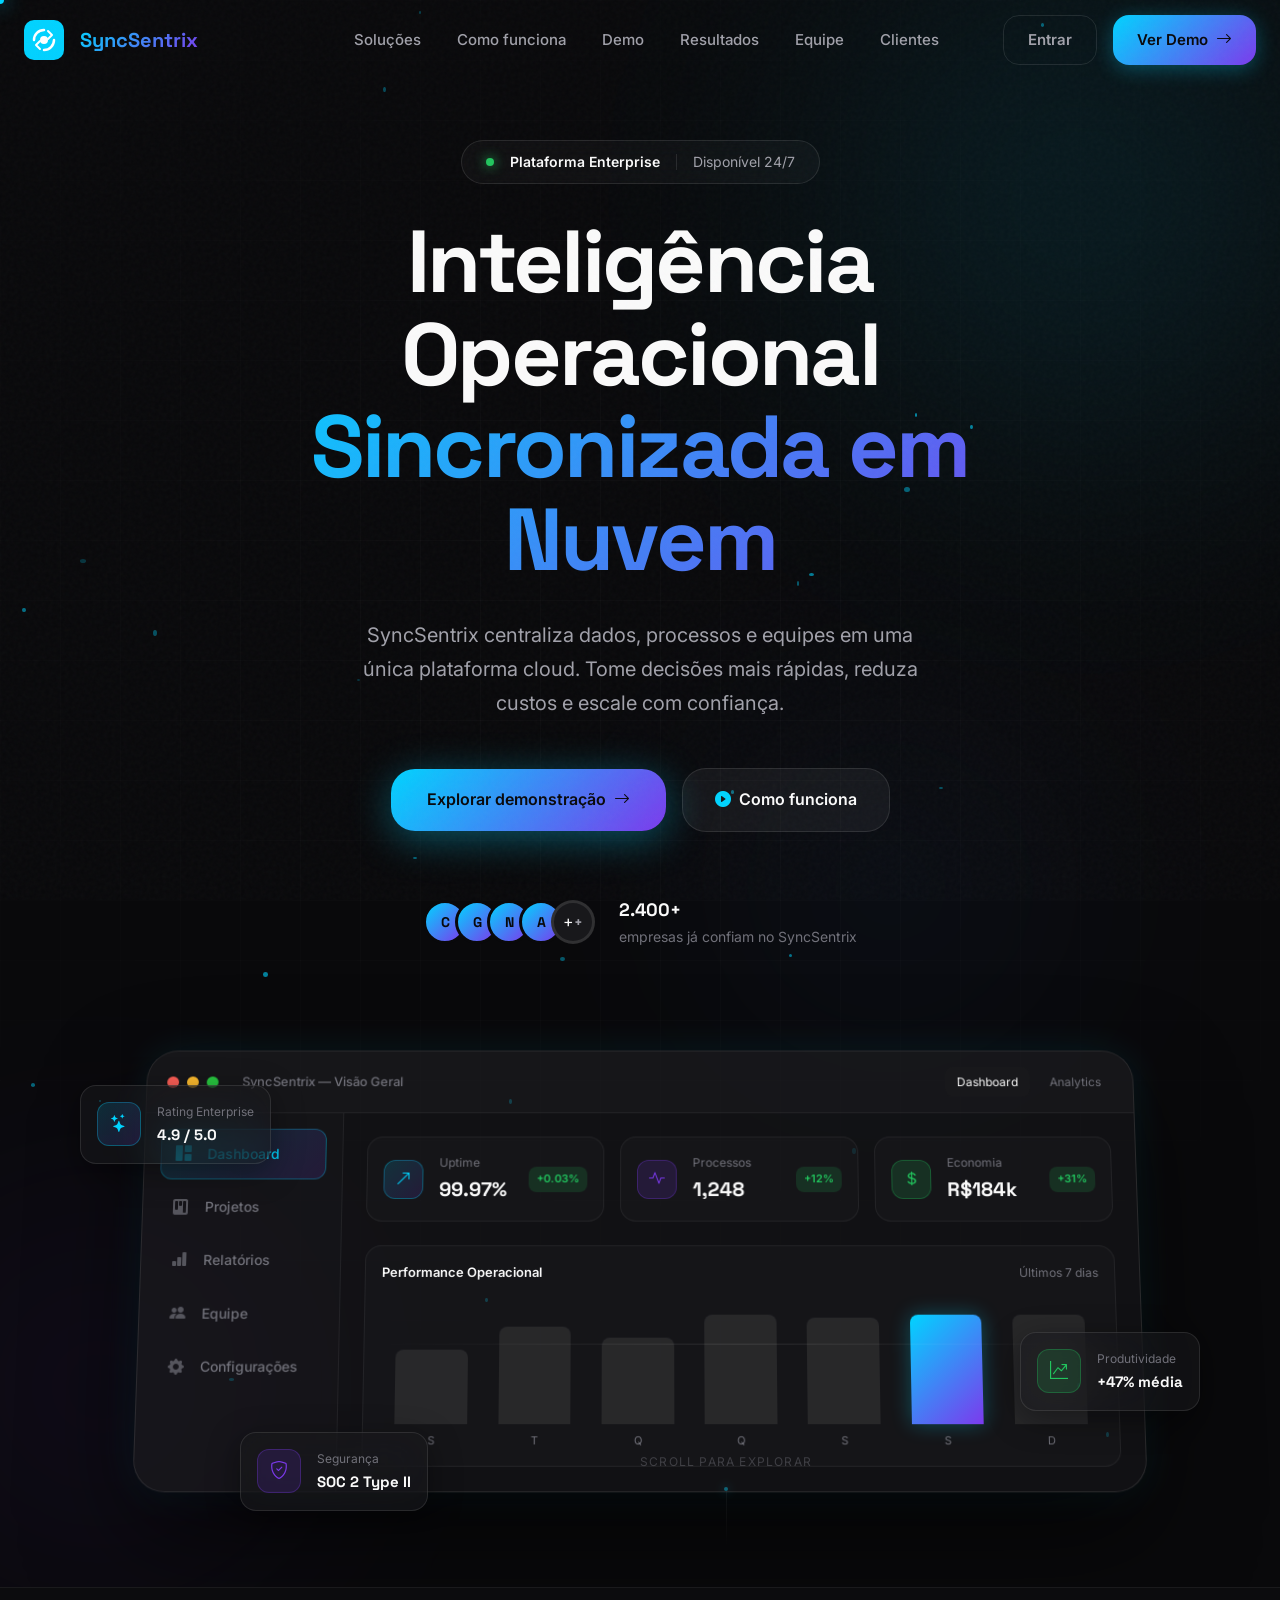
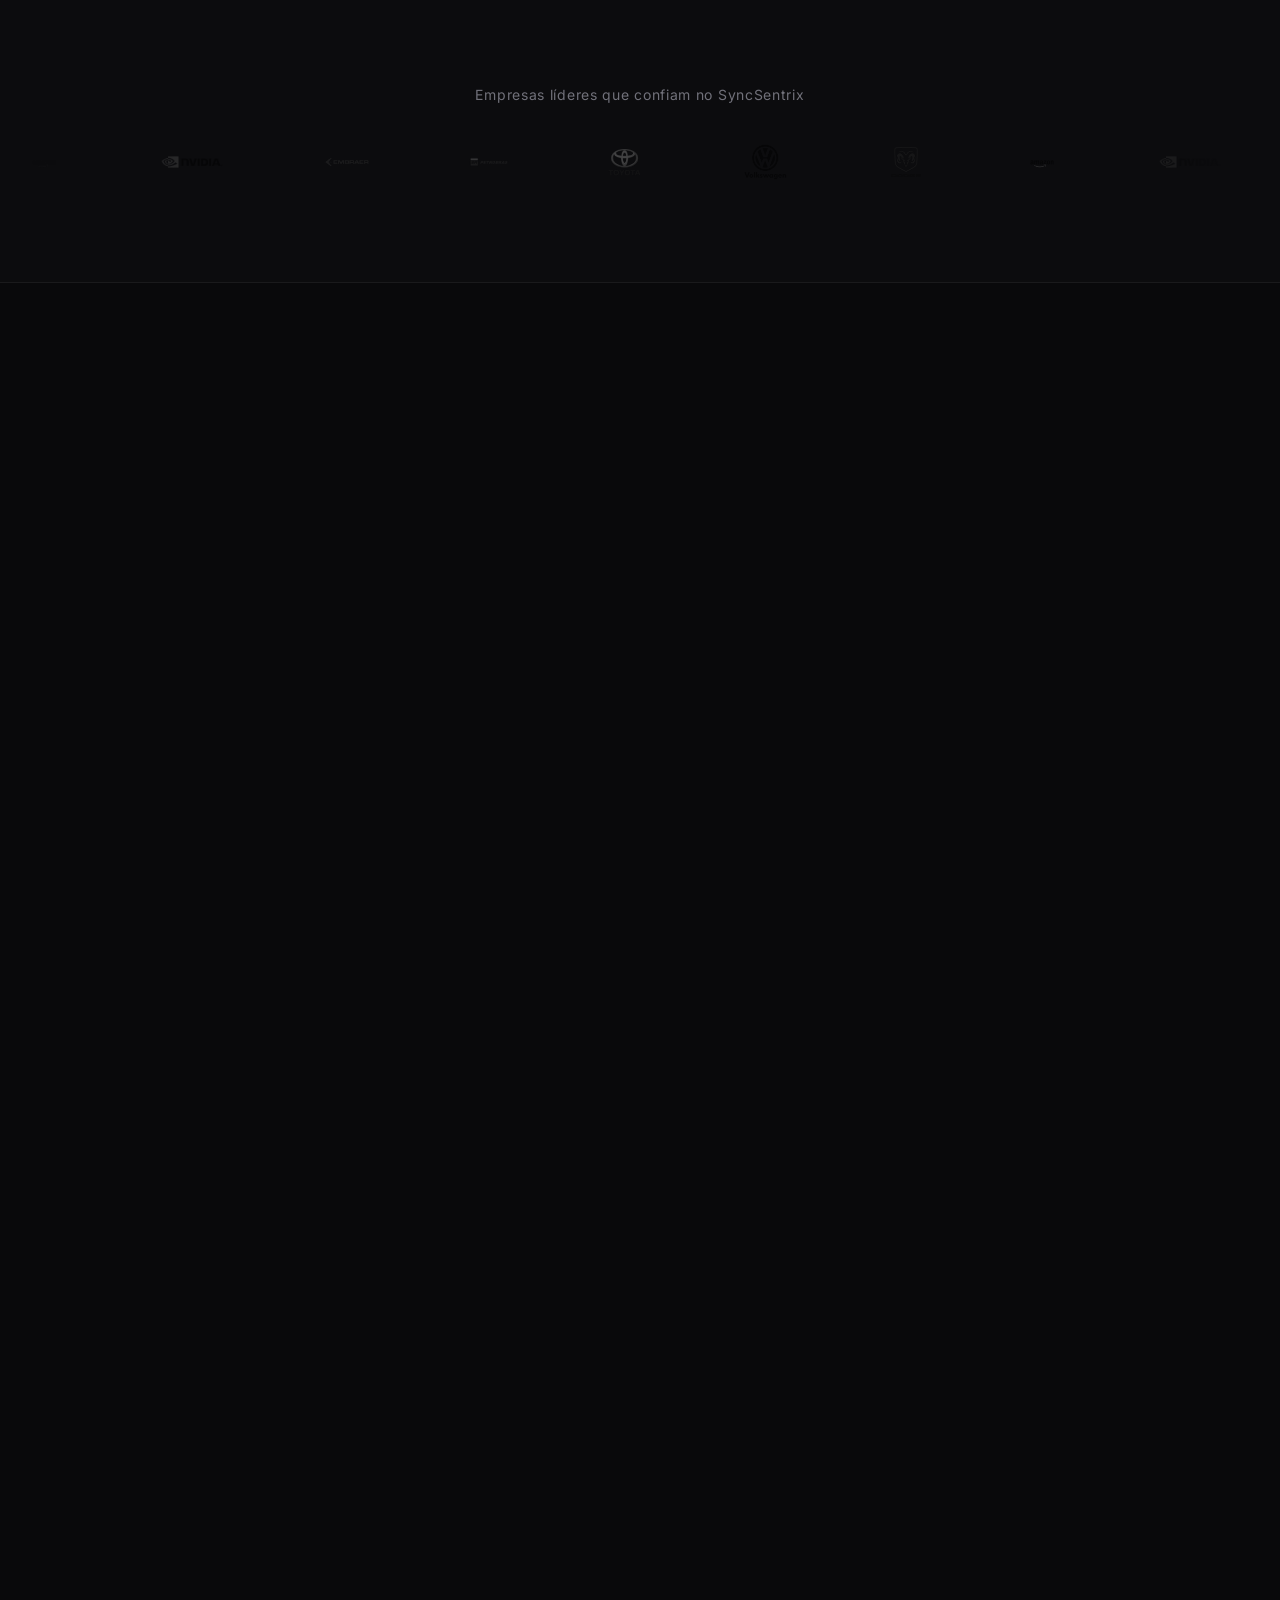
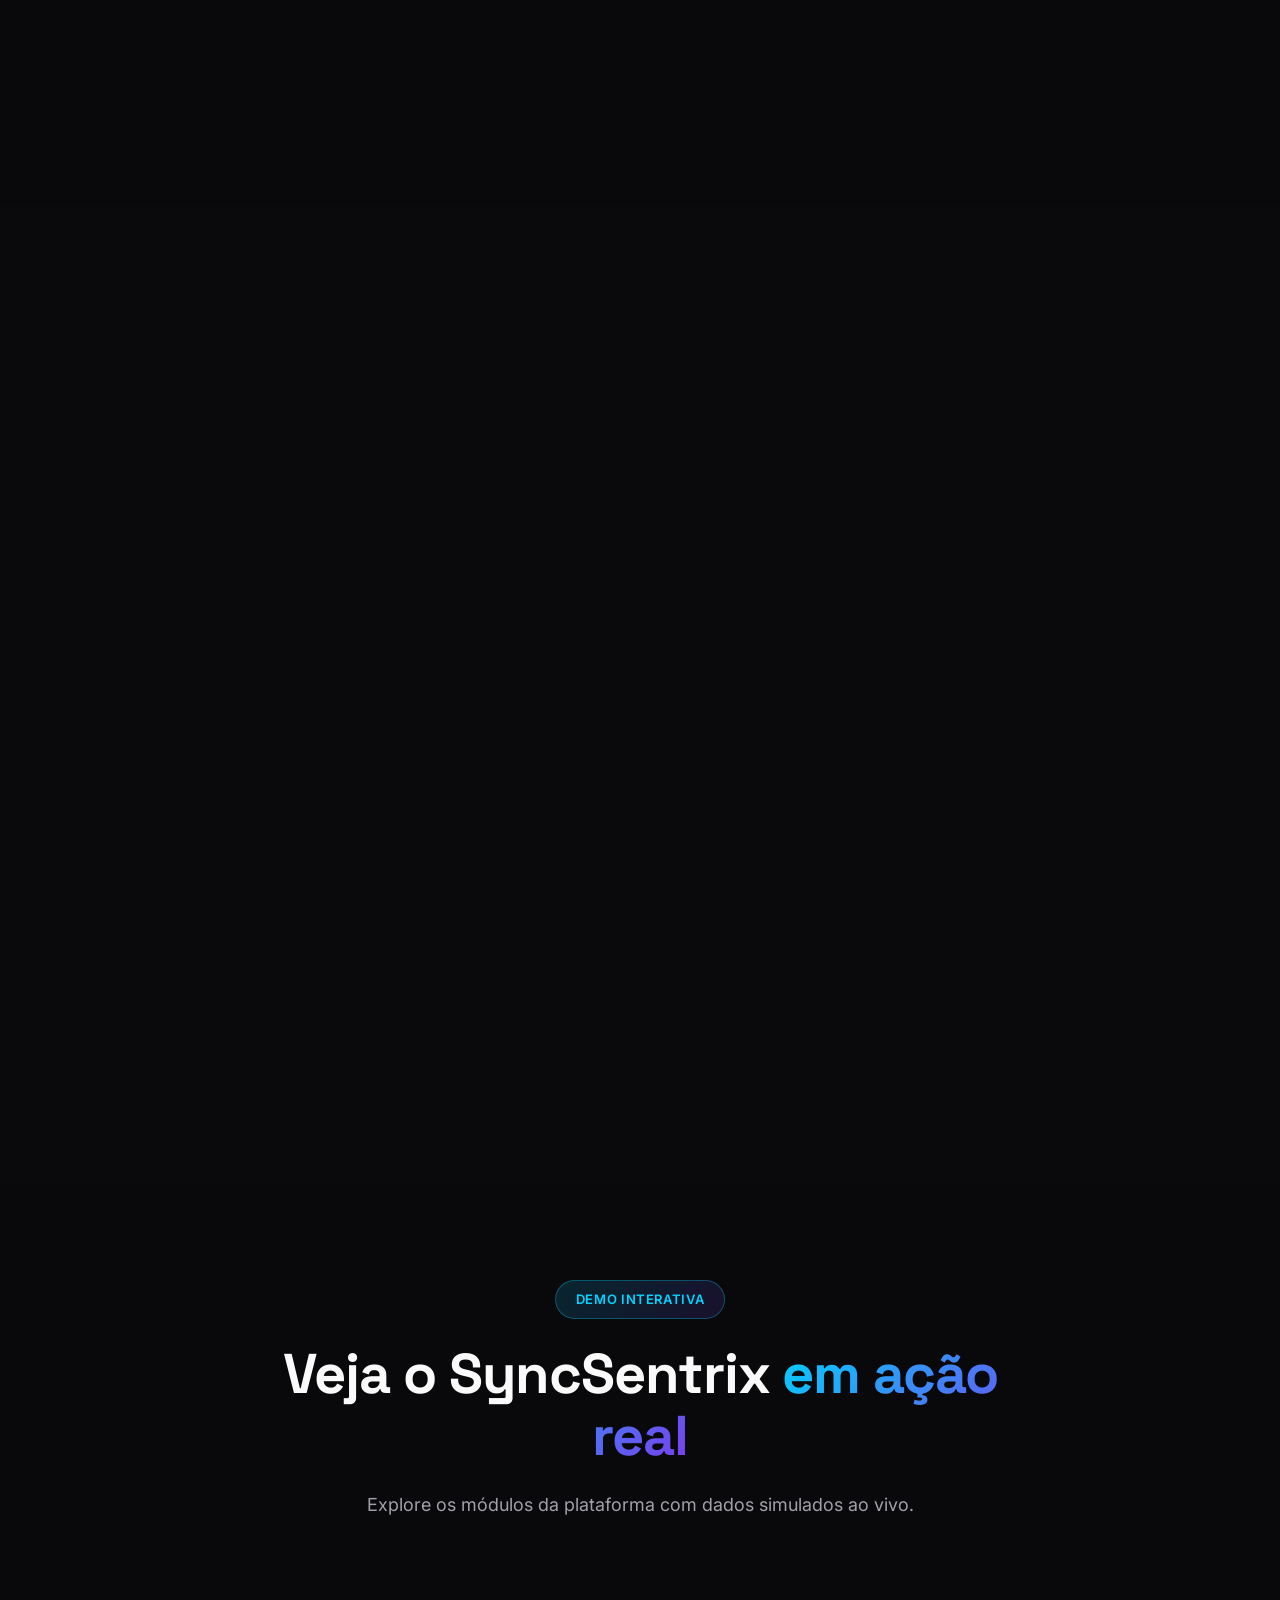
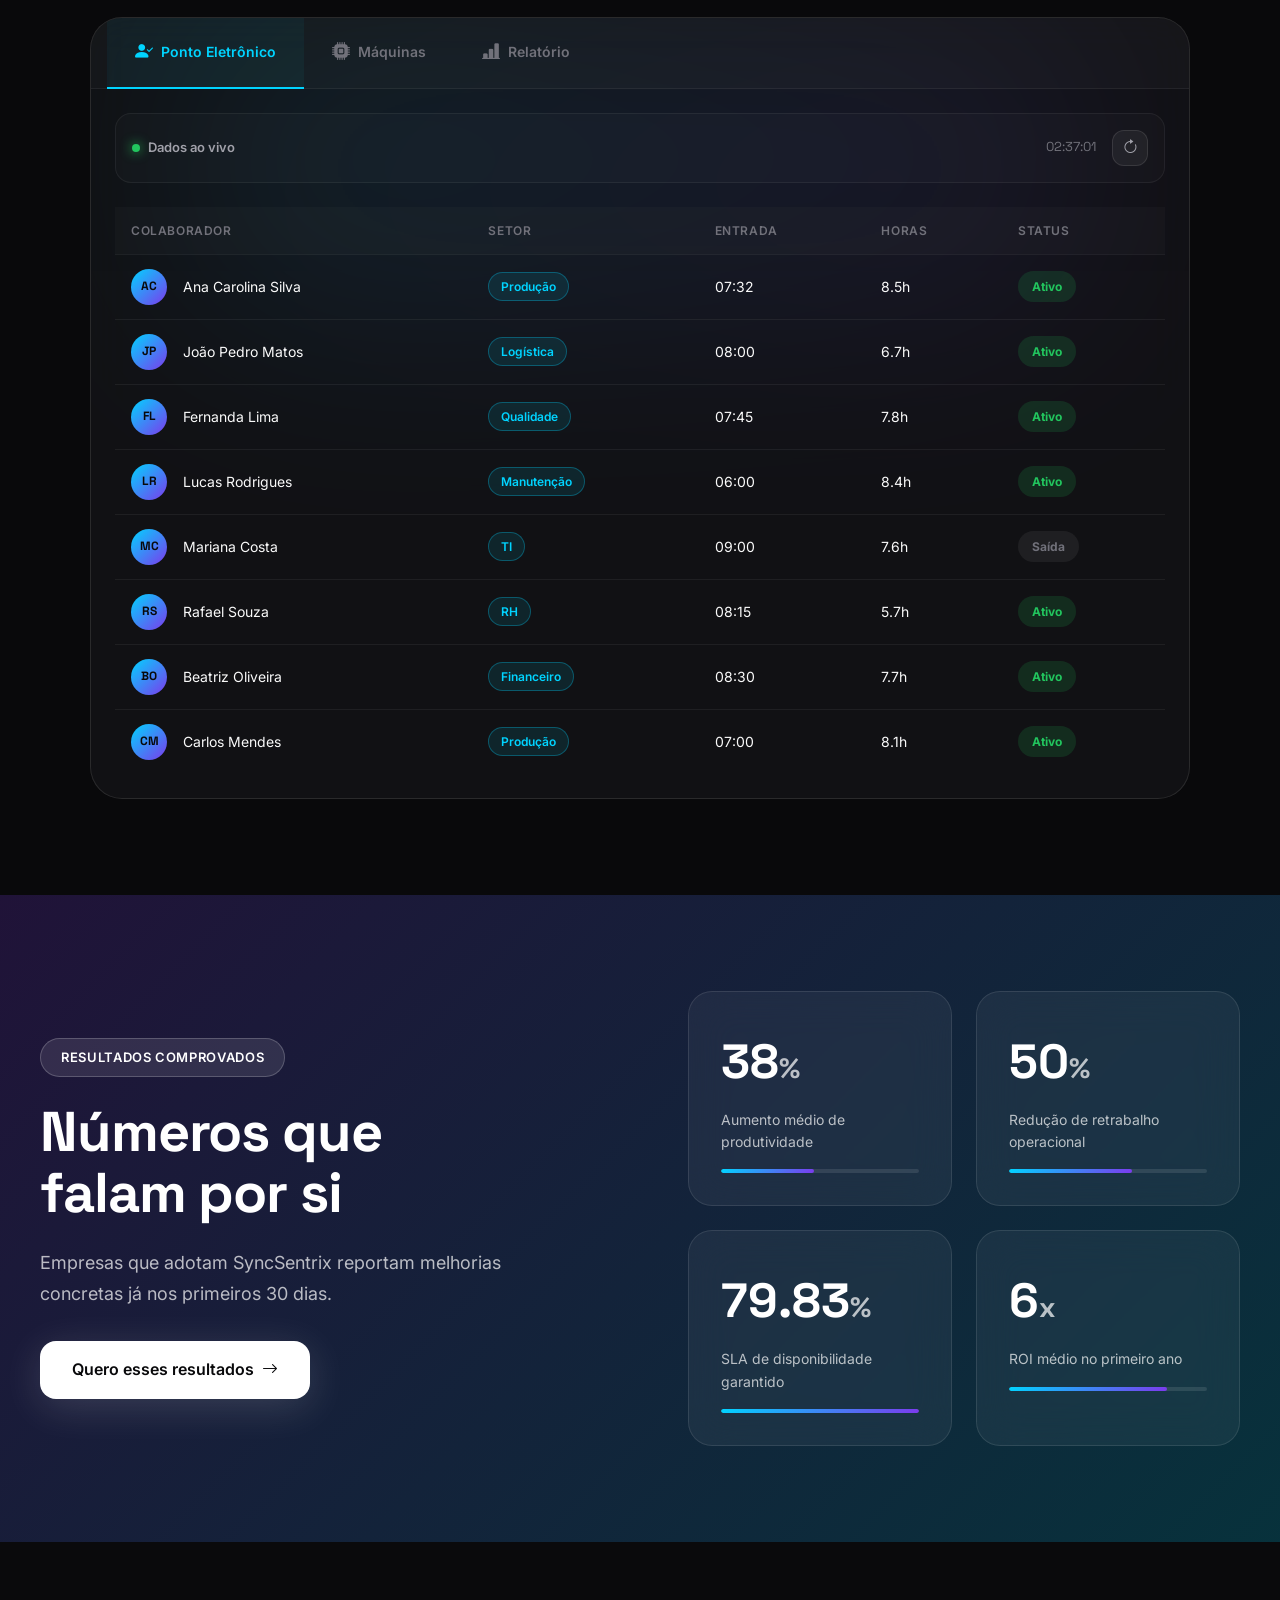
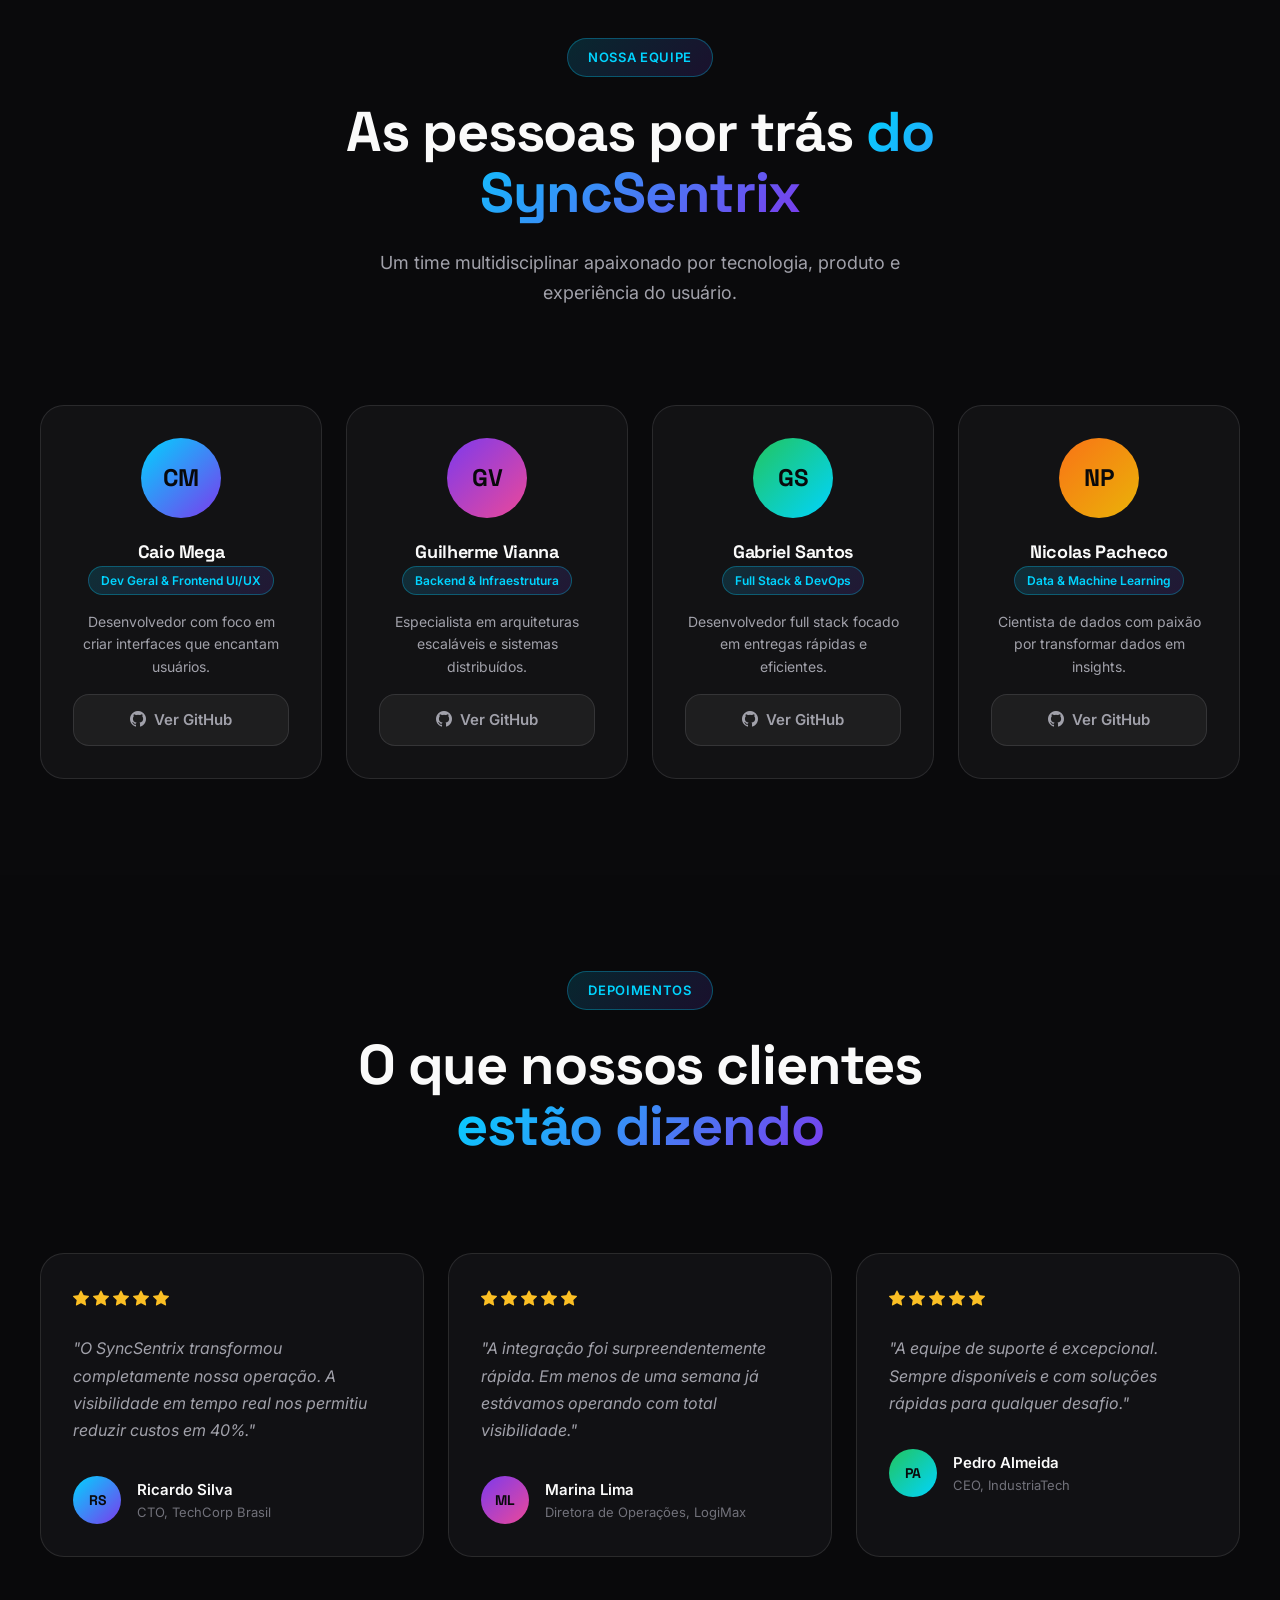
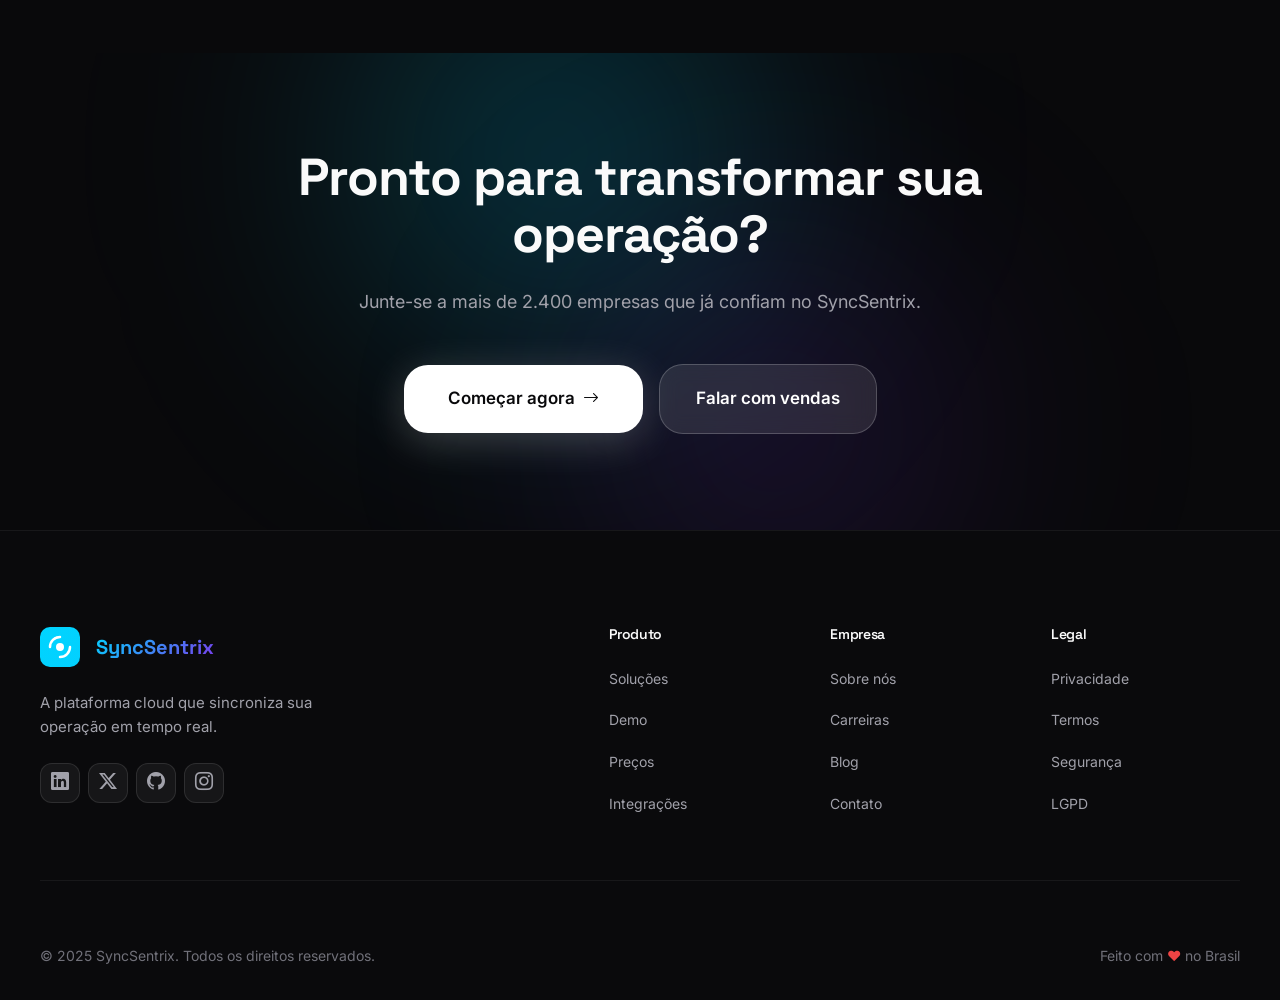
<file: index.html>
<!DOCTYPE html>
<html lang="pt-BR">
<head>
  <meta charset="UTF-8" />
  <meta name="viewport" content="width=device-width, initial-scale=1.0" />
  <meta name="description" content="SyncSentrix — O software cloud empresarial que centraliza, sincroniza e potencializa a inteligência operacional da sua empresa em tempo real." />
  <title>SyncSentrix — Cloud Enterprise Platform</title>
  <link rel="preconnect" href="https://fonts.googleapis.com" />
  <link rel="preconnect" href="https://fonts.gstatic.com" crossorigin />
  <link href="https://fonts.googleapis.com/css2?family=Space+Grotesk:wght@300;400;500;600;700&family=Inter:wght@300;400;500;600;700&display=swap" rel="stylesheet" />
  <link rel="stylesheet" href="https://cdn.jsdelivr.net/npm/bootstrap-icons@1.11.3/font/bootstrap-icons.min.css" />
  <link rel="stylesheet" href="style.css" />
</head>
<body>
  <!-- CURSOR GLOW -->
  <div class="cursor-glow" id="cursor-glow"></div>
  <div class="cursor-dot" id="cursor-dot"></div>

  <!-- NOISE OVERLAY -->
  <div class="noise-overlay"></div>

  <!-- NAV -->
  <nav class="nav" id="nav">
    <div class="nav__container">
      <a href="#" class="nav__logo" id="nav-logo">
        <div class="nav__logo-icon">
          <svg viewBox="0 0 40 40" fill="none">
            <rect width="40" height="40" rx="10" fill="url(#logoGrad)"/>
            <defs>
              <linearGradient id="logoGrad" x1="0" y1="0" x2="40" y2="40">
                <stop offset="0%" stop-color="#00D4FF"/>
                <stop offset="100%" stop-color="#7C3AED"/>
              </linearGradient>
            </defs>
            <path d="M10 20C10 14.477 14.477 10 20 10" stroke="#fff" stroke-width="2.5" stroke-linecap="round"/>
            <path d="M30 20C30 25.523 25.523 30 20 30" stroke="#fff" stroke-width="2.5" stroke-linecap="round"/>
            <circle cx="20" cy="20" r="4" fill="#fff"/>
            <path d="M24 11L28 15L24 19" stroke="#fff" stroke-width="2" stroke-linecap="round" stroke-linejoin="round"/>
            <path d="M16 21L12 25L16 29" stroke="#fff" stroke-width="2" stroke-linecap="round" stroke-linejoin="round"/>
          </svg>
        </div>
        <span class="nav__logo-text">SyncSentrix</span>
      </a>
      <ul class="nav__links" id="nav-links">
        <li><a href="#features" class="nav__link">Soluções</a></li>
        <li><a href="#how" class="nav__link">Como funciona</a></li>
        <li><a href="#demo" class="nav__link">Demo</a></li>
        <li><a href="#metrics" class="nav__link">Resultados</a></li>
        <li><a href="#team" class="nav__link">Equipe</a></li>
        <li><a href="#testimonials" class="nav__link">Clientes</a></li>
      </ul>
      <div class="nav__actions">
        <a href="login.html" class="btn btn--ghost">Entrar</a>
        <a href="demo-ponto.html" class="btn btn--primary">
          <span>Ver Demo</span>
          <i class="bi bi-arrow-right"></i>
        </a>
      </div>
      <button class="nav__hamburger" id="nav-hamburger" aria-label="Menu">
        <span></span><span></span><span></span>
      </button>
    </div>
  </nav>

  <!-- HERO -->
  <section class="hero" id="hero">
    <div class="hero__bg">
      <div class="hero__gradient hero__gradient--1"></div>
      <div class="hero__gradient hero__gradient--2"></div>
      <div class="hero__gradient hero__gradient--3"></div>
      <div class="hero__grid"></div>
      <div class="hero__particles" id="hero-particles"></div>
    </div>
    
    <div class="hero__content">
      <div class="hero__badge animate-in" style="--delay: 0">
        <span class="badge__pulse"></span>
        <span class="badge__text">Plataforma Enterprise</span>
        <span class="badge__divider"></span>
        <span class="badge__status">Disponível 24/7</span>
      </div>
      
      <h1 class="hero__title animate-in" style="--delay: 1">
        <span class="hero__title-line">Inteligência Operacional</span>
        <span class="hero__title-line hero__title--gradient">Sincronizada em Nuvem</span>
      </h1>
      
      <p class="hero__subtitle animate-in" style="--delay: 2">
        SyncSentrix centraliza dados, processos e equipes em uma única plataforma cloud.
        Tome decisões mais rápidas, reduza custos e escale com confiança.
      </p>
      
      <div class="hero__actions animate-in" style="--delay: 3">
        <a href="demo-ponto.html" class="btn btn--hero-primary magnetic-btn">
          <span class="btn__text">Explorar demonstração</span>
          <span class="btn__icon"><i class="bi bi-arrow-right"></i></span>
          <span class="btn__glow"></span>
        </a>
        <a href="#how" class="btn btn--hero-secondary magnetic-btn">
          <span class="btn__icon-left"><i class="bi bi-play-circle-fill"></i></span>
          <span class="btn__text">Como funciona</span>
        </a>
      </div>
      
      <div class="hero__social-proof animate-in" style="--delay: 4">
        <div class="hero__avatars">
          <div class="avatar" data-letter="C"></div>
          <div class="avatar" data-letter="G"></div>
          <div class="avatar" data-letter="N"></div>
          <div class="avatar" data-letter="A"></div>
          <div class="avatar avatar--more">+</div>
        </div>
        <div class="hero__proof-content">
          <span class="hero__proof-number">2.400+</span>
          <span class="hero__proof-text">empresas já confiam no SyncSentrix</span>
        </div>
      </div>
    </div>

    <div class="hero__visual animate-in" style="--delay: 2">
      <div class="hero__dashboard">
        <div class="dashboard__glow"></div>
        <div class="dashboard__header">
          <div class="dashboard__dots">
            <span class="dot dot--red"></span>
            <span class="dot dot--yellow"></span>
            <span class="dot dot--green"></span>
          </div>
          <span class="dashboard__title">SyncSentrix — Visão Geral</span>
          <div class="dashboard__tabs">
            <span class="dashboard__tab dashboard__tab--active">Dashboard</span>
            <span class="dashboard__tab">Analytics</span>
          </div>
        </div>
        <div class="dashboard__body">
          <div class="dashboard__sidebar">
            <div class="dash-nav-item dash-nav-item--active">
              <i class="bi bi-grid-1x2-fill"></i>
              <span>Dashboard</span>
            </div>
            <div class="dash-nav-item">
              <i class="bi bi-kanban-fill"></i>
              <span>Projetos</span>
            </div>
            <div class="dash-nav-item">
              <i class="bi bi-bar-chart-fill"></i>
              <span>Relatórios</span>
            </div>
            <div class="dash-nav-item">
              <i class="bi bi-people-fill"></i>
              <span>Equipe</span>
            </div>
            <div class="dash-nav-item">
              <i class="bi bi-gear-fill"></i>
              <span>Configurações</span>
            </div>
          </div>
          <div class="dashboard__main">
            <div class="dash-kpi-row">
              <div class="dash-kpi">
                <div class="dash-kpi__icon"><i class="bi bi-arrow-up-right"></i></div>
                <div class="dash-kpi__content">
                  <span class="dash-kpi__label">Uptime</span>
                  <span class="dash-kpi__value">99.97%</span>
                </div>
                <span class="dash-kpi__badge dash-kpi__badge--up">+0.03%</span>
              </div>
              <div class="dash-kpi">
                <div class="dash-kpi__icon dash-kpi__icon--purple"><i class="bi bi-activity"></i></div>
                <div class="dash-kpi__content">
                  <span class="dash-kpi__label">Processos</span>
                  <span class="dash-kpi__value">1,248</span>
                </div>
                <span class="dash-kpi__badge dash-kpi__badge--up">+12%</span>
              </div>
              <div class="dash-kpi">
                <div class="dash-kpi__icon dash-kpi__icon--green"><i class="bi bi-currency-dollar"></i></div>
                <div class="dash-kpi__content">
                  <span class="dash-kpi__label">Economia</span>
                  <span class="dash-kpi__value">R$184k</span>
                </div>
                <span class="dash-kpi__badge dash-kpi__badge--up">+31%</span>
              </div>
            </div>
            <div class="dash-chart">
              <div class="dash-chart__header">
                <span class="dash-chart__title">Performance Operacional</span>
                <span class="dash-chart__period">Últimos 7 dias</span>
              </div>
              <div class="dash-chart__visual">
                <div class="dash-chart__bars">
                  <div class="dash-bar" style="--h: 55%; --delay: 0"><span>S</span></div>
                  <div class="dash-bar" style="--h: 72%; --delay: 1"><span>T</span></div>
                  <div class="dash-bar" style="--h: 64%; --delay: 2"><span>Q</span></div>
                  <div class="dash-bar" style="--h: 88%; --delay: 3"><span>Q</span></div>
                  <div class="dash-bar" style="--h: 79%; --delay: 4"><span>S</span></div>
                  <div class="dash-bar dash-bar--active" style="--h: 95%; --delay: 5"><span>S</span></div>
                  <div class="dash-bar" style="--h: 82%; --delay: 6"><span>D</span></div>
                </div>
                <div class="dash-chart__line"></div>
              </div>
            </div>
          </div>
        </div>
      </div>
      
      <!-- Floating Cards -->
      <div class="hero__float hero__float--1">
        <div class="float__icon"><i class="bi bi-stars"></i></div>
        <div class="float__content">
          <span class="float__label">Rating Enterprise</span>
          <span class="float__value">4.9 / 5.0</span>
        </div>
        <div class="float__glow"></div>
      </div>
      
      <div class="hero__float hero__float--2">
        <div class="float__icon float__icon--green"><i class="bi bi-graph-up-arrow"></i></div>
        <div class="float__content">
          <span class="float__label">Produtividade</span>
          <span class="float__value">+47% média</span>
        </div>
        <div class="float__glow"></div>
      </div>
      
      <div class="hero__float hero__float--3">
        <div class="float__icon float__icon--purple"><i class="bi bi-shield-check"></i></div>
        <div class="float__content">
          <span class="float__label">Segurança</span>
          <span class="float__value">SOC 2 Type II</span>
        </div>
        <div class="float__glow"></div>
      </div>
    </div>

    <div class="hero__scroll">
      <span class="hero__scroll-text">Scroll para explorar</span>
      <div class="hero__scroll-line">
        <div class="hero__scroll-dot"></div>
      </div>
    </div>
  </section>

  <!-- LOGOS -->
  <section class="logos" id="logos">
    <div class="logos__container">
      <p class="logos__label">Empresas líderes que confiam no SyncSentrix</p>
      <div class="logos__track">
        <div class="logos__inner" id="logos-inner">
          <div class="logo-item"><img src="imgs/amazon-logo.png" alt="Amazon" /></div>
          <div class="logo-item"><img src="imgs/nvidia-logo.png" alt="Nvidia" /></div>
          <div class="logo-item"><img src="imgs/embraer-logo.png" alt="Embraer" /></div>
          <div class="logo-item"><img src="imgs/petrobras-logo.png" alt="Petrobras" /></div>
          <div class="logo-item"><img src="imgs/toyota-logo.png" alt="Toyota" /></div>
          <div class="logo-item"><img src="imgs/vw-logo.png" alt="Volkswagen" /></div>
          <div class="logo-item"><img src="imgs/dogde-logo.png" alt="Dodge" /></div>
          <!-- Duplicados para loop infinito -->
          <div class="logo-item"><img src="imgs/amazon-logo.png" alt="Amazon" /></div>
          <div class="logo-item"><img src="imgs/nvidia-logo.png" alt="Nvidia" /></div>
          <div class="logo-item"><img src="imgs/embraer-logo.png" alt="Embraer" /></div>
          <div class="logo-item"><img src="imgs/petrobras-logo.png" alt="Petrobras" /></div>
          <div class="logo-item"><img src="imgs/toyota-logo.png" alt="Toyota" /></div>
          <div class="logo-item"><img src="imgs/vw-logo.png" alt="Volkswagen" /></div>
          <div class="logo-item"><img src="imgs/dogde-logo.png" alt="Dodge" /></div>
        </div>
      </div>
    </div>
  </section>

  <!-- FEATURES BENTO -->
  <section class="features" id="features">
    <div class="features__container">
      <div class="section__header">
        <span class="section__badge">Soluções Enterprise</span>
        <h2 class="section__title">
          Tudo que sua empresa precisa,
          <span class="section__title--gradient">em um único lugar</span>
        </h2>
        <p class="section__subtitle">Do operacional ao estratégico, SyncSentrix conecta cada camada do seu negócio com precisão e segurança.</p>
      </div>
      
      <div class="features__bento">
        <!-- Card Grande Principal -->
        <div class="bento-card bento-card--large tilt-card">
          <div class="bento-card__glow"></div>
          <div class="bento-card__content">
            <div class="bento-card__icon">
              <i class="bi bi-speedometer2"></i>
            </div>
            <h3 class="bento-card__title">Inteligência de Dados em Tempo Real</h3>
            <p class="bento-card__desc">Painéis dinâmicos e relatórios automatizados que transformam dados brutos em decisões estratégicas. Alertas inteligentes, análise preditiva e visualizações avançadas.</p>
            <div class="bento-card__visual">
              <div class="mini-chart">
                <div class="mini-bar" style="--h:40%; --delay:0"></div>
                <div class="mini-bar" style="--h:65%; --delay:1"></div>
                <div class="mini-bar" style="--h:50%; --delay:2"></div>
                <div class="mini-bar mini-bar--accent" style="--h:85%; --delay:3"></div>
                <div class="mini-bar" style="--h:70%; --delay:4"></div>
                <div class="mini-bar mini-bar--accent" style="--h:95%; --delay:5"></div>
              </div>
            </div>
          </div>
        </div>

        <!-- Card Médio -->
        <div class="bento-card bento-card--medium tilt-card">
          <div class="bento-card__glow"></div>
          <div class="bento-card__content">
            <div class="bento-card__icon bento-card__icon--purple">
              <i class="bi bi-plugin"></i>
            </div>
            <h3 class="bento-card__title">Integração Universal</h3>
            <p class="bento-card__desc">Conecta com mais de 200 ferramentas — ERP, CRM, BI, APIs REST e webhooks.</p>
            <div class="bento-card__integrations">
              <span class="integration-pill">Salesforce</span>
              <span class="integration-pill">SAP</span>
              <span class="integration-pill">HubSpot</span>
              <span class="integration-pill">+197</span>
            </div>
          </div>
        </div>

        <!-- Card Médio -->
        <div class="bento-card bento-card--medium tilt-card">
          <div class="bento-card__glow"></div>
          <div class="bento-card__content">
            <div class="bento-card__icon bento-card__icon--green">
              <i class="bi bi-shield-lock-fill"></i>
            </div>
            <h3 class="bento-card__title">Segurança de Nível Bancário</h3>
            <p class="bento-card__desc">Criptografia AES-256, conformidade com LGPD e SOC 2.</p>
            <div class="bento-card__security">
              <div class="security-badge"><i class="bi bi-check-circle-fill"></i> LGPD</div>
              <div class="security-badge"><i class="bi bi-check-circle-fill"></i> SOC 2</div>
              <div class="security-badge"><i class="bi bi-check-circle-fill"></i> ISO 27001</div>
            </div>
          </div>
        </div>

        <!-- Card Pequeno -->
        <div class="bento-card bento-card--small tilt-card">
          <div class="bento-card__glow"></div>
          <div class="bento-card__content">
            <div class="bento-card__icon bento-card__icon--orange">
              <i class="bi bi-cpu-fill"></i>
            </div>
            <h3 class="bento-card__title">Automação IA</h3>
            <p class="bento-card__desc">Workflows automatizados com inteligência artificial.</p>
          </div>
        </div>

        <!-- Card Pequeno -->
        <div class="bento-card bento-card--small tilt-card">
          <div class="bento-card__glow"></div>
          <div class="bento-card__content">
            <div class="bento-card__icon bento-card__icon--blue">
              <i class="bi bi-people-fill"></i>
            </div>
            <h3 class="bento-card__title">Colaboração</h3>
            <p class="bento-card__desc">Espaços de trabalho compartilhados em tempo real.</p>
          </div>
        </div>

        <!-- Card Destaque -->
        <div class="bento-card bento-card--highlight tilt-card">
          <div class="bento-card__glow"></div>
          <div class="bento-card__content">
            <div class="bento-card__icon">
              <i class="bi bi-activity"></i>
            </div>
            <h3 class="bento-card__title">Monitoramento 24/7</h3>
            <p class="bento-card__desc">Visibilidade total com uptime garantido em SLA.</p>
            <div class="bento-card__uptime">
              <span class="uptime-value">99.97%</span>
              <span class="uptime-label">Uptime SLA</span>
            </div>
          </div>
        </div>
      </div>
    </div>
  </section>

  <!-- HOW IT WORKS -->
  <section class="how" id="how">
    <div class="how__container">
      <div class="section__header">
        <span class="section__badge">Processo Simples</span>
        <h2 class="section__title">
          Implantação em 3 passos,
          <span class="section__title--gradient">resultados desde o dia 1</span>
        </h2>
      </div>
      
      <div class="steps">
        <div class="step tilt-card">
          <div class="step__number">
            <span>01</span>
            <div class="step__number-glow"></div>
          </div>
          <div class="step__content">
            <h3 class="step__title">Conecte seus sistemas</h3>
            <p class="step__desc">Em minutos, integre suas ferramentas atuais. Nossa equipe de onboarding guia cada detalhe da migração com zero downtime.</p>
          </div>
          <div class="step__line"></div>
        </div>
        
        <div class="step tilt-card">
          <div class="step__number">
            <span>02</span>
            <div class="step__number-glow"></div>
          </div>
          <div class="step__content">
            <h3 class="step__title">Configure seu fluxo</h3>
            <p class="step__desc">Personalize dashboards, automatize processos e defina alertas inteligentes sem precisar de conhecimento técnico.</p>
          </div>
          <div class="step__line"></div>
        </div>
        
        <div class="step tilt-card">
          <div class="step__number">
            <span>03</span>
            <div class="step__number-glow"></div>
          </div>
          <div class="step__content">
            <h3 class="step__title">Monitore e escale</h3>
            <p class="step__desc">Acompanhe resultados em tempo real. SyncSentrix cresce junto com sua empresa — sem limites.</p>
          </div>
        </div>
      </div>
    </div>
  </section>

  <!-- DEMO INTERATIVA -->
  <section class="demo" id="demo">
    <div class="demo__container">
      <div class="section__header">
        <span class="section__badge">Demo Interativa</span>
        <h2 class="section__title">
          Veja o SyncSentrix
          <span class="section__title--gradient">em ação real</span>
        </h2>
        <p class="section__subtitle">Explore os módulos da plataforma com dados simulados ao vivo.</p>
      </div>
      
      <div class="demo__panel">
        <div class="demo__glow"></div>
        <div class="demo__tabs">
          <a href="demo-ponto.html" class="demo__tab demo__tab--active">
            <i class="bi bi-person-check-fill"></i>
            <span>Ponto Eletrônico</span>
          </a>
          <a href="demo-maquinas.html" class="demo__tab">
            <i class="bi bi-cpu-fill"></i>
            <span>Máquinas</span>
          </a>
          <a href="demo-relatorios.html" class="demo__tab">
            <i class="bi bi-bar-chart-line-fill"></i>
            <span>Relatório</span>
          </a>
        </div>
        
        <div class="demo__content">
          <!-- Ponto Eletrônico -->
          <div class="demo__tab-content demo__tab-content--active" id="content-ponto">
            <div class="demo__bar">
              <div class="demo__live-badge">
                <span class="demo__live-dot"></span>
                <span>Dados ao vivo</span>
              </div>
              <div class="demo__bar-right">
                <span class="demo__timestamp" id="ponto-timestamp"></span>
                <button class="demo__refresh-btn" id="refresh-ponto" title="Atualizar">
                  <i class="bi bi-arrow-clockwise"></i>
                </button>
              </div>
            </div>
            <div class="demo__table-wrap">
              <table class="demo__table">
                <thead>
                  <tr>
                    <th>Colaborador</th>
                    <th>Setor</th>
                    <th>Entrada</th>
                    <th>Horas</th>
                    <th>Status</th>
                  </tr>
                </thead>
                <tbody id="ponto-tbody"></tbody>
              </table>
            </div>
          </div>

          <!-- Máquinas -->
          <div class="demo__tab-content" id="content-maquinas">
            <div class="demo__bar">
              <div class="demo__live-badge">
                <span class="demo__live-dot"></span>
                <span>Sensores ao vivo</span>
              </div>
              <div class="demo__bar-right">
                <span class="demo__timestamp" id="maquinas-timestamp"></span>
                <button class="demo__refresh-btn" id="refresh-maquinas" title="Atualizar">
                  <i class="bi bi-arrow-clockwise"></i>
                </button>
              </div>
            </div>
            <div class="demo__machines-grid" id="machines-grid"></div>
          </div>

          <!-- Relatório -->
          <div class="demo__tab-content" id="content-relatorio">
            <div class="demo__bar">
              <div class="demo__live-badge">
                <span class="demo__live-dot"></span>
                <span>Relatório do dia</span>
              </div>
              <div class="demo__bar-right">
                <span class="demo__timestamp" id="relatorio-timestamp"></span>
                <button class="demo__refresh-btn" id="refresh-relatorio" title="Atualizar">
                  <i class="bi bi-arrow-clockwise"></i>
                </button>
              </div>
            </div>
            <div class="demo__report" id="demo-report"></div>
          </div>
        </div>
      </div>
    </div>
  </section>

  <!-- METRICS -->
  <section class="metrics" id="metrics">
    <div class="metrics__bg">
      <div class="metrics__gradient"></div>
    </div>
    <div class="metrics__container">
      <div class="metrics__content">
        <span class="section__badge section__badge--light">Resultados Comprovados</span>
        <h2 class="metrics__title">Números que falam por si</h2>
        <p class="metrics__subtitle">Empresas que adotam SyncSentrix reportam melhorias concretas já nos primeiros 30 dias.</p>
        <a href="demo-relatorios.html" class="btn btn--primary-white magnetic-btn">
          <span class="btn__text">Quero esses resultados</span>
          <span class="btn__icon"><i class="bi bi-arrow-right"></i></span>
        </a>
      </div>
      <div class="metrics__grid">
        <div class="metric-card tilt-card">
          <div class="metric-card__glow"></div>
          <div class="metric-card__value" data-target="47">0<span>%</span></div>
          <div class="metric-card__label">Aumento médio de produtividade</div>
          <div class="metric-card__bar">
            <div class="metric-card__bar-fill" style="--w: 47%"></div>
          </div>
        </div>
        <div class="metric-card tilt-card">
          <div class="metric-card__glow"></div>
          <div class="metric-card__value" data-target="62">0<span>%</span></div>
          <div class="metric-card__label">Redução de retrabalho operacional</div>
          <div class="metric-card__bar">
            <div class="metric-card__bar-fill" style="--w: 62%"></div>
          </div>
        </div>
        <div class="metric-card tilt-card">
          <div class="metric-card__glow"></div>
          <div class="metric-card__value" data-target="99.97">0<span>%</span></div>
          <div class="metric-card__label">SLA de disponibilidade garantido</div>
          <div class="metric-card__bar">
            <div class="metric-card__bar-fill" style="--w: 100%"></div>
          </div>
        </div>
        <div class="metric-card tilt-card">
          <div class="metric-card__glow"></div>
          <div class="metric-card__value" data-target="8">0<span>x</span></div>
          <div class="metric-card__label">ROI médio no primeiro ano</div>
          <div class="metric-card__bar">
            <div class="metric-card__bar-fill" style="--w: 80%"></div>
          </div>
        </div>
      </div>
    </div>
  </section>

  <!-- TEAM -->
  <section class="team" id="team">
    <div class="team__container">
      <div class="section__header">
        <span class="section__badge">Nossa Equipe</span>
        <h2 class="section__title">
          As pessoas por trás
          <span class="section__title--gradient">do SyncSentrix</span>
        </h2>
        <p class="section__subtitle">Um time multidisciplinar apaixonado por tecnologia, produto e experiência do usuário.</p>
      </div>
      
      <div class="team__grid">
        <div class="team-card tilt-card">
          <div class="team-card__glow"></div>
          <div class="team-card__avatar">
            <span>CM</span>
          </div>
          <h3 class="team-card__name">Caio Mega</h3>
          <span class="team-card__role">Dev Geral & Frontend UI/UX</span>
          <p class="team-card__bio">Desenvolvedor com foco em criar interfaces que encantam usuários.</p>
          <a href="https://github.com" class="btn btn--github magnetic-btn" target="_blank">
            <i class="bi bi-github"></i>
            <span>Ver GitHub</span>
          </a>
        </div>
        
        <div class="team-card tilt-card">
          <div class="team-card__glow"></div>
          <div class="team-card__avatar team-card__avatar--purple">
            <span>GV</span>
          </div>
          <h3 class="team-card__name">Guilherme Vianna</h3>
          <span class="team-card__role">Backend & Infraestrutura</span>
          <p class="team-card__bio">Especialista em arquiteturas escaláveis e sistemas distribuídos.</p>
          <a href="https://github.com" class="btn btn--github magnetic-btn" target="_blank">
            <i class="bi bi-github"></i>
            <span>Ver GitHub</span>
          </a>
        </div>
        
        <div class="team-card tilt-card">
          <div class="team-card__glow"></div>
          <div class="team-card__avatar team-card__avatar--green">
            <span>GS</span>
          </div>
          <h3 class="team-card__name">Gabriel Santos</h3>
          <span class="team-card__role">Full Stack & DevOps</span>
          <p class="team-card__bio">Desenvolvedor full stack focado em entregas rápidas e eficientes.</p>
          <a href="https://github.com" class="btn btn--github magnetic-btn" target="_blank">
            <i class="bi bi-github"></i>
            <span>Ver GitHub</span>
          </a>
        </div>
        
        <div class="team-card tilt-card">
          <div class="team-card__glow"></div>
          <div class="team-card__avatar team-card__avatar--orange">
            <span>NP</span>
          </div>
          <h3 class="team-card__name">Nicolas Pacheco</h3>
          <span class="team-card__role">Data & Machine Learning</span>
          <p class="team-card__bio">Cientista de dados com paixão por transformar dados em insights.</p>
          <a href="https://github.com" class="btn btn--github magnetic-btn" target="_blank">
            <i class="bi bi-github"></i>
            <span>Ver GitHub</span>
          </a>
        </div>
      </div>
    </div>
  </section>

  <!-- TESTIMONIALS -->
  <section class="testimonials" id="testimonials">
    <div class="testimonials__container">
      <div class="section__header">
        <span class="section__badge">Depoimentos</span>
        <h2 class="section__title">
          O que nossos clientes
          <span class="section__title--gradient">estão dizendo</span>
        </h2>
      </div>
      
      <div class="testimonials__grid">
        <div class="testimonial-card tilt-card">
          <div class="testimonial-card__glow"></div>
          <div class="testimonial-card__stars">
            <i class="bi bi-star-fill"></i>
            <i class="bi bi-star-fill"></i>
            <i class="bi bi-star-fill"></i>
            <i class="bi bi-star-fill"></i>
            <i class="bi bi-star-fill"></i>
          </div>
          <p class="testimonial-card__quote">"O SyncSentrix transformou completamente nossa operação. A visibilidade em tempo real nos permitiu reduzir custos em 40%."</p>
          <div class="testimonial-card__author">
            <div class="testimonial-card__avatar">RS</div>
            <div class="testimonial-card__info">
              <span class="testimonial-card__name">Ricardo Silva</span>
              <span class="testimonial-card__company">CTO, TechCorp Brasil</span>
            </div>
          </div>
        </div>
        
        <div class="testimonial-card tilt-card">
          <div class="testimonial-card__glow"></div>
          <div class="testimonial-card__stars">
            <i class="bi bi-star-fill"></i>
            <i class="bi bi-star-fill"></i>
            <i class="bi bi-star-fill"></i>
            <i class="bi bi-star-fill"></i>
            <i class="bi bi-star-fill"></i>
          </div>
          <p class="testimonial-card__quote">"A integração foi surpreendentemente rápida. Em menos de uma semana já estávamos operando com total visibilidade."</p>
          <div class="testimonial-card__author">
            <div class="testimonial-card__avatar testimonial-card__avatar--purple">ML</div>
            <div class="testimonial-card__info">
              <span class="testimonial-card__name">Marina Lima</span>
              <span class="testimonial-card__company">Diretora de Operações, LogiMax</span>
            </div>
          </div>
        </div>
        
        <div class="testimonial-card tilt-card">
          <div class="testimonial-card__glow"></div>
          <div class="testimonial-card__stars">
            <i class="bi bi-star-fill"></i>
            <i class="bi bi-star-fill"></i>
            <i class="bi bi-star-fill"></i>
            <i class="bi bi-star-fill"></i>
            <i class="bi bi-star-fill"></i>
          </div>
          <p class="testimonial-card__quote">"A equipe de suporte é excepcional. Sempre disponíveis e com soluções rápidas para qualquer desafio."</p>
          <div class="testimonial-card__author">
            <div class="testimonial-card__avatar testimonial-card__avatar--green">PA</div>
            <div class="testimonial-card__info">
              <span class="testimonial-card__name">Pedro Almeida</span>
              <span class="testimonial-card__company">CEO, IndustriaTech</span>
            </div>
          </div>
        </div>
      </div>
    </div>
  </section>

  <!-- CTA -->
  <section class="cta" id="cta">
    <div class="cta__bg">
      <div class="cta__gradient cta__gradient--1"></div>
      <div class="cta__gradient cta__gradient--2"></div>
    </div>
    <div class="cta__container">
      <h2 class="cta__title">Pronto para transformar sua operação?</h2>
      <p class="cta__subtitle">Junte-se a mais de 2.400 empresas que já confiam no SyncSentrix.</p>
      <div class="cta__actions">
        <a href="demo-ponto.html" class="btn btn--cta-primary magnetic-btn">
          <span class="btn__text">Começar agora</span>
          <span class="btn__icon"><i class="bi bi-arrow-right"></i></span>
        </a>
        <a href="#" class="btn btn--cta-ghost magnetic-btn">
          <span class="btn__text">Falar com vendas</span>
        </a>
      </div>
    </div>
  </section>

  <!-- FOOTER -->
  <footer class="footer">
    <div class="footer__container">
      <div class="footer__main">
        <div class="footer__brand">
          <a href="#" class="footer__logo">
            <div class="nav__logo-icon">
              <svg viewBox="0 0 40 40" fill="none">
                <rect width="40" height="40" rx="10" fill="url(#logoGrad2)"/>
                <defs>
                  <linearGradient id="logoGrad2" x1="0" y1="0" x2="40" y2="40">
                    <stop offset="0%" stop-color="#00D4FF"/>
                    <stop offset="100%" stop-color="#7C3AED"/>
                  </linearGradient>
                </defs>
                <path d="M10 20C10 14.477 14.477 10 20 10" stroke="#fff" stroke-width="2.5" stroke-linecap="round"/>
                <path d="M30 20C30 25.523 25.523 30 20 30" stroke="#fff" stroke-width="2.5" stroke-linecap="round"/>
                <circle cx="20" cy="20" r="4" fill="#fff"/>
              </svg>
            </div>
            <span>SyncSentrix</span>
          </a>
          <p class="footer__desc">A plataforma cloud que sincroniza sua operação em tempo real.</p>
          <div class="footer__social">
            <a href="#" class="footer__social-link"><i class="bi bi-linkedin"></i></a>
            <a href="#" class="footer__social-link"><i class="bi bi-twitter-x"></i></a>
            <a href="#" class="footer__social-link"><i class="bi bi-github"></i></a>
            <a href="#" class="footer__social-link"><i class="bi bi-instagram"></i></a>
          </div>
        </div>
        
        <div class="footer__links">
          <div class="footer__col">
            <h4 class="footer__col-title">Produto</h4>
            <ul>
              <li><a href="#features">Soluções</a></li>
              <li><a href="#demo">Demo</a></li>
              <li><a href="#">Preços</a></li>
              <li><a href="#">Integrações</a></li>
            </ul>
          </div>
          <div class="footer__col">
            <h4 class="footer__col-title">Empresa</h4>
            <ul>
              <li><a href="#team">Sobre nós</a></li>
              <li><a href="#">Carreiras</a></li>
              <li><a href="#">Blog</a></li>
              <li><a href="#">Contato</a></li>
            </ul>
          </div>
          <div class="footer__col">
            <h4 class="footer__col-title">Legal</h4>
            <ul>
              <li><a href="#">Privacidade</a></li>
              <li><a href="#">Termos</a></li>
              <li><a href="#">Segurança</a></li>
              <li><a href="#">LGPD</a></li>
            </ul>
          </div>
        </div>
      </div>
      
      <div class="footer__bottom">
        <p>&copy; 2025 SyncSentrix. Todos os direitos reservados.</p>
        <p class="footer__made">Feito com <span class="footer__heart">&#9829;</span> no Brasil</p>
      </div>
    </div>
  </footer>

  <script src="script.js"></script>
</body>
</html>
</file>
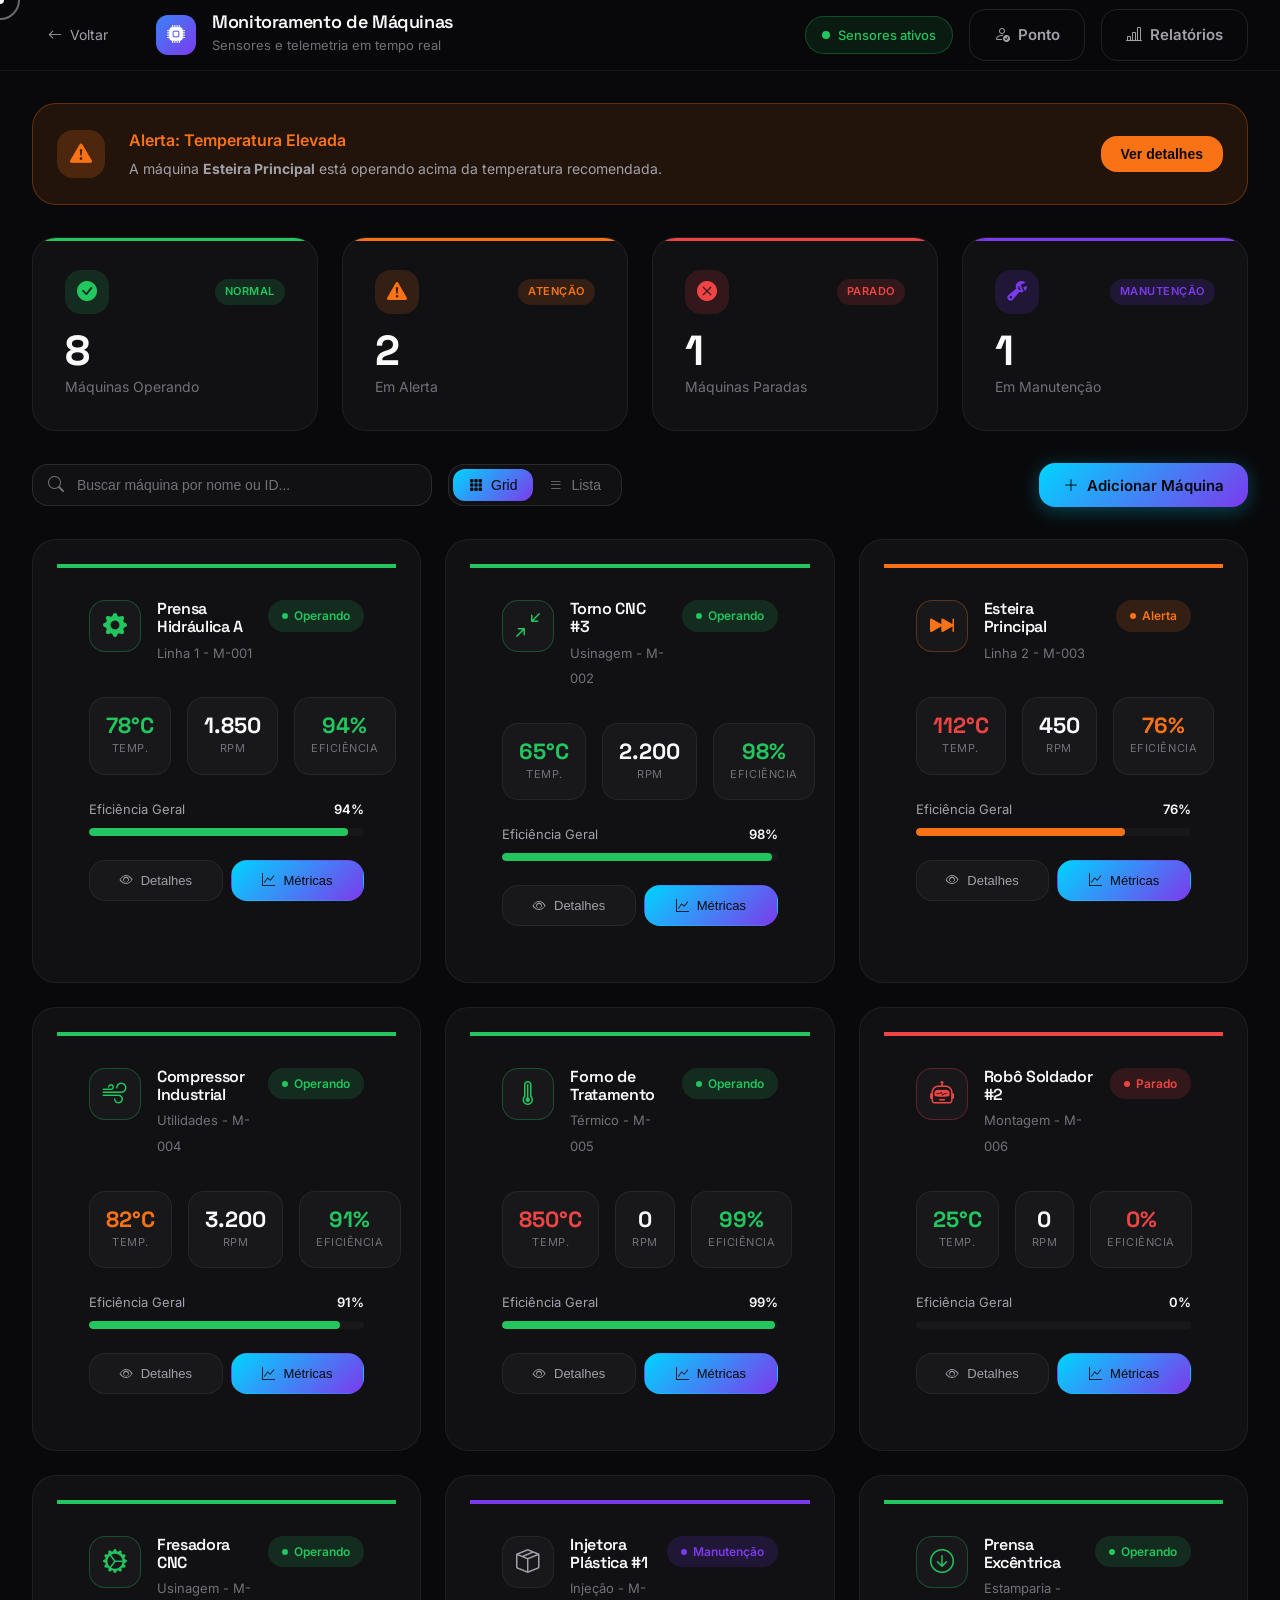
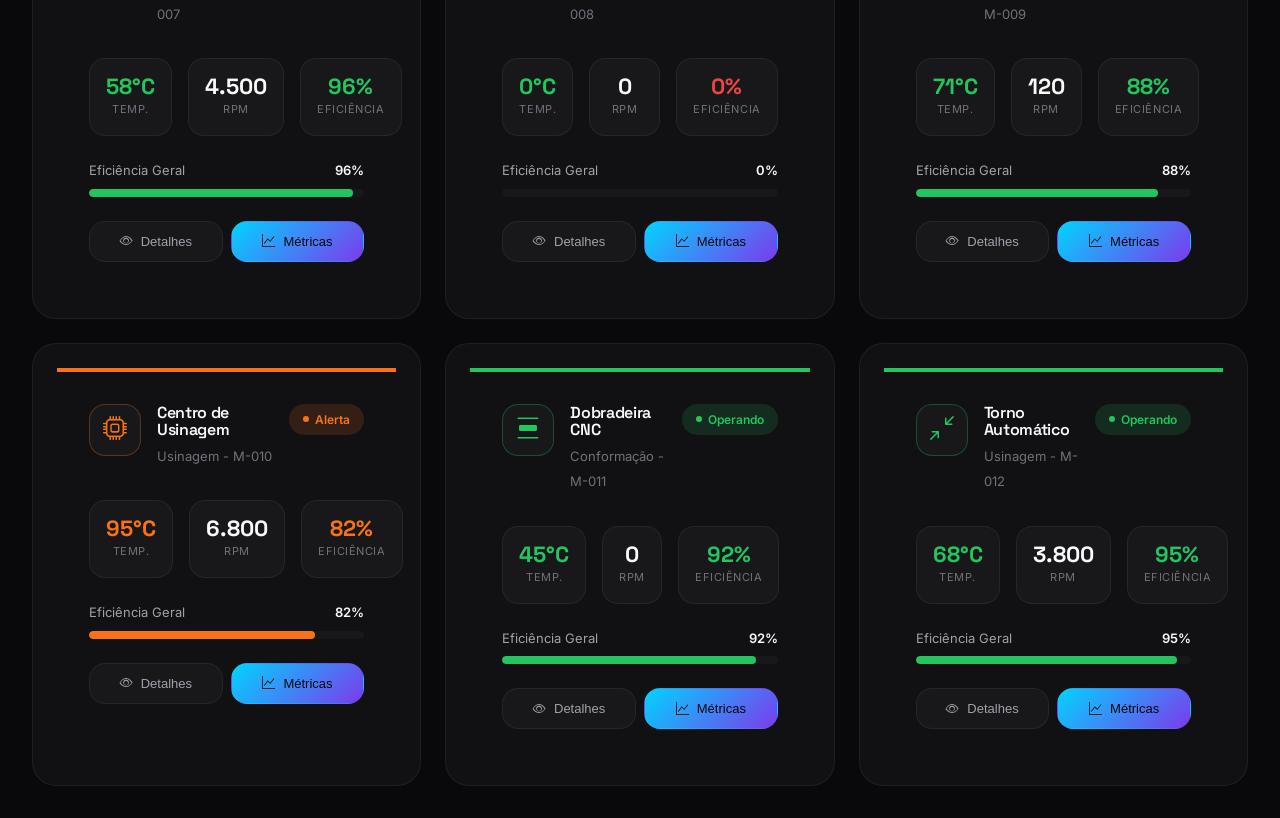
<file: demo-maquinas.html>
<!DOCTYPE html>
<html lang="pt-BR">
<head>
  <meta charset="UTF-8" />
  <meta name="viewport" content="width=device-width, initial-scale=1.0" />
  <title>SyncSentrix — Monitoramento de Máquinas | Demo Completa</title>
  <link rel="preconnect" href="https://fonts.googleapis.com" />
  <link rel="preconnect" href="https://fonts.gstatic.com" crossorigin />
  <link href="https://fonts.googleapis.com/css2?family=Space+Grotesk:wght@300;400;500;600;700&family=Inter:wght@300;400;500;600;700&display=swap" rel="stylesheet" />
  <link rel="stylesheet" href="https://cdn.jsdelivr.net/npm/bootstrap-icons@1.11.3/font/bootstrap-icons.min.css" />
  <link rel="stylesheet" href="style.css" />
  <style>
    /* Demo App Styles */
    .demo-app {
      min-height: 100vh;
      background: var(--bg-primary);
    }

    .demo-header {
      position: sticky;
      top: 0;
      z-index: 100;
      background: rgba(9, 9, 11, 0.9);
      backdrop-filter: blur(20px);
      border-bottom: 1px solid var(--border-subtle);
      padding: 0 var(--space-xl);
    }

    .demo-header__inner {
      max-width: 1600px;
      margin: 0 auto;
      height: 70px;
      display: flex;
      align-items: center;
      gap: var(--space-xl);
    }

    .demo-header__back {
      display: flex;
      align-items: center;
      gap: var(--space-sm);
      color: var(--text-secondary);
      font-size: 14px;
      padding: 8px 16px;
      border-radius: var(--radius-md);
      transition: all 0.2s ease;
    }

    .demo-header__back:hover {
      background: var(--bg-elevated);
      color: var(--text-primary);
    }

    .demo-header__title {
      display: flex;
      align-items: center;
      gap: var(--space-md);
    }

    .demo-header__icon {
      width: 40px;
      height: 40px;
      border-radius: var(--radius-md);
      background: var(--gradient-secondary);
      display: flex;
      align-items: center;
      justify-content: center;
      color: white;
      font-size: 18px;
    }

    .demo-header__text h1 {
      font-size: 18px;
      font-weight: 600;
      color: var(--text-primary);
    }

    .demo-header__text span {
      font-size: 13px;
      color: var(--text-muted);
    }

    .demo-header__actions {
      display: flex;
      align-items: center;
      gap: var(--space-md);
      margin-left: auto;
    }

    .demo-main {
      max-width: 1600px;
      margin: 0 auto;
      padding: var(--space-xl);
    }

    /* Overview Panel */
    .overview-panel {
      display: grid;
      grid-template-columns: repeat(4, 1fr);
      gap: var(--space-lg);
      margin-bottom: var(--space-xl);
    }

    .overview-card {
      background: var(--bg-card);
      border: 1px solid var(--border-subtle);
      border-radius: var(--radius-xl);
      padding: var(--space-xl);
      position: relative;
      overflow: hidden;
    }

    .overview-card::before {
      content: '';
      position: absolute;
      top: 0;
      left: 0;
      right: 0;
      height: 3px;
    }

    .overview-card--operating::before { background: var(--accent-green); }
    .overview-card--warning::before { background: var(--accent-orange); }
    .overview-card--stopped::before { background: #EF4444; }
    .overview-card--maintenance::before { background: var(--accent-purple); }

    .overview-card__header {
      display: flex;
      align-items: center;
      justify-content: space-between;
      margin-bottom: var(--space-md);
    }

    .overview-card__icon {
      width: 44px;
      height: 44px;
      border-radius: var(--radius-lg);
      display: flex;
      align-items: center;
      justify-content: center;
      font-size: 20px;
    }

    .overview-card--operating .overview-card__icon {
      background: rgba(34, 197, 94, 0.15);
      color: var(--accent-green);
    }

    .overview-card--warning .overview-card__icon {
      background: rgba(249, 115, 22, 0.15);
      color: var(--accent-orange);
    }

    .overview-card--stopped .overview-card__icon {
      background: rgba(239, 68, 68, 0.15);
      color: #EF4444;
    }

    .overview-card--maintenance .overview-card__icon {
      background: rgba(124, 58, 237, 0.15);
      color: var(--accent-purple);
    }

    .overview-card__badge {
      font-size: 11px;
      font-weight: 600;
      padding: 4px 10px;
      border-radius: var(--radius-full);
      text-transform: uppercase;
      letter-spacing: 0.05em;
    }

    .overview-card--operating .overview-card__badge {
      background: rgba(34, 197, 94, 0.15);
      color: var(--accent-green);
    }

    .overview-card--warning .overview-card__badge {
      background: rgba(249, 115, 22, 0.15);
      color: var(--accent-orange);
    }

    .overview-card--stopped .overview-card__badge {
      background: rgba(239, 68, 68, 0.15);
      color: #EF4444;
    }

    .overview-card--maintenance .overview-card__badge {
      background: rgba(124, 58, 237, 0.15);
      color: var(--accent-purple);
    }

    .overview-card__value {
      font-family: 'Space Grotesk', sans-serif;
      font-size: 42px;
      font-weight: 700;
      color: var(--text-primary);
      line-height: 1;
      margin-bottom: var(--space-xs);
    }

    .overview-card__label {
      font-size: 14px;
      color: var(--text-muted);
    }

    /* Controls */
    .controls {
      display: flex;
      align-items: center;
      gap: var(--space-md);
      flex-wrap: wrap;
      margin-bottom: var(--space-xl);
    }

    .search-box {
      position: relative;
      flex: 1;
      min-width: 280px;
      max-width: 400px;
    }

    .search-box input {
      width: 100%;
      background: var(--bg-card);
      border: 1px solid var(--border-default);
      border-radius: var(--radius-lg);
      padding: 12px 16px 12px 44px;
      color: var(--text-primary);
      font-size: 14px;
      transition: all 0.2s ease;
    }

    .search-box input::placeholder {
      color: var(--text-muted);
    }

    .search-box input:focus {
      outline: none;
      border-color: var(--accent-cyan);
      box-shadow: 0 0 0 3px rgba(0, 212, 255, 0.1);
    }

    .search-box i {
      position: absolute;
      left: 16px;
      top: 50%;
      transform: translateY(-50%);
      color: var(--text-muted);
    }

    .view-toggle {
      display: flex;
      background: var(--bg-card);
      border: 1px solid var(--border-default);
      border-radius: var(--radius-lg);
      padding: 4px;
    }

    .view-toggle__btn {
      padding: 8px 16px;
      border-radius: var(--radius-md);
      background: transparent;
      border: none;
      color: var(--text-muted);
      font-size: 14px;
      cursor: pointer;
      display: flex;
      align-items: center;
      gap: var(--space-sm);
      transition: all 0.2s ease;
    }

    .view-toggle__btn.active {
      background: var(--gradient-primary);
      color: var(--bg-primary);
    }

    .view-toggle__btn:hover:not(.active) {
      color: var(--text-primary);
    }

    /* Machines Grid */
    .machines-grid {
      display: grid;
      grid-template-columns: repeat(auto-fill, minmax(380px, 1fr));
      gap: var(--space-lg);
    }

    .machine-card {
      background: var(--bg-card);
      border: 1px solid var(--border-subtle);
      border-radius: var(--radius-xl);
      overflow: hidden;
      transition: all 0.3s ease;
    }

    .machine-card:hover {
      border-color: var(--border-default);
      transform: translateY(-4px);
      box-shadow: var(--shadow-lg);
    }

    .machine-card__status-bar {
      height: 4px;
    }

    .machine-card--operating .machine-card__status-bar { background: var(--accent-green); }
    .machine-card--warning .machine-card__status-bar { background: var(--accent-orange); }
    .machine-card--stopped .machine-card__status-bar { background: #EF4444; }
    .machine-card--maintenance .machine-card__status-bar { background: var(--accent-purple); }

    .machine-card__header {
      display: flex;
      align-items: flex-start;
      justify-content: space-between;
      padding: var(--space-xl);
      padding-bottom: var(--space-md);
    }

    .machine-card__info {
      display: flex;
      gap: var(--space-md);
    }

    .machine-card__icon {
      width: 52px;
      height: 52px;
      border-radius: var(--radius-lg);
      background: var(--bg-elevated);
      border: 1px solid var(--border-subtle);
      display: flex;
      align-items: center;
      justify-content: center;
      font-size: 24px;
      color: var(--text-secondary);
    }

    .machine-card--operating .machine-card__icon { color: var(--accent-green); border-color: rgba(34, 197, 94, 0.3); }
    .machine-card--warning .machine-card__icon { color: var(--accent-orange); border-color: rgba(249, 115, 22, 0.3); }
    .machine-card--stopped .machine-card__icon { color: #EF4444; border-color: rgba(239, 68, 68, 0.3); }

    .machine-card__meta h3 {
      font-size: 16px;
      font-weight: 600;
      color: var(--text-primary);
      margin-bottom: 4px;
    }

    .machine-card__meta span {
      font-size: 13px;
      color: var(--text-muted);
    }

    .machine-card__status {
      padding: 6px 14px;
      border-radius: var(--radius-full);
      font-size: 12px;
      font-weight: 600;
      display: flex;
      align-items: center;
      gap: 6px;
    }

    .machine-card--operating .machine-card__status {
      background: rgba(34, 197, 94, 0.15);
      color: var(--accent-green);
    }

    .machine-card--warning .machine-card__status {
      background: rgba(249, 115, 22, 0.15);
      color: var(--accent-orange);
    }

    .machine-card--stopped .machine-card__status {
      background: rgba(239, 68, 68, 0.15);
      color: #EF4444;
    }

    .machine-card--maintenance .machine-card__status {
      background: rgba(124, 58, 237, 0.15);
      color: var(--accent-purple);
    }

    .machine-card__status::before {
      content: '';
      width: 6px;
      height: 6px;
      border-radius: 50%;
      background: currentColor;
      animation: pulse-dot 2s infinite;
    }

    .machine-card--stopped .machine-card__status::before,
    .machine-card--maintenance .machine-card__status::before {
      animation: none;
    }

    .machine-card__body {
      padding: 0 var(--space-xl) var(--space-xl);
    }

    .machine-card__metrics {
      display: grid;
      grid-template-columns: repeat(3, 1fr);
      gap: var(--space-md);
      margin-bottom: var(--space-lg);
    }

    .metric-item {
      background: var(--bg-elevated);
      border: 1px solid var(--border-subtle);
      border-radius: var(--radius-lg);
      padding: var(--space-md);
      text-align: center;
    }

    .metric-item__value {
      font-family: 'Space Grotesk', sans-serif;
      font-size: 22px;
      font-weight: 700;
      color: var(--text-primary);
      line-height: 1;
      margin-bottom: 4px;
    }

    .metric-item__value--warn { color: var(--accent-orange); }
    .metric-item__value--danger { color: #EF4444; }
    .metric-item__value--ok { color: var(--accent-green); }

    .metric-item__label {
      font-size: 11px;
      color: var(--text-muted);
      text-transform: uppercase;
      letter-spacing: 0.05em;
    }

    .machine-card__progress {
      margin-bottom: var(--space-lg);
    }

    .progress-header {
      display: flex;
      align-items: center;
      justify-content: space-between;
      margin-bottom: var(--space-sm);
    }

    .progress-header__label {
      font-size: 13px;
      color: var(--text-secondary);
    }

    .progress-header__value {
      font-size: 13px;
      font-weight: 600;
      color: var(--text-primary);
    }

    .progress-bar {
      height: 8px;
      background: var(--bg-elevated);
      border-radius: var(--radius-full);
      overflow: hidden;
    }

    .progress-bar__fill {
      height: 100%;
      border-radius: var(--radius-full);
      transition: width 0.5s ease;
    }

    .progress-bar__fill--ok { background: var(--accent-green); }
    .progress-bar__fill--warn { background: var(--accent-orange); }
    .progress-bar__fill--danger { background: #EF4444; }
    .progress-bar__fill--info { background: var(--accent-cyan); }

    .machine-card__footer {
      display: flex;
      gap: var(--space-sm);
    }

    .machine-card__btn {
      flex: 1;
      padding: 12px;
      border-radius: var(--radius-lg);
      background: var(--bg-elevated);
      border: 1px solid var(--border-subtle);
      color: var(--text-secondary);
      font-size: 13px;
      font-weight: 500;
      cursor: pointer;
      display: flex;
      align-items: center;
      justify-content: center;
      gap: var(--space-sm);
      transition: all 0.2s ease;
    }

    .machine-card__btn:hover {
      background: var(--bg-card-hover);
      border-color: var(--border-default);
      color: var(--text-primary);
    }

    .machine-card__btn--primary {
      background: var(--gradient-primary);
      border-color: transparent;
      color: var(--bg-primary);
    }

    .machine-card__btn--primary:hover {
      transform: translateY(-2px);
      box-shadow: 0 4px 20px rgba(0, 212, 255, 0.3);
    }

    /* Modal */
    .modal-overlay {
      position: fixed;
      inset: 0;
      background: rgba(0, 0, 0, 0.8);
      backdrop-filter: blur(8px);
      z-index: 1000;
      display: none;
      align-items: center;
      justify-content: center;
      padding: var(--space-xl);
    }

    .modal-overlay.active {
      display: flex;
    }

    .modal {
      background: var(--bg-secondary);
      border: 1px solid var(--border-default);
      border-radius: var(--radius-2xl);
      width: 100%;
      max-width: 700px;
      max-height: 90vh;
      overflow: hidden;
      animation: modalIn 0.3s ease;
    }

    @keyframes modalIn {
      from {
        opacity: 0;
        transform: scale(0.95) translateY(20px);
      }
      to {
        opacity: 1;
        transform: scale(1) translateY(0);
      }
    }

    .modal__header {
      display: flex;
      align-items: center;
      justify-content: space-between;
      padding: var(--space-xl);
      border-bottom: 1px solid var(--border-subtle);
    }

    .modal__title-wrap {
      display: flex;
      align-items: center;
      gap: var(--space-md);
    }

    .modal__icon {
      width: 48px;
      height: 48px;
      border-radius: var(--radius-lg);
      display: flex;
      align-items: center;
      justify-content: center;
      font-size: 22px;
    }

    .modal__icon--operating {
      background: rgba(34, 197, 94, 0.15);
      color: var(--accent-green);
    }

    .modal__icon--warning {
      background: rgba(249, 115, 22, 0.15);
      color: var(--accent-orange);
    }

    .modal__title {
      font-size: 20px;
      font-weight: 600;
    }

    .modal__subtitle {
      font-size: 14px;
      color: var(--text-muted);
    }

    .modal__close {
      width: 40px;
      height: 40px;
      border-radius: var(--radius-md);
      background: transparent;
      border: none;
      color: var(--text-muted);
      cursor: pointer;
      display: flex;
      align-items: center;
      justify-content: center;
      font-size: 20px;
      transition: all 0.2s ease;
    }

    .modal__close:hover {
      background: var(--bg-elevated);
      color: var(--text-primary);
    }

    .modal__body {
      padding: var(--space-xl);
      overflow-y: auto;
    }

    .detail-grid {
      display: grid;
      grid-template-columns: repeat(2, 1fr);
      gap: var(--space-lg);
      margin-bottom: var(--space-xl);
    }

    .detail-card {
      background: var(--bg-card);
      border: 1px solid var(--border-subtle);
      border-radius: var(--radius-xl);
      padding: var(--space-lg);
    }

    .detail-card__header {
      display: flex;
      align-items: center;
      gap: var(--space-sm);
      margin-bottom: var(--space-md);
      font-size: 14px;
      font-weight: 600;
      color: var(--text-primary);
    }

    .detail-card__header i {
      color: var(--accent-cyan);
    }

    .detail-list {
      display: flex;
      flex-direction: column;
      gap: var(--space-sm);
    }

    .detail-list__item {
      display: flex;
      justify-content: space-between;
      font-size: 14px;
    }

    .detail-list__label {
      color: var(--text-muted);
    }

    .detail-list__value {
      color: var(--text-primary);
      font-weight: 500;
    }

    .chart-section {
      margin-top: var(--space-xl);
    }

    .chart-section__title {
      font-size: 16px;
      font-weight: 600;
      margin-bottom: var(--space-lg);
      display: flex;
      align-items: center;
      gap: var(--space-sm);
    }

    .chart-section__title i {
      color: var(--accent-cyan);
    }

    .chart-container {
      background: var(--bg-card);
      border: 1px solid var(--border-subtle);
      border-radius: var(--radius-xl);
      padding: var(--space-xl);
      height: 200px;
      display: flex;
      align-items: flex-end;
      gap: 8px;
    }

    .chart-bar {
      flex: 1;
      background: var(--gradient-primary);
      border-radius: 4px 4px 0 0;
      transition: height 0.5s ease;
      position: relative;
    }

    .chart-bar::after {
      content: attr(data-value);
      position: absolute;
      top: -24px;
      left: 50%;
      transform: translateX(-50%);
      font-size: 11px;
      color: var(--text-muted);
      white-space: nowrap;
    }

    .modal__footer {
      display: flex;
      align-items: center;
      justify-content: flex-end;
      gap: var(--space-md);
      padding: var(--space-lg) var(--space-xl);
      border-top: 1px solid var(--border-subtle);
      background: rgba(255, 255, 255, 0.01);
    }

    /* Alert Panel */
    .alert-panel {
      background: rgba(249, 115, 22, 0.1);
      border: 1px solid rgba(249, 115, 22, 0.3);
      border-radius: var(--radius-xl);
      padding: var(--space-lg);
      margin-bottom: var(--space-xl);
      display: flex;
      align-items: center;
      gap: var(--space-lg);
    }

    .alert-panel__icon {
      width: 48px;
      height: 48px;
      border-radius: var(--radius-lg);
      background: rgba(249, 115, 22, 0.2);
      display: flex;
      align-items: center;
      justify-content: center;
      color: var(--accent-orange);
      font-size: 22px;
      flex-shrink: 0;
    }

    .alert-panel__content {
      flex: 1;
    }

    .alert-panel__title {
      font-size: 16px;
      font-weight: 600;
      color: var(--accent-orange);
      margin-bottom: 4px;
    }

    .alert-panel__desc {
      font-size: 14px;
      color: var(--text-secondary);
    }

    .alert-panel__action {
      background: var(--accent-orange);
      color: var(--bg-primary);
      border: none;
      padding: 10px 20px;
      border-radius: var(--radius-lg);
      font-size: 14px;
      font-weight: 600;
      cursor: pointer;
      transition: all 0.2s ease;
    }

    .alert-panel__action:hover {
      transform: translateY(-2px);
      box-shadow: 0 4px 20px rgba(249, 115, 22, 0.4);
    }

    /* Toast */
    .toast-container {
      position: fixed;
      bottom: var(--space-xl);
      right: var(--space-xl);
      z-index: 2000;
      display: flex;
      flex-direction: column;
      gap: var(--space-md);
    }

    .toast {
      background: var(--bg-elevated);
      border: 1px solid var(--border-default);
      border-radius: var(--radius-lg);
      padding: var(--space-md) var(--space-lg);
      display: flex;
      align-items: center;
      gap: var(--space-md);
      box-shadow: var(--shadow-lg);
      animation: toastIn 0.3s ease;
      min-width: 300px;
    }

    @keyframes toastIn {
      from {
        opacity: 0;
        transform: translateX(100px);
      }
      to {
        opacity: 1;
        transform: translateX(0);
      }
    }

    .toast--success { border-color: rgba(34, 197, 94, 0.3); }
    .toast--warning { border-color: rgba(249, 115, 22, 0.3); }

    .toast--success .toast__icon { color: var(--accent-green); }
    .toast--warning .toast__icon { color: var(--accent-orange); }

    .toast__icon { font-size: 20px; }

    .toast__content { flex: 1; }

    .toast__title {
      font-weight: 600;
      font-size: 14px;
      color: var(--text-primary);
    }

    .toast__message {
      font-size: 13px;
      color: var(--text-muted);
    }

    /* Responsive */
    @media (max-width: 1200px) {
      .overview-panel {
        grid-template-columns: repeat(2, 1fr);
      }
    }

    @media (max-width: 768px) {
      .overview-panel {
        grid-template-columns: 1fr;
      }

      .machines-grid {
        grid-template-columns: 1fr;
      }

      .controls {
        flex-direction: column;
        align-items: stretch;
      }

      .search-box {
        max-width: none;
      }

      .detail-grid {
        grid-template-columns: 1fr;
      }
    }

    .live-indicator {
      display: flex;
      align-items: center;
      gap: var(--space-sm);
      background: rgba(34, 197, 94, 0.1);
      border: 1px solid rgba(34, 197, 94, 0.3);
      padding: 8px 16px;
      border-radius: var(--radius-full);
      font-size: 13px;
      font-weight: 500;
      color: var(--accent-green);
    }

    .live-indicator__dot {
      width: 8px;
      height: 8px;
      background: var(--accent-green);
      border-radius: 50%;
      animation: pulse-dot 2s infinite;
    }

    /* CUSTOM CURSOR */
    body { cursor: none; }
    
    .cursor__dot {
      position: fixed;
      width: 8px;
      height: 8px;
      background: #fff;
      border-radius: 50%;
      transform: translate(-50%, -50%);
      pointer-events: none;
      z-index: 100001;
      mix-blend-mode: difference;
      transition: transform 0.1s ease, width 0.2s ease, height 0.2s ease;
    }

    .cursor__dot.active {
      width: 14px;
      height: 14px;
    }

    .cursor__ring {
      position: fixed;
      width: 40px;
      height: 40px;
      border: 2px solid rgba(255, 255, 255, 0.4);
      border-radius: 50%;
      transform: translate(-50%, -50%);
      pointer-events: none;
      z-index: 100000;
      transition: width 0.3s ease, height 0.3s ease, border-color 0.3s ease;
    }

    .cursor__ring.active {
      width: 60px;
      height: 60px;
      border-color: var(--primary);
    }

    .cursor__trail {
      position: fixed;
      width: 5px;
      height: 5px;
      background: var(--primary);
      border-radius: 50%;
      transform: translate(-50%, -50%);
      pointer-events: none;
      opacity: 0;
      z-index: 99999;
      filter: blur(1px);
    }
  </style>
</head>
<body>
  <!-- CUSTOM CURSOR -->
  <div class="cursor__dot" id="cursor-dot"></div>
  <div class="cursor__ring" id="cursor-ring"></div>
  <div id="cursor-trails"></div>

  <div class="demo-app">
    <!-- Header -->
    <header class="demo-header">
      <div class="demo-header__inner">
        <a href="index.html" class="demo-header__back">
          <i class="bi bi-arrow-left"></i>
          <span>Voltar</span>
        </a>
        <div class="demo-header__title">
          <div class="demo-header__icon">
            <i class="bi bi-cpu-fill"></i>
          </div>
          <div class="demo-header__text">
            <h1>Monitoramento de Máquinas</h1>
            <span>Sensores e telemetria em tempo real</span>
          </div>
        </div>
        <div class="demo-header__actions">
          <div class="live-indicator">
            <span class="live-indicator__dot"></span>
            <span>Sensores ativos</span>
          </div>
          <a href="demo-ponto.html" class="btn btn--ghost">
            <i class="bi bi-person-check"></i>
            <span>Ponto</span>
          </a>
          <a href="demo-relatorios.html" class="btn btn--ghost">
            <i class="bi bi-bar-chart-line"></i>
            <span>Relatórios</span>
          </a>
        </div>
      </div>
    </header>

    <!-- Main Content -->
    <main class="demo-main">
      <!-- Alert Panel -->
      <div class="alert-panel" id="alert-panel" style="display: none;">
        <div class="alert-panel__icon">
          <i class="bi bi-exclamation-triangle-fill"></i>
        </div>
        <div class="alert-panel__content">
          <div class="alert-panel__title">Alerta: Temperatura Elevada</div>
          <div class="alert-panel__desc">A máquina <strong id="alert-machine">Prensa Hidráulica A</strong> está operando acima da temperatura recomendada.</div>
        </div>
        <button class="alert-panel__action" onclick="dismissAlert()">
          Ver detalhes
        </button>
      </div>

      <!-- Overview Panel -->
      <div class="overview-panel">
        <div class="overview-card overview-card--operating">
          <div class="overview-card__header">
            <div class="overview-card__icon">
              <i class="bi bi-check-circle-fill"></i>
            </div>
            <span class="overview-card__badge">Normal</span>
          </div>
          <div class="overview-card__value" id="stat-operating">0</div>
          <div class="overview-card__label">Máquinas Operando</div>
        </div>
        <div class="overview-card overview-card--warning">
          <div class="overview-card__header">
            <div class="overview-card__icon">
              <i class="bi bi-exclamation-triangle-fill"></i>
            </div>
            <span class="overview-card__badge">Atenção</span>
          </div>
          <div class="overview-card__value" id="stat-warning">0</div>
          <div class="overview-card__label">Em Alerta</div>
        </div>
        <div class="overview-card overview-card--stopped">
          <div class="overview-card__header">
            <div class="overview-card__icon">
              <i class="bi bi-x-circle-fill"></i>
            </div>
            <span class="overview-card__badge">Parado</span>
          </div>
          <div class="overview-card__value" id="stat-stopped">0</div>
          <div class="overview-card__label">Máquinas Paradas</div>
        </div>
        <div class="overview-card overview-card--maintenance">
          <div class="overview-card__header">
            <div class="overview-card__icon">
              <i class="bi bi-wrench-adjustable"></i>
            </div>
            <span class="overview-card__badge">Manutenção</span>
          </div>
          <div class="overview-card__value" id="stat-maintenance">0</div>
          <div class="overview-card__label">Em Manutenção</div>
        </div>
      </div>

      <!-- Controls -->
      <div class="controls">
        <div class="search-box">
          <i class="bi bi-search"></i>
          <input type="text" id="search-input" placeholder="Buscar máquina por nome ou ID...">
        </div>
        <div class="view-toggle">
          <button class="view-toggle__btn active" data-view="grid">
            <i class="bi bi-grid-3x3-gap-fill"></i>
            <span>Grid</span>
          </button>
          <button class="view-toggle__btn" data-view="list">
            <i class="bi bi-list"></i>
            <span>Lista</span>
          </button>
        </div>
        <button class="btn btn--primary" id="btn-add-machine" style="margin-left: auto;">
          <i class="bi bi-plus-lg"></i>
          <span>Adicionar Máquina</span>
        </button>
      </div>

      <!-- Machines Grid -->
      <div class="machines-grid" id="machines-grid">
        <!-- Cards will be rendered here -->
      </div>
    </main>
  </div>

  <!-- Detail Modal -->
  <div class="modal-overlay" id="modal-detail">
    <div class="modal">
      <div class="modal__header">
        <div class="modal__title-wrap">
          <div class="modal__icon modal__icon--operating" id="modal-icon">
            <i class="bi bi-gear-fill"></i>
          </div>
          <div>
            <h3 class="modal__title" id="modal-title">Prensa Hidráulica A</h3>
            <p class="modal__subtitle" id="modal-subtitle">Linha 1 - M-001</p>
          </div>
        </div>
        <button class="modal__close" id="modal-close">
          <i class="bi bi-x-lg"></i>
        </button>
      </div>
      <div class="modal__body">
        <div class="detail-grid">
          <div class="detail-card">
            <div class="detail-card__header">
              <i class="bi bi-thermometer-half"></i>
              Sensores
            </div>
            <div class="detail-list">
              <div class="detail-list__item">
                <span class="detail-list__label">Temperatura</span>
                <span class="detail-list__value" id="detail-temp">78°C</span>
              </div>
              <div class="detail-list__item">
                <span class="detail-list__label">Vibração</span>
                <span class="detail-list__value" id="detail-vibration">2.4 mm/s</span>
              </div>
              <div class="detail-list__item">
                <span class="detail-list__label">Pressão</span>
                <span class="detail-list__value" id="detail-pressure">145 bar</span>
              </div>
              <div class="detail-list__item">
                <span class="detail-list__label">RPM</span>
                <span class="detail-list__value" id="detail-rpm">1,850</span>
              </div>
            </div>
          </div>
          <div class="detail-card">
            <div class="detail-card__header">
              <i class="bi bi-info-circle"></i>
              Informações
            </div>
            <div class="detail-list">
              <div class="detail-list__item">
                <span class="detail-list__label">Última manutenção</span>
                <span class="detail-list__value" id="detail-maintenance">15/03/2025</span>
              </div>
              <div class="detail-list__item">
                <span class="detail-list__label">Próx. manutenção</span>
                <span class="detail-list__value" id="detail-next">15/06/2025</span>
              </div>
              <div class="detail-list__item">
                <span class="detail-list__label">Horas de operação</span>
                <span class="detail-list__value" id="detail-hours">2,847h</span>
              </div>
              <div class="detail-list__item">
                <span class="detail-list__label">Ciclos hoje</span>
                <span class="detail-list__value" id="detail-cycles">1,245</span>
              </div>
            </div>
          </div>
        </div>

        <div class="chart-section">
          <h4 class="chart-section__title">
            <i class="bi bi-graph-up"></i>
            Eficiência nas últimas 12 horas
          </h4>
          <div class="chart-container" id="efficiency-chart">
            <!-- Chart bars will be rendered here -->
          </div>
        </div>
      </div>
      <div class="modal__footer">
        <button class="btn btn--ghost" id="btn-maintenance">
          <i class="bi bi-wrench"></i>
          <span>Agendar Manutenção</span>
        </button>
        <button class="btn btn--primary" id="btn-export-report">
          <i class="bi bi-download"></i>
          <span>Exportar Relatório</span>
        </button>
      </div>
    </div>
  </div>

  <!-- Toast Container -->
  <div class="toast-container" id="toast-container"></div>

  <script>
    // =====================================================
    // MONITORAMENTO DE MÁQUINAS - DEMO COMPLETA
    // =====================================================

    // Mock Data
    const machinesData = [
      { id: 'M-001', name: 'Prensa Hidráulica A', sector: 'Linha 1', icon: 'bi-gear-fill', status: 'operating', temp: 78, rpm: 1850, efficiency: 94, pressure: 145, vibration: 2.4 },
      { id: 'M-002', name: 'Torno CNC #3', sector: 'Usinagem', icon: 'bi-arrows-angle-contract', status: 'operating', temp: 65, rpm: 2200, efficiency: 98, pressure: 0, vibration: 1.8 },
      { id: 'M-003', name: 'Esteira Principal', sector: 'Linha 2', icon: 'bi-skip-forward-fill', status: 'warning', temp: 112, rpm: 450, efficiency: 76, pressure: 0, vibration: 4.2 },
      { id: 'M-004', name: 'Compressor Industrial', sector: 'Utilidades', icon: 'bi-wind', status: 'operating', temp: 82, rpm: 3200, efficiency: 91, pressure: 280, vibration: 2.1 },
      { id: 'M-005', name: 'Forno de Tratamento', sector: 'Térmico', icon: 'bi-thermometer-high', status: 'operating', temp: 850, rpm: 0, efficiency: 99, pressure: 0, vibration: 0.5 },
      { id: 'M-006', name: 'Robô Soldador #2', sector: 'Montagem', icon: 'bi-robot', status: 'stopped', temp: 25, rpm: 0, efficiency: 0, pressure: 0, vibration: 0 },
      { id: 'M-007', name: 'Fresadora CNC', sector: 'Usinagem', icon: 'bi-gear-wide-connected', status: 'operating', temp: 58, rpm: 4500, efficiency: 96, pressure: 0, vibration: 1.2 },
      { id: 'M-008', name: 'Injetora Plástica #1', sector: 'Injeção', icon: 'bi-box-seam', status: 'maintenance', temp: 0, rpm: 0, efficiency: 0, pressure: 0, vibration: 0 },
      { id: 'M-009', name: 'Prensa Excêntrica', sector: 'Estamparia', icon: 'bi-arrow-down-circle', status: 'operating', temp: 71, rpm: 120, efficiency: 88, pressure: 320, vibration: 3.1 },
      { id: 'M-010', name: 'Centro de Usinagem', sector: 'Usinagem', icon: 'bi-cpu', status: 'warning', temp: 95, rpm: 6800, efficiency: 82, pressure: 0, vibration: 5.8 },
      { id: 'M-011', name: 'Dobradeira CNC', sector: 'Conformação', icon: 'bi-distribute-vertical', status: 'operating', temp: 45, rpm: 0, efficiency: 92, pressure: 180, vibration: 1.5 },
      { id: 'M-012', name: 'Torno Automático', sector: 'Usinagem', icon: 'bi-arrows-angle-contract', status: 'operating', temp: 68, rpm: 3800, efficiency: 95, pressure: 0, vibration: 2.0 },
    ];

    let machines = [...machinesData];

    // Update Stats
    const updateStats = () => {
      const operating = machines.filter(m => m.status === 'operating').length;
      const warning = machines.filter(m => m.status === 'warning').length;
      const stopped = machines.filter(m => m.status === 'stopped').length;
      const maintenance = machines.filter(m => m.status === 'maintenance').length;

      document.getElementById('stat-operating').textContent = operating;
      document.getElementById('stat-warning').textContent = warning;
      document.getElementById('stat-stopped').textContent = stopped;
      document.getElementById('stat-maintenance').textContent = maintenance;

      // Show alert if any warning
      const alertPanel = document.getElementById('alert-panel');
      const warningMachine = machines.find(m => m.status === 'warning');
      if (warningMachine) {
        document.getElementById('alert-machine').textContent = warningMachine.name;
        alertPanel.style.display = 'flex';
      } else {
        alertPanel.style.display = 'none';
      }
    };

    // Get status label
    const getStatusLabel = (status) => {
      const labels = {
        operating: 'Operando',
        warning: 'Alerta',
        stopped: 'Parado',
        maintenance: 'Manutenção'
      };
      return labels[status] || status;
    };

    // Get temp class
    const getTempClass = (temp) => {
      if (temp > 100) return 'danger';
      if (temp > 80) return 'warn';
      return 'ok';
    };

    // Render Machines Grid
    const renderMachines = () => {
      const grid = document.getElementById('machines-grid');
      const searchTerm = document.getElementById('search-input').value.toLowerCase();

      const filtered = machines.filter(m => 
        m.name.toLowerCase().includes(searchTerm) || 
        m.id.toLowerCase().includes(searchTerm)
      );

      grid.innerHTML = filtered.map(machine => {
        const tempClass = getTempClass(machine.temp);
        const effClass = machine.efficiency > 85 ? 'ok' : machine.efficiency > 70 ? 'warn' : 'danger';

        return `
          <div class="machine-card machine-card--${machine.status}" data-id="${machine.id}">
            <div class="machine-card__status-bar"></div>
            <div class="machine-card__header">
              <div class="machine-card__info">
                <div class="machine-card__icon">
                  <i class="bi ${machine.icon}"></i>
                </div>
                <div class="machine-card__meta">
                  <h3>${machine.name}</h3>
                  <span>${machine.sector} - ${machine.id}</span>
                </div>
              </div>
              <span class="machine-card__status">${getStatusLabel(machine.status)}</span>
            </div>
            <div class="machine-card__body">
              <div class="machine-card__metrics">
                <div class="metric-item">
                  <div class="metric-item__value metric-item__value--${tempClass}">${machine.temp}°C</div>
                  <div class="metric-item__label">Temp.</div>
                </div>
                <div class="metric-item">
                  <div class="metric-item__value">${machine.rpm.toLocaleString('pt-BR')}</div>
                  <div class="metric-item__label">RPM</div>
                </div>
                <div class="metric-item">
                  <div class="metric-item__value metric-item__value--${effClass}">${machine.efficiency}%</div>
                  <div class="metric-item__label">Eficiência</div>
                </div>
              </div>
              <div class="machine-card__progress">
                <div class="progress-header">
                  <span class="progress-header__label">Eficiência Geral</span>
                  <span class="progress-header__value">${machine.efficiency}%</span>
                </div>
                <div class="progress-bar">
                  <div class="progress-bar__fill progress-bar__fill--${effClass}" style="width: ${machine.efficiency}%"></div>
                </div>
              </div>
              <div class="machine-card__footer">
                <button class="machine-card__btn" onclick="openDetail('${machine.id}')">
                  <i class="bi bi-eye"></i>
                  Detalhes
                </button>
                <button class="machine-card__btn machine-card__btn--primary" onclick="openDetail('${machine.id}')">
                  <i class="bi bi-graph-up"></i>
                  Métricas
                </button>
              </div>
            </div>
          </div>
        `;
      }).join('');

      updateStats();
    };

    // Modal Functions
    const modal = document.getElementById('modal-detail');
    
    const openDetail = (id) => {
      const machine = machines.find(m => m.id === id);
      if (!machine) return;

      document.getElementById('modal-title').textContent = machine.name;
      document.getElementById('modal-subtitle').textContent = `${machine.sector} - ${machine.id}`;
      
      const iconEl = document.getElementById('modal-icon');
      iconEl.innerHTML = `<i class="bi ${machine.icon}"></i>`;
      iconEl.className = `modal__icon modal__icon--${machine.status}`;

      document.getElementById('detail-temp').textContent = machine.temp + '°C';
      document.getElementById('detail-vibration').textContent = machine.vibration + ' mm/s';
      document.getElementById('detail-pressure').textContent = machine.pressure + ' bar';
      document.getElementById('detail-rpm').textContent = machine.rpm.toLocaleString('pt-BR');

      // Render chart
      const chart = document.getElementById('efficiency-chart');
      const hours = ['6h', '7h', '8h', '9h', '10h', '11h', '12h', '13h', '14h', '15h', '16h', '17h'];
      chart.innerHTML = hours.map((hour, i) => {
        const value = Math.round(70 + Math.random() * 28);
        return `<div class="chart-bar" style="height: ${value}%" data-value="${value}%"></div>`;
      }).join('');

      modal.classList.add('active');
    };

    const closeModal = () => {
      modal.classList.remove('active');
    };

    document.getElementById('modal-close').addEventListener('click', closeModal);
    modal.addEventListener('click', (e) => {
      if (e.target === modal) closeModal();
    });

    // Show Toast
    const showToast = (title, message, type = 'success') => {
      const container = document.getElementById('toast-container');
      const icon = type === 'success' ? 'bi-check-circle-fill' : 'bi-exclamation-triangle-fill';
      const toast = document.createElement('div');
      toast.className = `toast toast--${type}`;
      toast.innerHTML = `
        <i class="bi ${icon} toast__icon"></i>
        <div class="toast__content">
          <div class="toast__title">${title}</div>
          <div class="toast__message">${message}</div>
        </div>
      `;
      container.appendChild(toast);
      
      setTimeout(() => {
        toast.style.animation = 'toastIn 0.3s ease reverse';
        setTimeout(() => toast.remove(), 300);
      }, 3000);
    };

    // Dismiss Alert
    const dismissAlert = () => {
      const warningMachine = machines.find(m => m.status === 'warning');
      if (warningMachine) {
        openDetail(warningMachine.id);
      }
    };

    // Event Listeners
    document.getElementById('search-input').addEventListener('input', renderMachines);

    document.querySelectorAll('.view-toggle__btn').forEach(btn => {
      btn.addEventListener('click', () => {
        document.querySelectorAll('.view-toggle__btn').forEach(b => b.classList.remove('active'));
        btn.classList.add('active');
      });
    });

    document.getElementById('btn-add-machine').addEventListener('click', () => {
      showToast('Funcionalidade', 'Módulo de cadastro de máquinas disponível na versão completa.');
    });

    document.getElementById('btn-maintenance').addEventListener('click', () => {
      showToast('Manutenção Agendada', 'A ordem de serviço foi criada com sucesso.');
      closeModal();
    });

    document.getElementById('btn-export-report').addEventListener('click', () => {
      showToast('Exportação', 'O relatório está sendo gerado em PDF...');
    });

    // Initialize
    renderMachines();

    // Simulate live sensor updates
    setInterval(() => {
      machines.forEach(machine => {
        if (machine.status === 'operating' || machine.status === 'warning') {
          machine.temp += Math.round((Math.random() - 0.5) * 6);
          machine.temp = Math.max(40, Math.min(150, machine.temp));
          
          machine.rpm += Math.round((Math.random() - 0.5) * 200);
          machine.rpm = Math.max(0, machine.rpm);
          
          machine.efficiency += Math.round((Math.random() - 0.5) * 4);
          machine.efficiency = Math.max(60, Math.min(100, machine.efficiency));

          // Update status based on temp
          if (machine.temp > 110 && machine.status === 'operating') {
            machine.status = 'warning';
          } else if (machine.temp < 90 && machine.status === 'warning') {
            machine.status = 'operating';
          }
        }
      });
      renderMachines();
    }, 3000);
  </script>
</body>
</html>
</file>
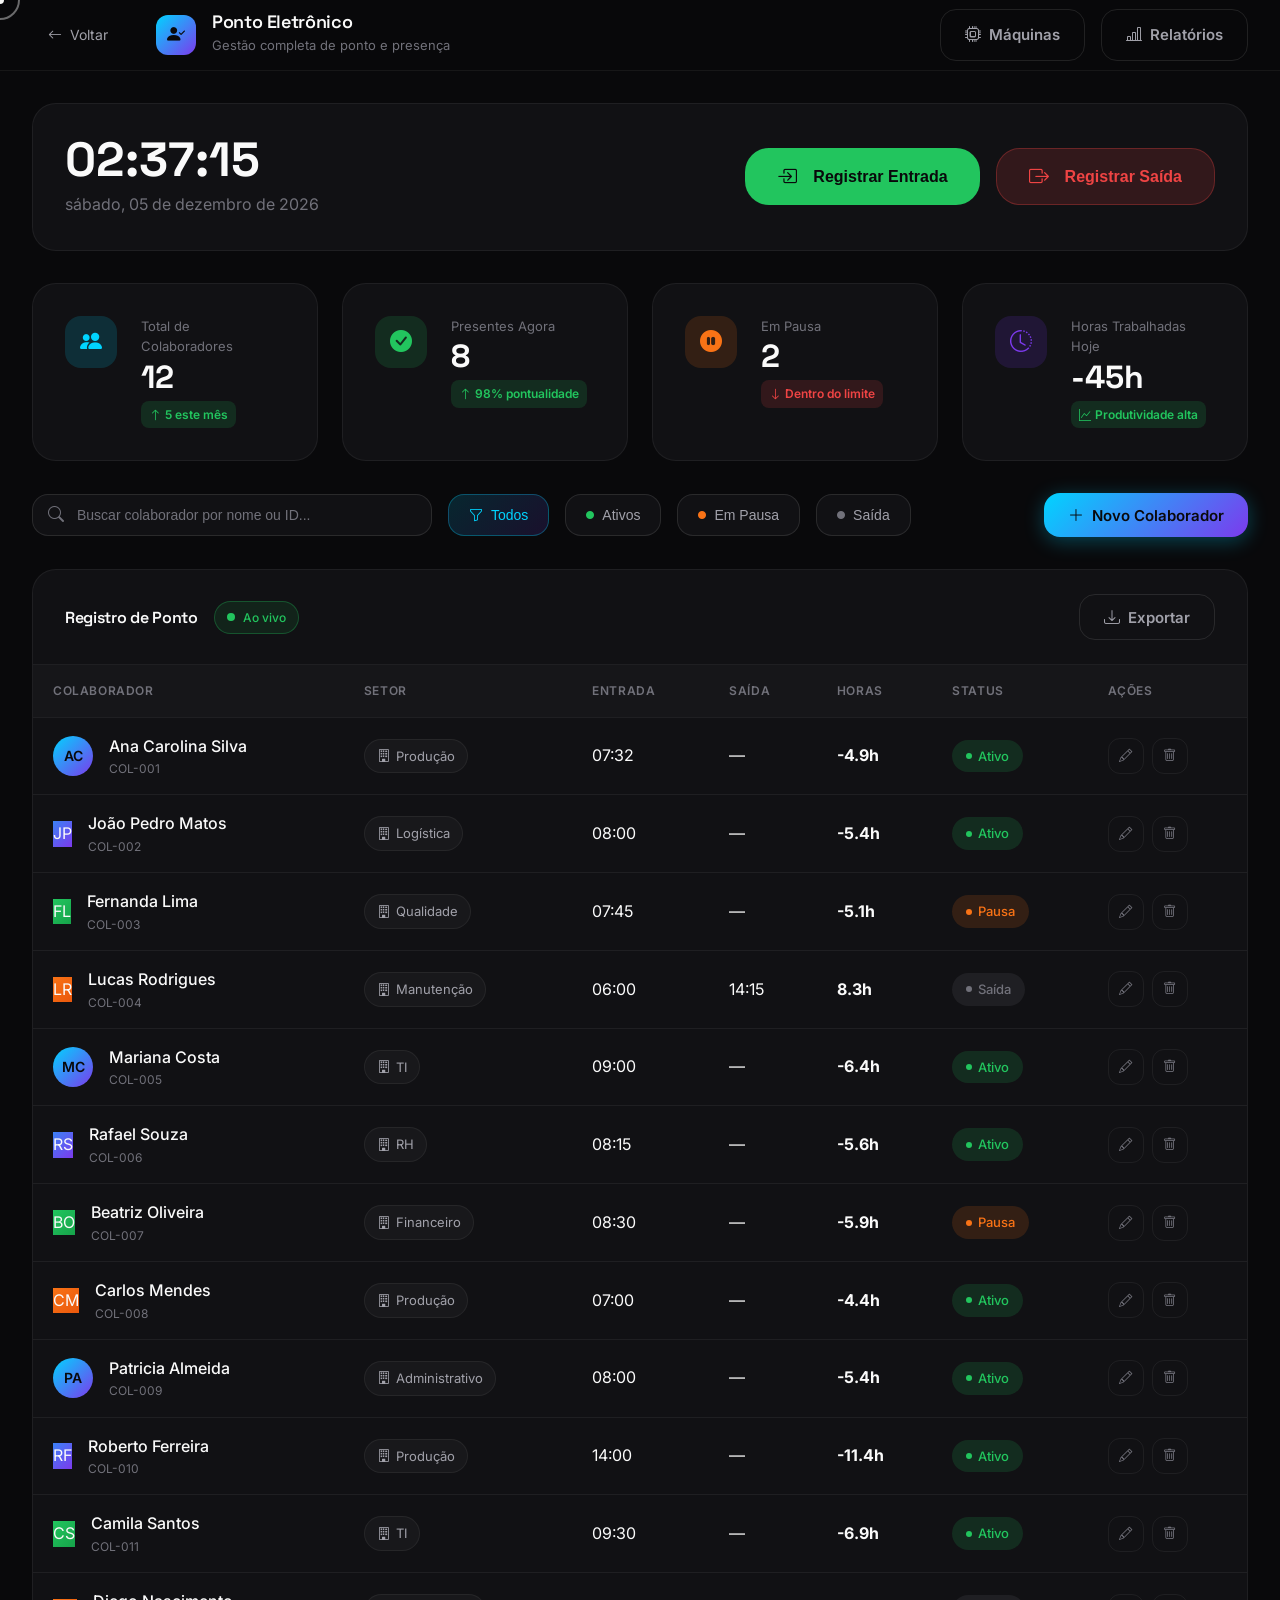
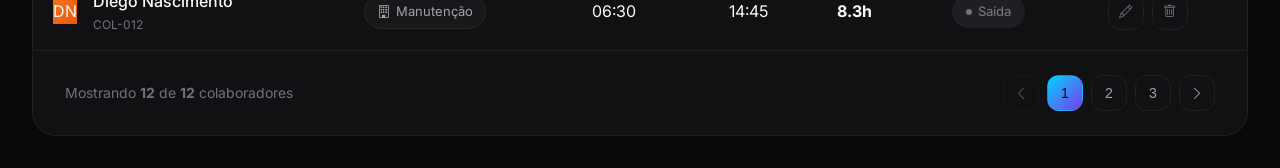
<file: demo-ponto.html>
<!DOCTYPE html>
<html lang="pt-BR">
<head>
  <meta charset="UTF-8" />
  <meta name="viewport" content="width=device-width, initial-scale=1.0" />
  <title>SyncSentrix — Ponto Eletrônico | Demo Completa</title>
  <link rel="preconnect" href="https://fonts.googleapis.com" />
  <link rel="preconnect" href="https://fonts.gstatic.com" crossorigin />
  <link href="https://fonts.googleapis.com/css2?family=Space+Grotesk:wght@300;400;500;600;700&family=Inter:wght@300;400;500;600;700&display=swap" rel="stylesheet" />
  <link rel="stylesheet" href="https://cdn.jsdelivr.net/npm/bootstrap-icons@1.11.3/font/bootstrap-icons.min.css" />
  <link rel="stylesheet" href="style.css" />
  <style>
    /* Demo App Styles */
    .demo-app {
      min-height: 100vh;
      background: var(--bg-primary);
    }

    .demo-header {
      position: sticky;
      top: 0;
      z-index: 100;
      background: rgba(9, 9, 11, 0.9);
      backdrop-filter: blur(20px);
      border-bottom: 1px solid var(--border-subtle);
      padding: 0 var(--space-xl);
    }

    .demo-header__inner {
      max-width: 1600px;
      margin: 0 auto;
      height: 70px;
      display: flex;
      align-items: center;
      gap: var(--space-xl);
    }

    .demo-header__back {
      display: flex;
      align-items: center;
      gap: var(--space-sm);
      color: var(--text-secondary);
      font-size: 14px;
      padding: 8px 16px;
      border-radius: var(--radius-md);
      transition: all 0.2s ease;
    }

    .demo-header__back:hover {
      background: var(--bg-elevated);
      color: var(--text-primary);
    }

    .demo-header__title {
      display: flex;
      align-items: center;
      gap: var(--space-md);
    }

    .demo-header__icon {
      width: 40px;
      height: 40px;
      border-radius: var(--radius-md);
      background: var(--gradient-primary);
      display: flex;
      align-items: center;
      justify-content: center;
      color: var(--bg-primary);
      font-size: 18px;
    }

    .demo-header__text h1 {
      font-size: 18px;
      font-weight: 600;
      color: var(--text-primary);
    }

    .demo-header__text span {
      font-size: 13px;
      color: var(--text-muted);
    }

    .demo-header__actions {
      display: flex;
      align-items: center;
      gap: var(--space-md);
      margin-left: auto;
    }

    .demo-main {
      max-width: 1600px;
      margin: 0 auto;
      padding: var(--space-xl);
    }

    /* Stats Row */
    .stats-row {
      display: grid;
      grid-template-columns: repeat(auto-fit, minmax(220px, 1fr));
      gap: var(--space-lg);
      margin-bottom: var(--space-xl);
    }

    .stat-card {
      background: var(--bg-card);
      border: 1px solid var(--border-subtle);
      border-radius: var(--radius-xl);
      padding: var(--space-xl);
      display: flex;
      align-items: flex-start;
      gap: var(--space-lg);
      transition: all 0.3s ease;
    }

    .stat-card:hover {
      border-color: var(--border-default);
      transform: translateY(-2px);
    }

    .stat-card__icon {
      width: 52px;
      height: 52px;
      border-radius: var(--radius-lg);
      display: flex;
      align-items: center;
      justify-content: center;
      font-size: 22px;
      flex-shrink: 0;
    }

    .stat-card__icon--cyan {
      background: rgba(0, 212, 255, 0.15);
      color: var(--accent-cyan);
    }

    .stat-card__icon--green {
      background: rgba(34, 197, 94, 0.15);
      color: var(--accent-green);
    }

    .stat-card__icon--purple {
      background: rgba(124, 58, 237, 0.15);
      color: var(--accent-purple);
    }

    .stat-card__icon--orange {
      background: rgba(249, 115, 22, 0.15);
      color: var(--accent-orange);
    }

    .stat-card__content {
      flex: 1;
    }

    .stat-card__label {
      font-size: 13px;
      color: var(--text-muted);
      margin-bottom: var(--space-xs);
    }

    .stat-card__value {
      font-family: 'Space Grotesk', sans-serif;
      font-size: 32px;
      font-weight: 700;
      color: var(--text-primary);
      line-height: 1;
    }

    .stat-card__change {
      display: inline-flex;
      align-items: center;
      gap: 4px;
      font-size: 12px;
      font-weight: 600;
      margin-top: var(--space-sm);
      padding: 4px 8px;
      border-radius: var(--radius-sm);
    }

    .stat-card__change--up {
      background: rgba(34, 197, 94, 0.15);
      color: var(--accent-green);
    }

    .stat-card__change--down {
      background: rgba(239, 68, 68, 0.15);
      color: #EF4444;
    }

    /* Controls */
    .controls {
      display: flex;
      align-items: center;
      gap: var(--space-md);
      flex-wrap: wrap;
      margin-bottom: var(--space-xl);
    }

    .search-box {
      position: relative;
      flex: 1;
      min-width: 280px;
      max-width: 400px;
    }

    .search-box input {
      width: 100%;
      background: var(--bg-card);
      border: 1px solid var(--border-default);
      border-radius: var(--radius-lg);
      padding: 12px 16px 12px 44px;
      color: var(--text-primary);
      font-size: 14px;
      transition: all 0.2s ease;
    }

    .search-box input::placeholder {
      color: var(--text-muted);
    }

    .search-box input:focus {
      outline: none;
      border-color: var(--accent-cyan);
      box-shadow: 0 0 0 3px rgba(0, 212, 255, 0.1);
    }

    .search-box i {
      position: absolute;
      left: 16px;
      top: 50%;
      transform: translateY(-50%);
      color: var(--text-muted);
    }

    .filter-btn {
      display: flex;
      align-items: center;
      gap: var(--space-sm);
      background: var(--bg-card);
      border: 1px solid var(--border-default);
      border-radius: var(--radius-lg);
      padding: 12px 20px;
      color: var(--text-secondary);
      font-size: 14px;
      font-weight: 500;
      cursor: pointer;
      transition: all 0.2s ease;
    }

    .filter-btn:hover {
      border-color: var(--border-strong);
      color: var(--text-primary);
    }

    .filter-btn.active {
      background: var(--gradient-glow);
      border-color: var(--border-accent);
      color: var(--accent-cyan);
    }

    /* Table Panel */
    .table-panel {
      background: var(--bg-card);
      border: 1px solid var(--border-subtle);
      border-radius: var(--radius-xl);
      overflow: hidden;
    }

    .table-panel__header {
      display: flex;
      align-items: center;
      justify-content: space-between;
      padding: var(--space-lg) var(--space-xl);
      border-bottom: 1px solid var(--border-subtle);
    }

    .table-panel__title {
      display: flex;
      align-items: center;
      gap: var(--space-md);
    }

    .table-panel__title h2 {
      font-size: 16px;
      font-weight: 600;
    }

    .live-badge {
      display: flex;
      align-items: center;
      gap: var(--space-sm);
      background: rgba(34, 197, 94, 0.1);
      border: 1px solid rgba(34, 197, 94, 0.3);
      padding: 6px 12px;
      border-radius: var(--radius-full);
      font-size: 12px;
      font-weight: 500;
      color: var(--accent-green);
    }

    .live-badge__dot {
      width: 8px;
      height: 8px;
      background: var(--accent-green);
      border-radius: 50%;
      animation: pulse-dot 2s infinite;
    }

    .data-table {
      width: 100%;
      border-collapse: collapse;
    }

    .data-table th,
    .data-table td {
      padding: 16px 20px;
      text-align: left;
    }

    .data-table th {
      background: rgba(255, 255, 255, 0.02);
      font-size: 12px;
      font-weight: 600;
      color: var(--text-muted);
      text-transform: uppercase;
      letter-spacing: 0.05em;
      border-bottom: 1px solid var(--border-subtle);
    }

    .data-table tbody tr {
      border-bottom: 1px solid var(--border-subtle);
      transition: all 0.2s ease;
    }

    .data-table tbody tr:hover {
      background: rgba(255, 255, 255, 0.02);
    }

    .data-table tbody tr:last-child {
      border-bottom: none;
    }

    .employee-cell {
      display: flex;
      align-items: center;
      gap: var(--space-md);
    }

    .employee-avatar {
      width: 40px;
      height: 40px;
      border-radius: 50%;
      background: var(--gradient-primary);
      display: flex;
      align-items: center;
      justify-content: center;
      font-weight: 600;
      font-size: 14px;
      color: var(--bg-primary);
    }

    .employee-avatar--purple { background: var(--gradient-secondary); }
    .employee-avatar--green { background: linear-gradient(135deg, #22C55E, #16A34A); }
    .employee-avatar--orange { background: linear-gradient(135deg, #F97316, #EA580C); }

    .employee-info {
      display: flex;
      flex-direction: column;
    }

    .employee-name {
      font-weight: 500;
      color: var(--text-primary);
    }

    .employee-id {
      font-size: 12px;
      color: var(--text-muted);
    }

    .sector-tag {
      display: inline-flex;
      align-items: center;
      gap: 6px;
      background: var(--bg-elevated);
      border: 1px solid var(--border-subtle);
      padding: 6px 12px;
      border-radius: var(--radius-full);
      font-size: 13px;
      color: var(--text-secondary);
    }

    .status-badge {
      display: inline-flex;
      align-items: center;
      gap: 6px;
      padding: 6px 14px;
      border-radius: var(--radius-full);
      font-size: 13px;
      font-weight: 500;
    }

    .status-badge--active {
      background: rgba(34, 197, 94, 0.15);
      color: var(--accent-green);
    }

    .status-badge--active::before {
      content: '';
      width: 6px;
      height: 6px;
      background: var(--accent-green);
      border-radius: 50%;
    }

    .status-badge--pause {
      background: rgba(249, 115, 22, 0.15);
      color: var(--accent-orange);
    }

    .status-badge--pause::before {
      content: '';
      width: 6px;
      height: 6px;
      background: var(--accent-orange);
      border-radius: 50%;
    }

    .status-badge--out {
      background: rgba(113, 113, 122, 0.15);
      color: var(--text-muted);
    }

    .status-badge--out::before {
      content: '';
      width: 6px;
      height: 6px;
      background: var(--text-muted);
      border-radius: 50%;
    }

    .action-btns {
      display: flex;
      gap: var(--space-sm);
    }

    .action-btn {
      width: 36px;
      height: 36px;
      border-radius: var(--radius-md);
      background: transparent;
      border: 1px solid var(--border-subtle);
      color: var(--text-muted);
      display: flex;
      align-items: center;
      justify-content: center;
      cursor: pointer;
      transition: all 0.2s ease;
    }

    .action-btn:hover {
      background: var(--bg-elevated);
      border-color: var(--border-default);
      color: var(--text-primary);
    }

    .action-btn--edit:hover {
      border-color: var(--accent-cyan);
      color: var(--accent-cyan);
    }

    .action-btn--delete:hover {
      border-color: #EF4444;
      color: #EF4444;
    }

    /* Table Pagination */
    .table-pagination {
      display: flex;
      align-items: center;
      justify-content: space-between;
      padding: var(--space-lg) var(--space-xl);
      border-top: 1px solid var(--border-subtle);
    }

    .pagination-info {
      font-size: 14px;
      color: var(--text-muted);
    }

    .pagination-controls {
      display: flex;
      align-items: center;
      gap: var(--space-sm);
    }

    .page-btn {
      min-width: 36px;
      height: 36px;
      border-radius: var(--radius-md);
      background: transparent;
      border: 1px solid var(--border-subtle);
      color: var(--text-secondary);
      font-size: 14px;
      font-weight: 500;
      cursor: pointer;
      transition: all 0.2s ease;
      display: flex;
      align-items: center;
      justify-content: center;
    }

    .page-btn:hover {
      background: var(--bg-elevated);
      border-color: var(--border-default);
    }

    .page-btn.active {
      background: var(--gradient-primary);
      border-color: transparent;
      color: var(--bg-primary);
    }

    .page-btn:disabled {
      opacity: 0.5;
      cursor: not-allowed;
    }

    /* Modal */
    .modal-overlay {
      position: fixed;
      inset: 0;
      background: rgba(0, 0, 0, 0.8);
      backdrop-filter: blur(8px);
      z-index: 1000;
      display: none;
      align-items: center;
      justify-content: center;
      padding: var(--space-xl);
    }

    .modal-overlay.active {
      display: flex;
    }

    .modal {
      background: var(--bg-secondary);
      border: 1px solid var(--border-default);
      border-radius: var(--radius-2xl);
      width: 100%;
      max-width: 560px;
      max-height: 90vh;
      overflow: hidden;
      animation: modalIn 0.3s ease;
    }

    @keyframes modalIn {
      from {
        opacity: 0;
        transform: scale(0.95) translateY(20px);
      }
      to {
        opacity: 1;
        transform: scale(1) translateY(0);
      }
    }

    .modal__header {
      display: flex;
      align-items: center;
      justify-content: space-between;
      padding: var(--space-xl);
      border-bottom: 1px solid var(--border-subtle);
    }

    .modal__title {
      font-size: 20px;
      font-weight: 600;
    }

    .modal__close {
      width: 40px;
      height: 40px;
      border-radius: var(--radius-md);
      background: transparent;
      border: none;
      color: var(--text-muted);
      cursor: pointer;
      display: flex;
      align-items: center;
      justify-content: center;
      font-size: 20px;
      transition: all 0.2s ease;
    }

    .modal__close:hover {
      background: var(--bg-elevated);
      color: var(--text-primary);
    }

    .modal__body {
      padding: var(--space-xl);
      overflow-y: auto;
    }

    .form-group {
      margin-bottom: var(--space-lg);
    }

    .form-label {
      display: block;
      font-size: 14px;
      font-weight: 500;
      color: var(--text-secondary);
      margin-bottom: var(--space-sm);
    }

    .form-input,
    .form-select {
      width: 100%;
      background: var(--bg-card);
      border: 1px solid var(--border-default);
      border-radius: var(--radius-lg);
      padding: 14px 16px;
      color: var(--text-primary);
      font-size: 15px;
      transition: all 0.2s ease;
    }

    .form-input::placeholder {
      color: var(--text-muted);
    }

    .form-input:focus,
    .form-select:focus {
      outline: none;
      border-color: var(--accent-cyan);
      box-shadow: 0 0 0 3px rgba(0, 212, 255, 0.1);
    }

    .form-select {
      cursor: pointer;
      appearance: none;
      background-image: url("data:image/svg+xml,%3Csvg xmlns='http://www.w3.org/2000/svg' width='12' height='12' fill='%23A1A1AA' viewBox='0 0 16 16'%3E%3Cpath d='M8 11L3 6h10l-5 5z'/%3E%3C/svg%3E");
      background-repeat: no-repeat;
      background-position: right 16px center;
    }

    .form-row {
      display: grid;
      grid-template-columns: 1fr 1fr;
      gap: var(--space-md);
    }

    .modal__footer {
      display: flex;
      align-items: center;
      justify-content: flex-end;
      gap: var(--space-md);
      padding: var(--space-lg) var(--space-xl);
      border-top: 1px solid var(--border-subtle);
      background: rgba(255, 255, 255, 0.01);
    }

    /* Toast */
    .toast-container {
      position: fixed;
      bottom: var(--space-xl);
      right: var(--space-xl);
      z-index: 2000;
      display: flex;
      flex-direction: column;
      gap: var(--space-md);
    }

    .toast {
      background: var(--bg-elevated);
      border: 1px solid var(--border-default);
      border-radius: var(--radius-lg);
      padding: var(--space-md) var(--space-lg);
      display: flex;
      align-items: center;
      gap: var(--space-md);
      box-shadow: var(--shadow-lg);
      animation: toastIn 0.3s ease;
      min-width: 300px;
    }

    @keyframes toastIn {
      from {
        opacity: 0;
        transform: translateX(100px);
      }
      to {
        opacity: 1;
        transform: translateX(0);
      }
    }

    .toast--success {
      border-color: rgba(34, 197, 94, 0.3);
    }

    .toast--success .toast__icon {
      color: var(--accent-green);
    }

    .toast__icon {
      font-size: 20px;
    }

    .toast__content {
      flex: 1;
    }

    .toast__title {
      font-weight: 600;
      font-size: 14px;
      color: var(--text-primary);
    }

    .toast__message {
      font-size: 13px;
      color: var(--text-muted);
    }

    /* Responsive */
    @media (max-width: 768px) {
      .demo-header__inner {
        padding: 0;
      }

      .demo-header__text span {
        display: none;
      }

      .stats-row {
        grid-template-columns: 1fr;
      }

      .controls {
        flex-direction: column;
        align-items: stretch;
      }

      .search-box {
        max-width: none;
      }

      .form-row {
        grid-template-columns: 1fr;
      }

      .table-panel {
        overflow-x: auto;
      }

      .data-table {
        min-width: 800px;
      }
    }

    /* Clock Widget */
    .clock-widget {
      background: var(--bg-card);
      border: 1px solid var(--border-subtle);
      border-radius: var(--radius-xl);
      padding: var(--space-xl);
      margin-bottom: var(--space-xl);
      display: flex;
      align-items: center;
      justify-content: space-between;
      flex-wrap: wrap;
      gap: var(--space-lg);
    }

    .clock-widget__time {
      display: flex;
      flex-direction: column;
    }

    .clock-widget__clock {
      font-family: 'Space Grotesk', sans-serif;
      font-size: 48px;
      font-weight: 700;
      color: var(--text-primary);
      line-height: 1;
    }

    .clock-widget__date {
      font-size: 16px;
      color: var(--text-muted);
      margin-top: var(--space-sm);
    }

    .clock-widget__actions {
      display: flex;
      gap: var(--space-md);
    }

    .punch-btn {
      display: flex;
      align-items: center;
      gap: var(--space-md);
      padding: 16px 32px;
      border-radius: var(--radius-xl);
      font-size: 16px;
      font-weight: 600;
      cursor: pointer;
      transition: all 0.3s ease;
      border: none;
    }

    .punch-btn--in {
      background: var(--accent-green);
      color: var(--bg-primary);
    }

    .punch-btn--in:hover {
      background: #16A34A;
      transform: translateY(-2px);
      box-shadow: 0 8px 30px rgba(34, 197, 94, 0.4);
    }

    .punch-btn--out {
      background: rgba(239, 68, 68, 0.15);
      border: 1px solid rgba(239, 68, 68, 0.3);
      color: #EF4444;
    }

    .punch-btn--out:hover {
      background: #EF4444;
      color: white;
      transform: translateY(-2px);
    }

    .punch-btn i {
      font-size: 20px;
    }

    /* CUSTOM CURSOR */
    body { cursor: none; }
    
    .cursor__dot {
      position: fixed;
      width: 8px;
      height: 8px;
      background: #fff;
      border-radius: 50%;
      transform: translate(-50%, -50%);
      pointer-events: none;
      z-index: 100001;
      mix-blend-mode: difference;
      transition: transform 0.1s ease, width 0.2s ease, height 0.2s ease;
    }

    .cursor__dot.active {
      width: 14px;
      height: 14px;
    }

    .cursor__ring {
      position: fixed;
      width: 40px;
      height: 40px;
      border: 2px solid rgba(255, 255, 255, 0.4);
      border-radius: 50%;
      transform: translate(-50%, -50%);
      pointer-events: none;
      z-index: 100000;
      transition: width 0.3s ease, height 0.3s ease, border-color 0.3s ease;
    }

    .cursor__ring.active {
      width: 60px;
      height: 60px;
      border-color: var(--primary);
    }

    .cursor__trail {
      position: fixed;
      width: 5px;
      height: 5px;
      background: var(--primary);
      border-radius: 50%;
      transform: translate(-50%, -50%);
      pointer-events: none;
      opacity: 0;
      z-index: 99999;
      filter: blur(1px);
    }
  </style>
</head>
<body>
  <!-- CUSTOM CURSOR -->
  <div class="cursor__dot" id="cursor-dot"></div>
  <div class="cursor__ring" id="cursor-ring"></div>
  <div id="cursor-trails"></div>

  <div class="demo-app">
    <!-- Header -->
    <header class="demo-header">
      <div class="demo-header__inner">
        <a href="index.html" class="demo-header__back">
          <i class="bi bi-arrow-left"></i>
          <span>Voltar</span>
        </a>
        <div class="demo-header__title">
          <div class="demo-header__icon">
            <i class="bi bi-person-check-fill"></i>
          </div>
          <div class="demo-header__text">
            <h1>Ponto Eletrônico</h1>
            <span>Gestão completa de ponto e presença</span>
          </div>
        </div>
        <div class="demo-header__actions">
          <a href="demo-maquinas.html" class="btn btn--ghost">
            <i class="bi bi-cpu"></i>
            <span>Máquinas</span>
          </a>
          <a href="demo-relatorios.html" class="btn btn--ghost">
            <i class="bi bi-bar-chart-line"></i>
            <span>Relatórios</span>
          </a>
        </div>
      </div>
    </header>

    <!-- Main Content -->
    <main class="demo-main">
      <!-- Clock Widget -->
      <div class="clock-widget">
        <div class="clock-widget__time">
          <div class="clock-widget__clock" id="live-clock">00:00:00</div>
          <div class="clock-widget__date" id="live-date"></div>
        </div>
        <div class="clock-widget__actions">
          <button class="punch-btn punch-btn--in" id="btn-punch-in">
            <i class="bi bi-box-arrow-in-right"></i>
            <span>Registrar Entrada</span>
          </button>
          <button class="punch-btn punch-btn--out" id="btn-punch-out">
            <i class="bi bi-box-arrow-right"></i>
            <span>Registrar Saída</span>
          </button>
        </div>
      </div>

      <!-- Stats Row -->
      <div class="stats-row">
        <div class="stat-card">
          <div class="stat-card__icon stat-card__icon--cyan">
            <i class="bi bi-people-fill"></i>
          </div>
          <div class="stat-card__content">
            <div class="stat-card__label">Total de Colaboradores</div>
            <div class="stat-card__value" id="stat-total">0</div>
            <span class="stat-card__change stat-card__change--up">
              <i class="bi bi-arrow-up"></i> 5 este mês
            </span>
          </div>
        </div>
        <div class="stat-card">
          <div class="stat-card__icon stat-card__icon--green">
            <i class="bi bi-check-circle-fill"></i>
          </div>
          <div class="stat-card__content">
            <div class="stat-card__label">Presentes Agora</div>
            <div class="stat-card__value" id="stat-present">0</div>
            <span class="stat-card__change stat-card__change--up">
              <i class="bi bi-arrow-up"></i> 98% pontualidade
            </span>
          </div>
        </div>
        <div class="stat-card">
          <div class="stat-card__icon stat-card__icon--orange">
            <i class="bi bi-pause-circle-fill"></i>
          </div>
          <div class="stat-card__content">
            <div class="stat-card__label">Em Pausa</div>
            <div class="stat-card__value" id="stat-pause">0</div>
            <span class="stat-card__change stat-card__change--down">
              <i class="bi bi-arrow-down"></i> Dentro do limite
            </span>
          </div>
        </div>
        <div class="stat-card">
          <div class="stat-card__icon stat-card__icon--purple">
            <i class="bi bi-clock-history"></i>
          </div>
          <div class="stat-card__content">
            <div class="stat-card__label">Horas Trabalhadas Hoje</div>
            <div class="stat-card__value" id="stat-hours">0h</div>
            <span class="stat-card__change stat-card__change--up">
              <i class="bi bi-graph-up"></i> Produtividade alta
            </span>
          </div>
        </div>
      </div>

      <!-- Controls -->
      <div class="controls">
        <div class="search-box">
          <i class="bi bi-search"></i>
          <input type="text" id="search-input" placeholder="Buscar colaborador por nome ou ID...">
        </div>
        <button class="filter-btn" data-filter="all">
          <i class="bi bi-funnel"></i>
          <span>Todos</span>
        </button>
        <button class="filter-btn" data-filter="active">
          <i class="bi bi-circle-fill" style="color: var(--accent-green); font-size: 8px;"></i>
          <span>Ativos</span>
        </button>
        <button class="filter-btn" data-filter="pause">
          <i class="bi bi-circle-fill" style="color: var(--accent-orange); font-size: 8px;"></i>
          <span>Em Pausa</span>
        </button>
        <button class="filter-btn" data-filter="out">
          <i class="bi bi-circle-fill" style="color: var(--text-muted); font-size: 8px;"></i>
          <span>Saída</span>
        </button>
        <button class="btn btn--primary" id="btn-add-employee" style="margin-left: auto;">
          <i class="bi bi-plus-lg"></i>
          <span>Novo Colaborador</span>
        </button>
      </div>

      <!-- Table Panel -->
      <div class="table-panel">
        <div class="table-panel__header">
          <div class="table-panel__title">
            <h2>Registro de Ponto</h2>
            <div class="live-badge">
              <span class="live-badge__dot"></span>
              <span>Ao vivo</span>
            </div>
          </div>
          <button class="btn btn--ghost" id="btn-export">
            <i class="bi bi-download"></i>
            <span>Exportar</span>
          </button>
        </div>
        <table class="data-table">
          <thead>
            <tr>
              <th>Colaborador</th>
              <th>Setor</th>
              <th>Entrada</th>
              <th>Saída</th>
              <th>Horas</th>
              <th>Status</th>
              <th>Ações</th>
            </tr>
          </thead>
          <tbody id="employees-tbody">
          </tbody>
        </table>
        <div class="table-pagination">
          <div class="pagination-info">
            Mostrando <strong id="showing-count">0</strong> de <strong id="total-count">0</strong> colaboradores
          </div>
          <div class="pagination-controls">
            <button class="page-btn" id="prev-page" disabled>
              <i class="bi bi-chevron-left"></i>
            </button>
            <button class="page-btn active">1</button>
            <button class="page-btn">2</button>
            <button class="page-btn">3</button>
            <button class="page-btn" id="next-page">
              <i class="bi bi-chevron-right"></i>
            </button>
          </div>
        </div>
      </div>
    </main>
  </div>

  <!-- Add/Edit Modal -->
  <div class="modal-overlay" id="modal-employee">
    <div class="modal">
      <div class="modal__header">
        <h3 class="modal__title" id="modal-title">Adicionar Colaborador</h3>
        <button class="modal__close" id="modal-close">
          <i class="bi bi-x-lg"></i>
        </button>
      </div>
      <div class="modal__body">
        <form id="employee-form">
          <div class="form-row">
            <div class="form-group">
              <label class="form-label">Nome Completo</label>
              <input type="text" class="form-input" id="input-name" placeholder="Ex: João da Silva" required>
            </div>
            <div class="form-group">
              <label class="form-label">ID do Colaborador</label>
              <input type="text" class="form-input" id="input-id" placeholder="Ex: COL-001" required>
            </div>
          </div>
          <div class="form-row">
            <div class="form-group">
              <label class="form-label">Setor</label>
              <select class="form-select" id="input-sector" required>
                <option value="">Selecione um setor</option>
                <option value="Produção">Produção</option>
                <option value="Logística">Logística</option>
                <option value="Qualidade">Qualidade</option>
                <option value="Manutenção">Manutenção</option>
                <option value="TI">TI</option>
                <option value="RH">RH</option>
                <option value="Financeiro">Financeiro</option>
                <option value="Administrativo">Administrativo</option>
              </select>
            </div>
            <div class="form-group">
              <label class="form-label">Turno</label>
              <select class="form-select" id="input-shift" required>
                <option value="">Selecione um turno</option>
                <option value="Manhã">Manhã (06:00 - 14:00)</option>
                <option value="Tarde">Tarde (14:00 - 22:00)</option>
                <option value="Noite">Noite (22:00 - 06:00)</option>
                <option value="Comercial">Comercial (08:00 - 18:00)</option>
              </select>
            </div>
          </div>
          <div class="form-group">
            <label class="form-label">Email</label>
            <input type="email" class="form-input" id="input-email" placeholder="email@empresa.com">
          </div>
        </form>
      </div>
      <div class="modal__footer">
        <button class="btn btn--ghost" id="btn-cancel">Cancelar</button>
        <button class="btn btn--primary" id="btn-save">
          <i class="bi bi-check-lg"></i>
          <span>Salvar</span>
        </button>
      </div>
    </div>
  </div>

  <!-- Toast Container -->
  <div class="toast-container" id="toast-container"></div>

  <script>
    // =====================================================
    // PONTO ELETRÔNICO - DEMO COMPLETA
    // =====================================================

    // Mock Data
    const employeesData = [
      { id: 'COL-001', name: 'Ana Carolina Silva', sector: 'Produção', shift: 'Manhã', entry: '07:32', exit: null, status: 'active' },
      { id: 'COL-002', name: 'João Pedro Matos', sector: 'Logística', shift: 'Comercial', entry: '08:00', exit: null, status: 'active' },
      { id: 'COL-003', name: 'Fernanda Lima', sector: 'Qualidade', shift: 'Manhã', entry: '07:45', exit: null, status: 'pause' },
      { id: 'COL-004', name: 'Lucas Rodrigues', sector: 'Manutenção', shift: 'Manhã', entry: '06:00', exit: '14:15', status: 'out' },
      { id: 'COL-005', name: 'Mariana Costa', sector: 'TI', shift: 'Comercial', entry: '09:00', exit: null, status: 'active' },
      { id: 'COL-006', name: 'Rafael Souza', sector: 'RH', shift: 'Comercial', entry: '08:15', exit: null, status: 'active' },
      { id: 'COL-007', name: 'Beatriz Oliveira', sector: 'Financeiro', shift: 'Comercial', entry: '08:30', exit: null, status: 'pause' },
      { id: 'COL-008', name: 'Carlos Mendes', sector: 'Produção', shift: 'Manhã', entry: '07:00', exit: null, status: 'active' },
      { id: 'COL-009', name: 'Patricia Almeida', sector: 'Administrativo', shift: 'Comercial', entry: '08:00', exit: null, status: 'active' },
      { id: 'COL-010', name: 'Roberto Ferreira', sector: 'Produção', shift: 'Tarde', entry: '14:00', exit: null, status: 'active' },
      { id: 'COL-011', name: 'Camila Santos', sector: 'TI', shift: 'Comercial', entry: '09:30', exit: null, status: 'active' },
      { id: 'COL-012', name: 'Diego Nascimento', sector: 'Manutenção', shift: 'Manhã', entry: '06:30', exit: '14:45', status: 'out' },
    ];

    let employees = [...employeesData];
    let currentFilter = 'all';
    let editingId = null;

    // Live Clock
    const updateClock = () => {
      const now = new Date();
      const clock = document.getElementById('live-clock');
      const date = document.getElementById('live-date');
      
      clock.textContent = now.toLocaleTimeString('pt-BR');
      date.textContent = now.toLocaleDateString('pt-BR', {
        weekday: 'long',
        day: '2-digit',
        month: 'long',
        year: 'numeric'
      });
    };
    updateClock();
    setInterval(updateClock, 1000);

    // Calculate hours worked
    const calculateHours = (entry, exit) => {
      if (!entry) return '0.0h';
      const exitTime = exit || new Date().toLocaleTimeString('pt-BR', { hour: '2-digit', minute: '2-digit' });
      
      const [entryH, entryM] = entry.split(':').map(Number);
      const [exitH, exitM] = exitTime.split(':').map(Number);
      
      let hours = exitH - entryH;
      let minutes = exitM - entryM;
      
      if (minutes < 0) {
        hours--;
        minutes += 60;
      }
      
      const total = hours + (minutes / 60);
      return total.toFixed(1) + 'h';
    };

    // Update Stats
    const updateStats = () => {
      const total = employees.length;
      const active = employees.filter(e => e.status === 'active').length;
      const pause = employees.filter(e => e.status === 'pause').length;
      
      let totalHours = 0;
      employees.forEach(e => {
        const h = parseFloat(calculateHours(e.entry, e.exit));
        if (!isNaN(h)) totalHours += h;
      });

      document.getElementById('stat-total').textContent = total;
      document.getElementById('stat-present').textContent = active;
      document.getElementById('stat-pause').textContent = pause;
      document.getElementById('stat-hours').textContent = totalHours.toFixed(0) + 'h';
    };

    // Render Table
    const renderTable = () => {
      const tbody = document.getElementById('employees-tbody');
      const searchTerm = document.getElementById('search-input').value.toLowerCase();
      
      let filtered = employees.filter(emp => {
        const matchesSearch = emp.name.toLowerCase().includes(searchTerm) || 
                              emp.id.toLowerCase().includes(searchTerm);
        const matchesFilter = currentFilter === 'all' || emp.status === currentFilter;
        return matchesSearch && matchesFilter;
      });

      const avatarColors = ['', '--purple', '--green', '--orange'];
      
      tbody.innerHTML = filtered.map((emp, i) => {
        const initials = emp.name.split(' ').map(n => n[0]).slice(0, 2).join('');
        const hours = calculateHours(emp.entry, emp.exit);
        const avatarClass = avatarColors[i % avatarColors.length];
        
        return `
          <tr data-id="${emp.id}">
            <td>
              <div class="employee-cell">
                <div class="employee-avatar${avatarClass}">${initials}</div>
                <div class="employee-info">
                  <span class="employee-name">${emp.name}</span>
                  <span class="employee-id">${emp.id}</span>
                </div>
              </div>
            </td>
            <td><span class="sector-tag"><i class="bi bi-building"></i> ${emp.sector}</span></td>
            <td>${emp.entry}</td>
            <td>${emp.exit || '—'}</td>
            <td><strong>${hours}</strong></td>
            <td>
              <span class="status-badge status-badge--${emp.status}">
                ${emp.status === 'active' ? 'Ativo' : emp.status === 'pause' ? 'Pausa' : 'Saída'}
              </span>
            </td>
            <td>
              <div class="action-btns">
                <button class="action-btn action-btn--edit" onclick="editEmployee('${emp.id}')" title="Editar">
                  <i class="bi bi-pencil"></i>
                </button>
                <button class="action-btn action-btn--delete" onclick="deleteEmployee('${emp.id}')" title="Remover">
                  <i class="bi bi-trash"></i>
                </button>
              </div>
            </td>
          </tr>
        `;
      }).join('');

      document.getElementById('showing-count').textContent = filtered.length;
      document.getElementById('total-count').textContent = employees.length;
      
      updateStats();
    };

    // Show Toast
    const showToast = (title, message, type = 'success') => {
      const container = document.getElementById('toast-container');
      const toast = document.createElement('div');
      toast.className = `toast toast--${type}`;
      toast.innerHTML = `
        <i class="bi bi-check-circle-fill toast__icon"></i>
        <div class="toast__content">
          <div class="toast__title">${title}</div>
          <div class="toast__message">${message}</div>
        </div>
      `;
      container.appendChild(toast);
      
      setTimeout(() => {
        toast.style.animation = 'toastIn 0.3s ease reverse';
        setTimeout(() => toast.remove(), 300);
      }, 3000);
    };

    // Modal Functions
    const modal = document.getElementById('modal-employee');
    
    const openModal = (editing = false) => {
      modal.classList.add('active');
      document.getElementById('modal-title').textContent = editing ? 'Editar Colaborador' : 'Adicionar Colaborador';
      
      if (!editing) {
        document.getElementById('employee-form').reset();
        editingId = null;
      }
    };

    const closeModal = () => {
      modal.classList.remove('active');
      editingId = null;
    };

    const editEmployee = (id) => {
      const emp = employees.find(e => e.id === id);
      if (!emp) return;
      
      editingId = id;
      document.getElementById('input-name').value = emp.name;
      document.getElementById('input-id').value = emp.id;
      document.getElementById('input-sector').value = emp.sector;
      document.getElementById('input-shift').value = emp.shift;
      
      openModal(true);
    };

    const deleteEmployee = (id) => {
      if (confirm('Tem certeza que deseja remover este colaborador?')) {
        employees = employees.filter(e => e.id !== id);
        renderTable();
        showToast('Colaborador Removido', 'O registro foi removido com sucesso.');
      }
    };

    const saveEmployee = () => {
      const name = document.getElementById('input-name').value;
      const id = document.getElementById('input-id').value;
      const sector = document.getElementById('input-sector').value;
      const shift = document.getElementById('input-shift').value;

      if (!name || !id || !sector || !shift) {
        alert('Por favor, preencha todos os campos obrigatórios.');
        return;
      }

      if (editingId) {
        const index = employees.findIndex(e => e.id === editingId);
        if (index !== -1) {
          employees[index] = { ...employees[index], name, id, sector, shift };
          showToast('Colaborador Atualizado', `${name} foi atualizado com sucesso.`);
        }
      } else {
        const newEmp = {
          id,
          name,
          sector,
          shift,
          entry: new Date().toLocaleTimeString('pt-BR', { hour: '2-digit', minute: '2-digit' }),
          exit: null,
          status: 'active'
        };
        employees.unshift(newEmp);
        showToast('Colaborador Adicionado', `${name} foi registrado com sucesso.`);
      }

      closeModal();
      renderTable();
    };

    // Event Listeners
    document.getElementById('btn-add-employee').addEventListener('click', () => openModal());
    document.getElementById('modal-close').addEventListener('click', closeModal);
    document.getElementById('btn-cancel').addEventListener('click', closeModal);
    document.getElementById('btn-save').addEventListener('click', saveEmployee);

    modal.addEventListener('click', (e) => {
      if (e.target === modal) closeModal();
    });

    // Search
    document.getElementById('search-input').addEventListener('input', renderTable);

    // Filters
    document.querySelectorAll('.filter-btn').forEach(btn => {
      btn.addEventListener('click', () => {
        document.querySelectorAll('.filter-btn').forEach(b => b.classList.remove('active'));
        btn.classList.add('active');
        currentFilter = btn.dataset.filter;
        renderTable();
      });
    });

    // Punch Buttons
    document.getElementById('btn-punch-in').addEventListener('click', () => {
      const time = new Date().toLocaleTimeString('pt-BR', { hour: '2-digit', minute: '2-digit' });
      showToast('Entrada Registrada', `Ponto de entrada registrado às ${time}`);
    });

    document.getElementById('btn-punch-out').addEventListener('click', () => {
      const time = new Date().toLocaleTimeString('pt-BR', { hour: '2-digit', minute: '2-digit' });
      showToast('Saída Registrada', `Ponto de saída registrado às ${time}`);
    });

    // Export
    document.getElementById('btn-export').addEventListener('click', () => {
      showToast('Exportação Iniciada', 'O relatório está sendo gerado...');
    });

    // Initialize
    renderTable();
    document.querySelector('[data-filter="all"]').classList.add('active');

    // Simulate live updates
    setInterval(() => {
      employees.forEach(emp => {
        if (emp.status === 'active' && Math.random() > 0.95) {
          emp.status = 'pause';
        } else if (emp.status === 'pause' && Math.random() > 0.7) {
          emp.status = 'active';
        }
      });
      renderTable();
    }, 5000);

    // ==========================================
    // CUSTOM CURSOR
    // ==========================================
    const cursorDot = document.getElementById('cursor-dot');
    const cursorRing = document.getElementById('cursor-ring');
    const cursorTrails = document.getElementById('cursor-trails');
    
    let mouseX = 0, mouseY = 0;
    let ringX = 0, ringY = 0;
    const trails = [];
    const trailCount = 6;

    for (let i = 0; i < trailCount; i++) {
      const trail = document.createElement('div');
      trail.className = 'cursor__trail';
      cursorTrails.appendChild(trail);
      trails.push({ el: trail, x: 0, y: 0 });
    }

    document.addEventListener('mousemove', (e) => {
      mouseX = e.clientX;
      mouseY = e.clientY;
      cursorDot.style.left = mouseX + 'px';
      cursorDot.style.top = mouseY + 'px';
    });

    function animateCursor() {
      ringX += (mouseX - ringX) * 0.15;
      ringY += (mouseY - ringY) * 0.15;
      cursorRing.style.left = ringX + 'px';
      cursorRing.style.top = ringY + 'px';

      let prevX = mouseX, prevY = mouseY;
      trails.forEach((trail, index) => {
        const speed = 0.3 - (index * 0.03);
        trail.x += (prevX - trail.x) * speed;
        trail.y += (prevY - trail.y) * speed;
        trail.el.style.left = trail.x + 'px';
        trail.el.style.top = trail.y + 'px';
        trail.el.style.opacity = (1 - index / trailCount) * 0.4;
        prevX = trail.x;
        prevY = trail.y;
      });
      requestAnimationFrame(animateCursor);
    }
    animateCursor();

    document.querySelectorAll('a, button, input, select, .table__row').forEach(el => {
      el.addEventListener('mouseenter', () => {
        cursorDot.classList.add('active');
        cursorRing.classList.add('active');
      });
      el.addEventListener('mouseleave', () => {
        cursorDot.classList.remove('active');
        cursorRing.classList.remove('active');
      });
    });
  </script>
</body>
</html>
</file>
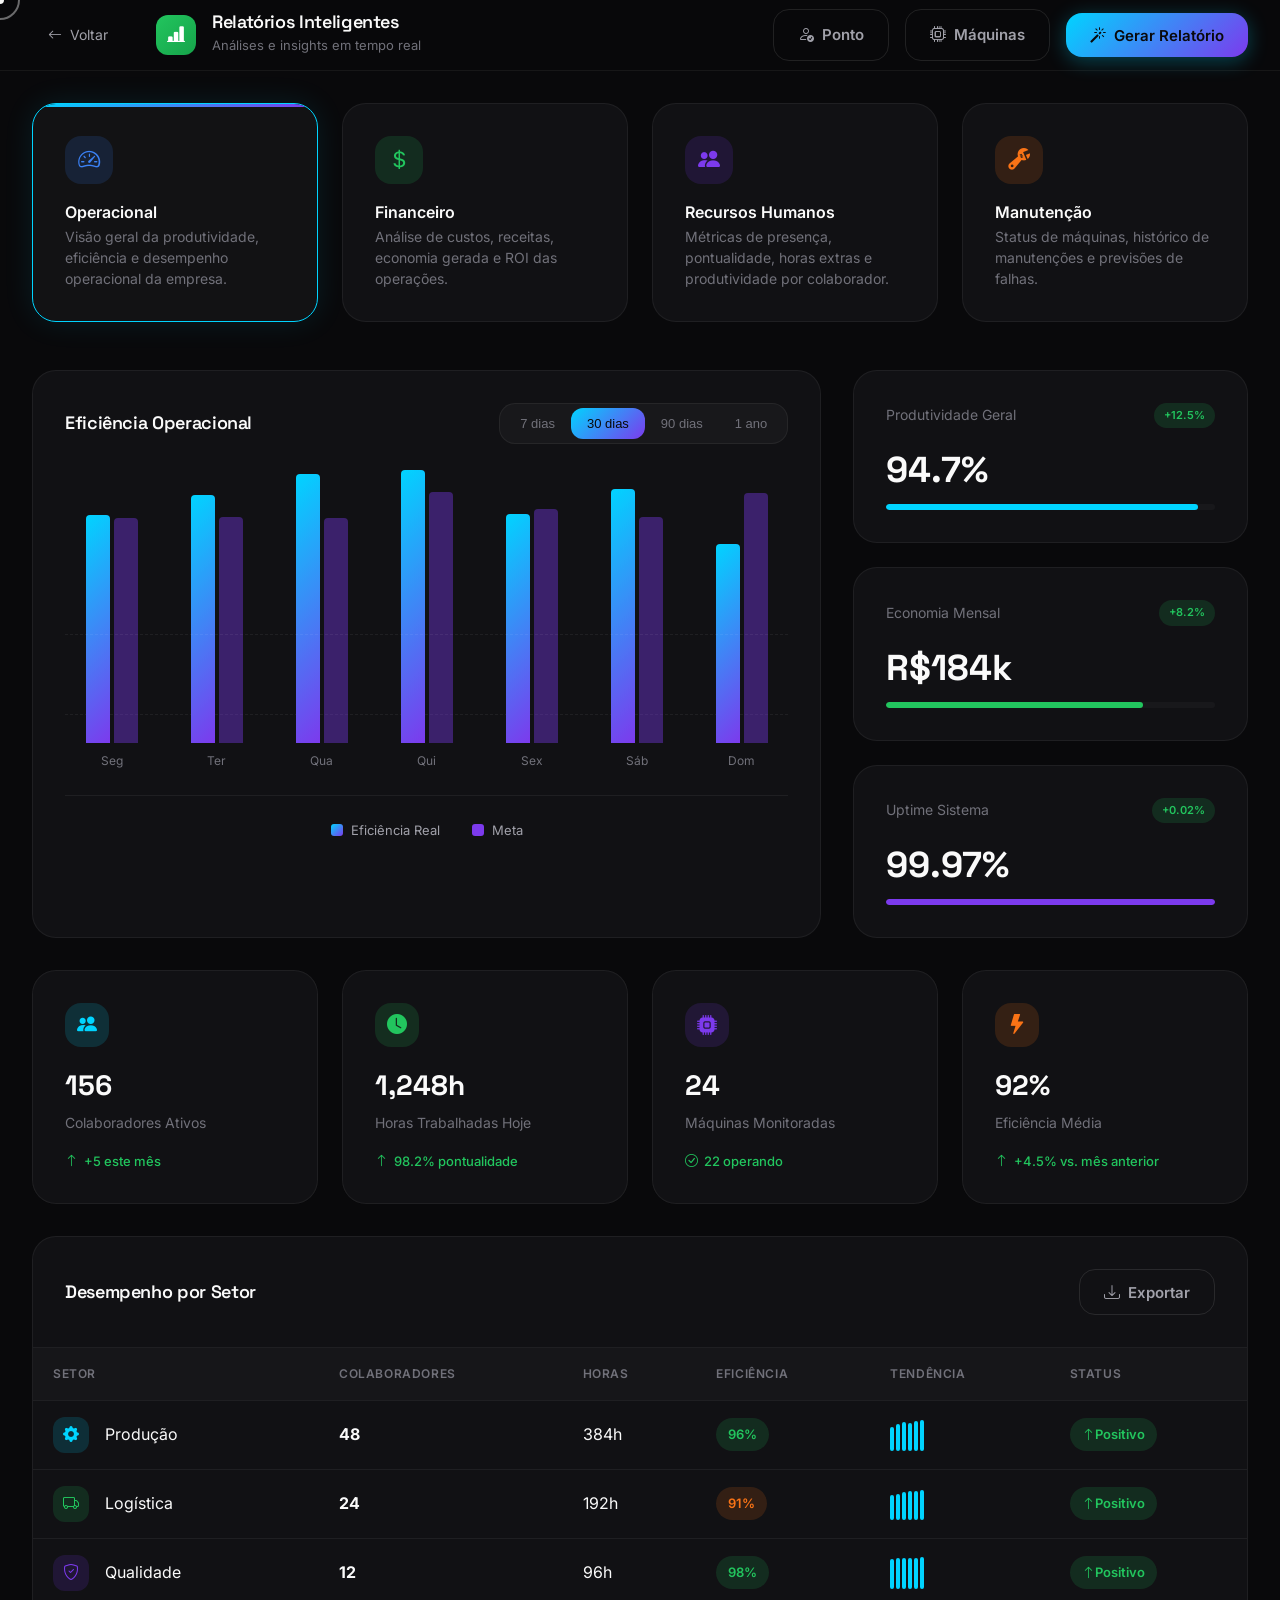
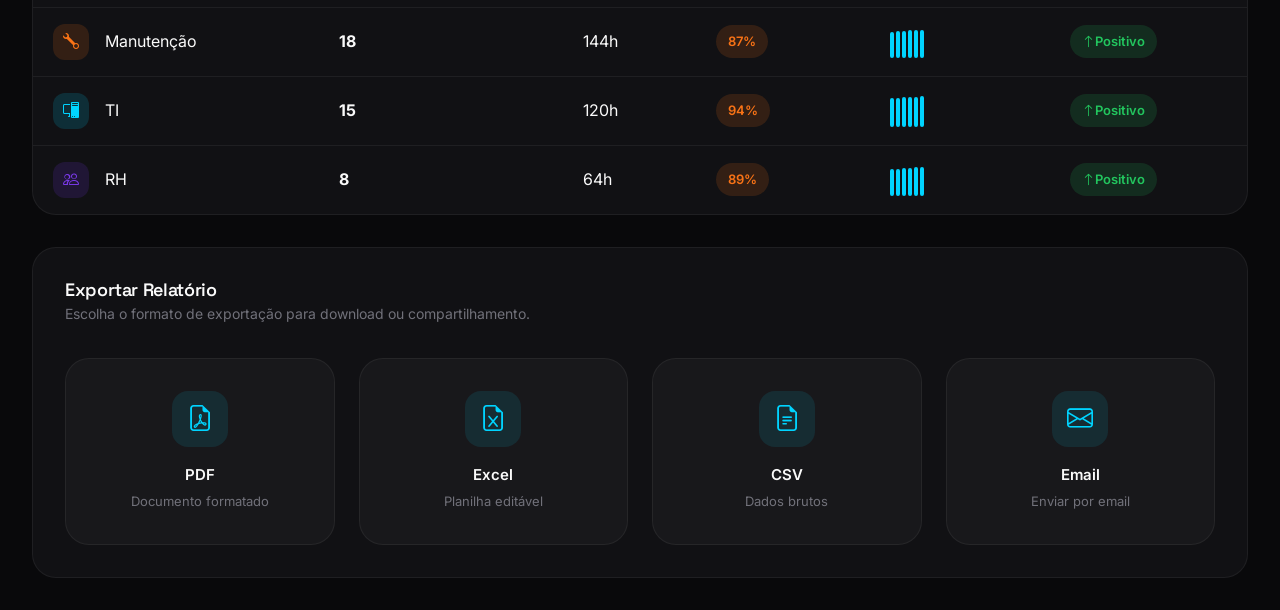
<file: demo-relatorios.html>
<!DOCTYPE html>
<html lang="pt-BR">
<head>
  <meta charset="UTF-8" />
  <meta name="viewport" content="width=device-width, initial-scale=1.0" />
  <title>SyncSentrix — Relatórios Inteligentes | Demo Completa</title>
  <link rel="preconnect" href="https://fonts.googleapis.com" />
  <link rel="preconnect" href="https://fonts.gstatic.com" crossorigin />
  <link href="https://fonts.googleapis.com/css2?family=Space+Grotesk:wght@300;400;500;600;700&family=Inter:wght@300;400;500;600;700&display=swap" rel="stylesheet" />
  <link rel="stylesheet" href="https://cdn.jsdelivr.net/npm/bootstrap-icons@1.11.3/font/bootstrap-icons.min.css" />
  <link rel="stylesheet" href="style.css" />
  <style>
    /* Demo App Styles */
    .demo-app {
      min-height: 100vh;
      background: var(--bg-primary);
    }

    .demo-header {
      position: sticky;
      top: 0;
      z-index: 100;
      background: rgba(9, 9, 11, 0.9);
      backdrop-filter: blur(20px);
      border-bottom: 1px solid var(--border-subtle);
      padding: 0 var(--space-xl);
    }

    .demo-header__inner {
      max-width: 1600px;
      margin: 0 auto;
      height: 70px;
      display: flex;
      align-items: center;
      gap: var(--space-xl);
    }

    .demo-header__back {
      display: flex;
      align-items: center;
      gap: var(--space-sm);
      color: var(--text-secondary);
      font-size: 14px;
      padding: 8px 16px;
      border-radius: var(--radius-md);
      transition: all 0.2s ease;
    }

    .demo-header__back:hover {
      background: var(--bg-elevated);
      color: var(--text-primary);
    }

    .demo-header__title {
      display: flex;
      align-items: center;
      gap: var(--space-md);
    }

    .demo-header__icon {
      width: 40px;
      height: 40px;
      border-radius: var(--radius-md);
      background: linear-gradient(135deg, var(--accent-green), #16A34A);
      display: flex;
      align-items: center;
      justify-content: center;
      color: white;
      font-size: 18px;
    }

    .demo-header__text h1 {
      font-size: 18px;
      font-weight: 600;
      color: var(--text-primary);
    }

    .demo-header__text span {
      font-size: 13px;
      color: var(--text-muted);
    }

    .demo-header__actions {
      display: flex;
      align-items: center;
      gap: var(--space-md);
      margin-left: auto;
    }

    .demo-main {
      max-width: 1600px;
      margin: 0 auto;
      padding: var(--space-xl);
    }

    /* Report Types */
    .report-types {
      display: grid;
      grid-template-columns: repeat(auto-fit, minmax(280px, 1fr));
      gap: var(--space-lg);
      margin-bottom: var(--space-2xl);
    }

    .report-type {
      background: var(--bg-card);
      border: 1px solid var(--border-subtle);
      border-radius: var(--radius-xl);
      padding: var(--space-xl);
      cursor: pointer;
      transition: all 0.3s ease;
      position: relative;
      overflow: hidden;
    }

    .report-type::before {
      content: '';
      position: absolute;
      top: 0;
      left: 0;
      right: 0;
      height: 3px;
      background: var(--gradient-primary);
      opacity: 0;
      transition: opacity 0.3s ease;
    }

    .report-type:hover {
      border-color: var(--border-default);
      transform: translateY(-4px);
    }

    .report-type.active::before {
      opacity: 1;
    }

    .report-type.active {
      border-color: var(--accent-cyan);
      box-shadow: 0 0 30px rgba(0, 212, 255, 0.1);
    }

    .report-type__header {
      display: flex;
      align-items: center;
      gap: var(--space-md);
      margin-bottom: var(--space-md);
    }

    .report-type__icon {
      width: 48px;
      height: 48px;
      border-radius: var(--radius-lg);
      display: flex;
      align-items: center;
      justify-content: center;
      font-size: 22px;
    }

    .report-type__icon--blue {
      background: rgba(59, 130, 246, 0.15);
      color: var(--accent-blue);
    }

    .report-type__icon--green {
      background: rgba(34, 197, 94, 0.15);
      color: var(--accent-green);
    }

    .report-type__icon--purple {
      background: rgba(124, 58, 237, 0.15);
      color: var(--accent-purple);
    }

    .report-type__icon--orange {
      background: rgba(249, 115, 22, 0.15);
      color: var(--accent-orange);
    }

    .report-type__title {
      font-size: 16px;
      font-weight: 600;
      color: var(--text-primary);
    }

    .report-type__desc {
      font-size: 14px;
      color: var(--text-muted);
      line-height: 1.5;
    }

    /* Dashboard Grid */
    .dashboard-grid {
      display: grid;
      grid-template-columns: 2fr 1fr;
      gap: var(--space-xl);
      margin-bottom: var(--space-xl);
    }

    /* Main Chart */
    .main-chart {
      background: var(--bg-card);
      border: 1px solid var(--border-subtle);
      border-radius: var(--radius-xl);
      padding: var(--space-xl);
    }

    .main-chart__header {
      display: flex;
      align-items: center;
      justify-content: space-between;
      margin-bottom: var(--space-xl);
    }

    .main-chart__title {
      font-size: 18px;
      font-weight: 600;
    }

    .period-selector {
      display: flex;
      background: var(--bg-elevated);
      border: 1px solid var(--border-subtle);
      border-radius: var(--radius-lg);
      padding: 4px;
    }

    .period-selector__btn {
      padding: 8px 16px;
      border-radius: var(--radius-md);
      background: transparent;
      border: none;
      color: var(--text-muted);
      font-size: 13px;
      font-weight: 500;
      cursor: pointer;
      transition: all 0.2s ease;
    }

    .period-selector__btn.active {
      background: var(--gradient-primary);
      color: var(--bg-primary);
    }

    .period-selector__btn:hover:not(.active) {
      color: var(--text-primary);
    }

    .chart-area {
      height: 320px;
      display: flex;
      align-items: flex-end;
      gap: 12px;
      padding: var(--space-lg) 0;
      border-bottom: 1px solid var(--border-subtle);
      position: relative;
    }

    .chart-area::before {
      content: '';
      position: absolute;
      left: 0;
      right: 0;
      bottom: 80px;
      border-top: 1px dashed var(--border-subtle);
    }

    .chart-area::after {
      content: '';
      position: absolute;
      left: 0;
      right: 0;
      bottom: 160px;
      border-top: 1px dashed var(--border-subtle);
    }

    .chart-bar-group {
      flex: 1;
      display: flex;
      flex-direction: column;
      align-items: center;
      gap: var(--space-sm);
    }

    .chart-bar-wrap {
      width: 100%;
      height: 280px;
      display: flex;
      align-items: flex-end;
      justify-content: center;
      gap: 4px;
    }

    .chart-bar {
      width: 24px;
      border-radius: 4px 4px 0 0;
      transition: all 0.5s ease;
      position: relative;
    }

    .chart-bar--primary {
      background: var(--gradient-primary);
    }

    .chart-bar--secondary {
      background: rgba(124, 58, 237, 0.4);
    }

    .chart-bar:hover::after {
      content: attr(data-value);
      position: absolute;
      top: -28px;
      left: 50%;
      transform: translateX(-50%);
      background: var(--bg-elevated);
      border: 1px solid var(--border-default);
      padding: 4px 8px;
      border-radius: var(--radius-sm);
      font-size: 11px;
      color: var(--text-primary);
      white-space: nowrap;
    }

    .chart-bar-label {
      font-size: 12px;
      color: var(--text-muted);
    }

    .chart-legend {
      display: flex;
      justify-content: center;
      gap: var(--space-xl);
      margin-top: var(--space-lg);
    }

    .chart-legend__item {
      display: flex;
      align-items: center;
      gap: var(--space-sm);
      font-size: 13px;
      color: var(--text-secondary);
    }

    .chart-legend__dot {
      width: 12px;
      height: 12px;
      border-radius: 3px;
    }

    .chart-legend__dot--primary {
      background: var(--gradient-primary);
    }

    .chart-legend__dot--secondary {
      background: var(--accent-purple);
    }

    /* Side Stats */
    .side-stats {
      display: flex;
      flex-direction: column;
      gap: var(--space-lg);
    }

    .side-stat {
      background: var(--bg-card);
      border: 1px solid var(--border-subtle);
      border-radius: var(--radius-xl);
      padding: var(--space-xl);
    }

    .side-stat__header {
      display: flex;
      align-items: center;
      justify-content: space-between;
      margin-bottom: var(--space-lg);
    }

    .side-stat__title {
      font-size: 14px;
      color: var(--text-muted);
    }

    .side-stat__badge {
      font-size: 11px;
      font-weight: 600;
      padding: 4px 10px;
      border-radius: var(--radius-full);
    }

    .side-stat__badge--up {
      background: rgba(34, 197, 94, 0.15);
      color: var(--accent-green);
    }

    .side-stat__badge--down {
      background: rgba(239, 68, 68, 0.15);
      color: #EF4444;
    }

    .side-stat__value {
      font-family: 'Space Grotesk', sans-serif;
      font-size: 36px;
      font-weight: 700;
      color: var(--text-primary);
      line-height: 1;
      margin-bottom: var(--space-md);
    }

    .side-stat__progress {
      height: 6px;
      background: var(--bg-elevated);
      border-radius: var(--radius-full);
      overflow: hidden;
    }

    .side-stat__progress-fill {
      height: 100%;
      border-radius: var(--radius-full);
      transition: width 0.5s ease;
    }

    .side-stat__progress-fill--cyan { background: var(--accent-cyan); }
    .side-stat__progress-fill--green { background: var(--accent-green); }
    .side-stat__progress-fill--purple { background: var(--accent-purple); }
    .side-stat__progress-fill--orange { background: var(--accent-orange); }

    /* Metrics Row */
    .metrics-row {
      display: grid;
      grid-template-columns: repeat(auto-fit, minmax(200px, 1fr));
      gap: var(--space-lg);
      margin-bottom: var(--space-xl);
    }

    .metric-card {
      background: var(--bg-card);
      border: 1px solid var(--border-subtle);
      border-radius: var(--radius-xl);
      padding: var(--space-xl);
      display: flex;
      flex-direction: column;
    }

    .metric-card__icon {
      width: 44px;
      height: 44px;
      border-radius: var(--radius-lg);
      display: flex;
      align-items: center;
      justify-content: center;
      font-size: 20px;
      margin-bottom: var(--space-md);
    }

    .metric-card__icon--cyan {
      background: rgba(0, 212, 255, 0.15);
      color: var(--accent-cyan);
    }

    .metric-card__icon--green {
      background: rgba(34, 197, 94, 0.15);
      color: var(--accent-green);
    }

    .metric-card__icon--purple {
      background: rgba(124, 58, 237, 0.15);
      color: var(--accent-purple);
    }

    .metric-card__icon--orange {
      background: rgba(249, 115, 22, 0.15);
      color: var(--accent-orange);
    }

    .metric-card__value {
      font-family: 'Space Grotesk', sans-serif;
      font-size: 28px;
      font-weight: 700;
      color: var(--text-primary);
      margin-bottom: 4px;
    }

    .metric-card__label {
      font-size: 14px;
      color: var(--text-muted);
      margin-bottom: var(--space-md);
    }

    .metric-card__trend {
      display: flex;
      align-items: center;
      gap: 6px;
      font-size: 13px;
      font-weight: 500;
      margin-top: auto;
    }

    .metric-card__trend--up {
      color: var(--accent-green);
    }

    .metric-card__trend--down {
      color: #EF4444;
    }

    /* Data Table */
    .data-panel {
      background: var(--bg-card);
      border: 1px solid var(--border-subtle);
      border-radius: var(--radius-xl);
      overflow: hidden;
    }

    .data-panel__header {
      display: flex;
      align-items: center;
      justify-content: space-between;
      padding: var(--space-xl);
      border-bottom: 1px solid var(--border-subtle);
    }

    .data-panel__title {
      font-size: 18px;
      font-weight: 600;
    }

    .data-table {
      width: 100%;
      border-collapse: collapse;
    }

    .data-table th,
    .data-table td {
      padding: 16px 20px;
      text-align: left;
    }

    .data-table th {
      background: rgba(255, 255, 255, 0.02);
      font-size: 12px;
      font-weight: 600;
      color: var(--text-muted);
      text-transform: uppercase;
      letter-spacing: 0.05em;
      border-bottom: 1px solid var(--border-subtle);
    }

    .data-table tbody tr {
      border-bottom: 1px solid var(--border-subtle);
      transition: all 0.2s ease;
    }

    .data-table tbody tr:hover {
      background: rgba(255, 255, 255, 0.02);
    }

    .data-table tbody tr:last-child {
      border-bottom: none;
    }

    .sector-cell {
      display: flex;
      align-items: center;
      gap: var(--space-md);
    }

    .sector-icon {
      width: 36px;
      height: 36px;
      border-radius: var(--radius-md);
      display: flex;
      align-items: center;
      justify-content: center;
      font-size: 16px;
    }

    .sector-icon--cyan {
      background: rgba(0, 212, 255, 0.15);
      color: var(--accent-cyan);
    }

    .sector-icon--green {
      background: rgba(34, 197, 94, 0.15);
      color: var(--accent-green);
    }

    .sector-icon--purple {
      background: rgba(124, 58, 237, 0.15);
      color: var(--accent-purple);
    }

    .sector-icon--orange {
      background: rgba(249, 115, 22, 0.15);
      color: var(--accent-orange);
    }

    .efficiency-badge {
      display: inline-flex;
      align-items: center;
      padding: 6px 12px;
      border-radius: var(--radius-full);
      font-size: 13px;
      font-weight: 600;
    }

    .efficiency-badge--high {
      background: rgba(34, 197, 94, 0.15);
      color: var(--accent-green);
    }

    .efficiency-badge--medium {
      background: rgba(249, 115, 22, 0.15);
      color: var(--accent-orange);
    }

    .efficiency-badge--low {
      background: rgba(239, 68, 68, 0.15);
      color: #EF4444;
    }

    .mini-chart {
      display: flex;
      align-items: flex-end;
      gap: 2px;
      height: 32px;
    }

    .mini-chart__bar {
      width: 4px;
      background: var(--accent-cyan);
      border-radius: 2px;
      transition: height 0.3s ease;
    }

    /* Export Section */
    .export-section {
      background: var(--bg-card);
      border: 1px solid var(--border-subtle);
      border-radius: var(--radius-xl);
      padding: var(--space-xl);
      margin-top: var(--space-xl);
    }

    .export-section__header {
      margin-bottom: var(--space-xl);
    }

    .export-section__title {
      font-size: 18px;
      font-weight: 600;
      margin-bottom: var(--space-xs);
    }

    .export-section__desc {
      font-size: 14px;
      color: var(--text-muted);
    }

    .export-options {
      display: grid;
      grid-template-columns: repeat(auto-fit, minmax(180px, 1fr));
      gap: var(--space-lg);
    }

    .export-option {
      background: var(--bg-elevated);
      border: 1px solid var(--border-subtle);
      border-radius: var(--radius-xl);
      padding: var(--space-xl);
      text-align: center;
      cursor: pointer;
      transition: all 0.3s ease;
    }

    .export-option:hover {
      border-color: var(--accent-cyan);
      transform: translateY(-4px);
    }

    .export-option__icon {
      width: 56px;
      height: 56px;
      border-radius: var(--radius-lg);
      background: rgba(0, 212, 255, 0.1);
      display: flex;
      align-items: center;
      justify-content: center;
      font-size: 26px;
      color: var(--accent-cyan);
      margin: 0 auto var(--space-md);
    }

    .export-option__title {
      font-size: 15px;
      font-weight: 600;
      color: var(--text-primary);
      margin-bottom: 4px;
    }

    .export-option__desc {
      font-size: 13px;
      color: var(--text-muted);
    }

    /* Toast */
    .toast-container {
      position: fixed;
      bottom: var(--space-xl);
      right: var(--space-xl);
      z-index: 2000;
      display: flex;
      flex-direction: column;
      gap: var(--space-md);
    }

    .toast {
      background: var(--bg-elevated);
      border: 1px solid var(--border-default);
      border-radius: var(--radius-lg);
      padding: var(--space-md) var(--space-lg);
      display: flex;
      align-items: center;
      gap: var(--space-md);
      box-shadow: var(--shadow-lg);
      animation: toastIn 0.3s ease;
      min-width: 300px;
    }

    @keyframes toastIn {
      from {
        opacity: 0;
        transform: translateX(100px);
      }
      to {
        opacity: 1;
        transform: translateX(0);
      }
    }

    .toast--success { border-color: rgba(34, 197, 94, 0.3); }
    .toast--success .toast__icon { color: var(--accent-green); }

    .toast__icon { font-size: 20px; }
    .toast__content { flex: 1; }

    .toast__title {
      font-weight: 600;
      font-size: 14px;
      color: var(--text-primary);
    }

    .toast__message {
      font-size: 13px;
      color: var(--text-muted);
    }

    /* Responsive */
    @media (max-width: 1200px) {
      .dashboard-grid {
        grid-template-columns: 1fr;
      }

      .side-stats {
        flex-direction: row;
        flex-wrap: wrap;
      }

      .side-stat {
        flex: 1;
        min-width: 200px;
      }
    }

    @media (max-width: 768px) {
      .report-types {
        grid-template-columns: 1fr;
      }

      .chart-bar {
        width: 16px;
      }

      .metrics-row {
        grid-template-columns: 1fr;
      }

      .data-panel {
        overflow-x: auto;
      }

      .data-table {
        min-width: 600px;
      }
    }

    /* CUSTOM CURSOR */
    body { cursor: none; }
    
    .cursor__dot {
      position: fixed;
      width: 8px;
      height: 8px;
      background: #fff;
      border-radius: 50%;
      transform: translate(-50%, -50%);
      pointer-events: none;
      z-index: 100001;
      mix-blend-mode: difference;
      transition: transform 0.1s ease, width 0.2s ease, height 0.2s ease;
    }

    .cursor__dot.active {
      width: 14px;
      height: 14px;
    }

    .cursor__ring {
      position: fixed;
      width: 40px;
      height: 40px;
      border: 2px solid rgba(255, 255, 255, 0.4);
      border-radius: 50%;
      transform: translate(-50%, -50%);
      pointer-events: none;
      z-index: 100000;
      transition: width 0.3s ease, height 0.3s ease, border-color 0.3s ease;
    }

    .cursor__ring.active {
      width: 60px;
      height: 60px;
      border-color: var(--primary);
    }

    .cursor__trail {
      position: fixed;
      width: 5px;
      height: 5px;
      background: var(--primary);
      border-radius: 50%;
      transform: translate(-50%, -50%);
      pointer-events: none;
      opacity: 0;
      z-index: 99999;
      filter: blur(1px);
    }
  </style>
</head>
<body>
  <!-- CUSTOM CURSOR -->
  <div class="cursor__dot" id="cursor-dot"></div>
  <div class="cursor__ring" id="cursor-ring"></div>
  <div id="cursor-trails"></div>

  <div class="demo-app">
    <!-- Header -->
    <header class="demo-header">
      <div class="demo-header__inner">
        <a href="index.html" class="demo-header__back">
          <i class="bi bi-arrow-left"></i>
          <span>Voltar</span>
        </a>
        <div class="demo-header__title">
          <div class="demo-header__icon">
            <i class="bi bi-bar-chart-line-fill"></i>
          </div>
          <div class="demo-header__text">
            <h1>Relatórios Inteligentes</h1>
            <span>Análises e insights em tempo real</span>
          </div>
        </div>
        <div class="demo-header__actions">
          <a href="demo-ponto.html" class="btn btn--ghost">
            <i class="bi bi-person-check"></i>
            <span>Ponto</span>
          </a>
          <a href="demo-maquinas.html" class="btn btn--ghost">
            <i class="bi bi-cpu"></i>
            <span>Máquinas</span>
          </a>
          <button class="btn btn--primary" id="btn-generate">
            <i class="bi bi-magic"></i>
            <span>Gerar Relatório</span>
          </button>
        </div>
      </div>
    </header>

    <!-- Main Content -->
    <main class="demo-main">
      <!-- Report Types -->
      <div class="report-types">
        <div class="report-type active" data-type="operational">
          <div class="report-type__header">
            <div class="report-type__icon report-type__icon--blue">
              <i class="bi bi-speedometer2"></i>
            </div>
          </div>
          <div class="report-type__title">Operacional</div>
          <div class="report-type__desc">Visão geral da produtividade, eficiência e desempenho operacional da empresa.</div>
        </div>
        <div class="report-type" data-type="financial">
          <div class="report-type__header">
            <div class="report-type__icon report-type__icon--green">
              <i class="bi bi-currency-dollar"></i>
            </div>
          </div>
          <div class="report-type__title">Financeiro</div>
          <div class="report-type__desc">Análise de custos, receitas, economia gerada e ROI das operações.</div>
        </div>
        <div class="report-type" data-type="hr">
          <div class="report-type__header">
            <div class="report-type__icon report-type__icon--purple">
              <i class="bi bi-people-fill"></i>
            </div>
          </div>
          <div class="report-type__title">Recursos Humanos</div>
          <div class="report-type__desc">Métricas de presença, pontualidade, horas extras e produtividade por colaborador.</div>
        </div>
        <div class="report-type" data-type="maintenance">
          <div class="report-type__header">
            <div class="report-type__icon report-type__icon--orange">
              <i class="bi bi-wrench-adjustable"></i>
            </div>
          </div>
          <div class="report-type__title">Manutenção</div>
          <div class="report-type__desc">Status de máquinas, histórico de manutenções e previsões de falhas.</div>
        </div>
      </div>

      <!-- Dashboard Grid -->
      <div class="dashboard-grid">
        <!-- Main Chart -->
        <div class="main-chart">
          <div class="main-chart__header">
            <h2 class="main-chart__title">Eficiência Operacional</h2>
            <div class="period-selector">
              <button class="period-selector__btn" data-period="7d">7 dias</button>
              <button class="period-selector__btn active" data-period="30d">30 dias</button>
              <button class="period-selector__btn" data-period="90d">90 dias</button>
              <button class="period-selector__btn" data-period="1y">1 ano</button>
            </div>
          </div>
          <div class="chart-area" id="main-chart">
            <!-- Chart will be rendered here -->
          </div>
          <div class="chart-legend">
            <div class="chart-legend__item">
              <div class="chart-legend__dot chart-legend__dot--primary"></div>
              <span>Eficiência Real</span>
            </div>
            <div class="chart-legend__item">
              <div class="chart-legend__dot chart-legend__dot--secondary"></div>
              <span>Meta</span>
            </div>
          </div>
        </div>

        <!-- Side Stats -->
        <div class="side-stats">
          <div class="side-stat">
            <div class="side-stat__header">
              <span class="side-stat__title">Produtividade Geral</span>
              <span class="side-stat__badge side-stat__badge--up">+12.5%</span>
            </div>
            <div class="side-stat__value">94.7%</div>
            <div class="side-stat__progress">
              <div class="side-stat__progress-fill side-stat__progress-fill--cyan" style="width: 94.7%"></div>
            </div>
          </div>
          <div class="side-stat">
            <div class="side-stat__header">
              <span class="side-stat__title">Economia Mensal</span>
              <span class="side-stat__badge side-stat__badge--up">+8.2%</span>
            </div>
            <div class="side-stat__value">R$184k</div>
            <div class="side-stat__progress">
              <div class="side-stat__progress-fill side-stat__progress-fill--green" style="width: 78%"></div>
            </div>
          </div>
          <div class="side-stat">
            <div class="side-stat__header">
              <span class="side-stat__title">Uptime Sistema</span>
              <span class="side-stat__badge side-stat__badge--up">+0.02%</span>
            </div>
            <div class="side-stat__value">99.97%</div>
            <div class="side-stat__progress">
              <div class="side-stat__progress-fill side-stat__progress-fill--purple" style="width: 99.97%"></div>
            </div>
          </div>
        </div>
      </div>

      <!-- Metrics Row -->
      <div class="metrics-row">
        <div class="metric-card">
          <div class="metric-card__icon metric-card__icon--cyan">
            <i class="bi bi-people-fill"></i>
          </div>
          <div class="metric-card__value" id="metric-employees">156</div>
          <div class="metric-card__label">Colaboradores Ativos</div>
          <div class="metric-card__trend metric-card__trend--up">
            <i class="bi bi-arrow-up"></i>
            <span>+5 este mês</span>
          </div>
        </div>
        <div class="metric-card">
          <div class="metric-card__icon metric-card__icon--green">
            <i class="bi bi-clock-fill"></i>
          </div>
          <div class="metric-card__value" id="metric-hours">1,248h</div>
          <div class="metric-card__label">Horas Trabalhadas Hoje</div>
          <div class="metric-card__trend metric-card__trend--up">
            <i class="bi bi-arrow-up"></i>
            <span>98.2% pontualidade</span>
          </div>
        </div>
        <div class="metric-card">
          <div class="metric-card__icon metric-card__icon--purple">
            <i class="bi bi-cpu-fill"></i>
          </div>
          <div class="metric-card__value" id="metric-machines">24</div>
          <div class="metric-card__label">Máquinas Monitoradas</div>
          <div class="metric-card__trend metric-card__trend--up">
            <i class="bi bi-check-circle"></i>
            <span>22 operando</span>
          </div>
        </div>
        <div class="metric-card">
          <div class="metric-card__icon metric-card__icon--orange">
            <i class="bi bi-lightning-fill"></i>
          </div>
          <div class="metric-card__value" id="metric-efficiency">92%</div>
          <div class="metric-card__label">Eficiência Média</div>
          <div class="metric-card__trend metric-card__trend--up">
            <i class="bi bi-arrow-up"></i>
            <span>+4.5% vs. mês anterior</span>
          </div>
        </div>
      </div>

      <!-- Data Panel -->
      <div class="data-panel">
        <div class="data-panel__header">
          <h2 class="data-panel__title">Desempenho por Setor</h2>
          <button class="btn btn--ghost" id="btn-export-table">
            <i class="bi bi-download"></i>
            <span>Exportar</span>
          </button>
        </div>
        <table class="data-table">
          <thead>
            <tr>
              <th>Setor</th>
              <th>Colaboradores</th>
              <th>Horas</th>
              <th>Eficiência</th>
              <th>Tendência</th>
              <th>Status</th>
            </tr>
          </thead>
          <tbody id="sectors-tbody">
            <!-- Table will be rendered here -->
          </tbody>
        </table>
      </div>

      <!-- Export Section -->
      <div class="export-section">
        <div class="export-section__header">
          <h2 class="export-section__title">Exportar Relatório</h2>
          <p class="export-section__desc">Escolha o formato de exportação para download ou compartilhamento.</p>
        </div>
        <div class="export-options">
          <div class="export-option" onclick="exportReport('pdf')">
            <div class="export-option__icon">
              <i class="bi bi-file-earmark-pdf"></i>
            </div>
            <div class="export-option__title">PDF</div>
            <div class="export-option__desc">Documento formatado</div>
          </div>
          <div class="export-option" onclick="exportReport('excel')">
            <div class="export-option__icon">
              <i class="bi bi-file-earmark-excel"></i>
            </div>
            <div class="export-option__title">Excel</div>
            <div class="export-option__desc">Planilha editável</div>
          </div>
          <div class="export-option" onclick="exportReport('csv')">
            <div class="export-option__icon">
              <i class="bi bi-file-earmark-text"></i>
            </div>
            <div class="export-option__title">CSV</div>
            <div class="export-option__desc">Dados brutos</div>
          </div>
          <div class="export-option" onclick="exportReport('email')">
            <div class="export-option__icon">
              <i class="bi bi-envelope"></i>
            </div>
            <div class="export-option__title">Email</div>
            <div class="export-option__desc">Enviar por email</div>
          </div>
        </div>
      </div>
    </main>
  </div>

  <!-- Toast Container -->
  <div class="toast-container" id="toast-container"></div>

  <script>
    // =====================================================
    // RELATÓRIOS INTELIGENTES - DEMO COMPLETA
    // =====================================================

    // Mock Data
    const sectorsData = [
      { name: 'Produção', icon: 'bi-gear-fill', color: 'cyan', employees: 48, hours: 384, efficiency: 96, trend: [75, 82, 88, 85, 92, 96] },
      { name: 'Logística', icon: 'bi-truck', color: 'green', employees: 24, hours: 192, efficiency: 91, trend: [78, 80, 85, 88, 90, 91] },
      { name: 'Qualidade', icon: 'bi-shield-check', color: 'purple', employees: 12, hours: 96, efficiency: 98, trend: [92, 94, 95, 96, 97, 98] },
      { name: 'Manutenção', icon: 'bi-wrench', color: 'orange', employees: 18, hours: 144, efficiency: 87, trend: [80, 82, 84, 85, 86, 87] },
      { name: 'TI', icon: 'bi-pc-display', color: 'cyan', employees: 15, hours: 120, efficiency: 94, trend: [88, 90, 91, 92, 93, 94] },
      { name: 'RH', icon: 'bi-people', color: 'purple', employees: 8, hours: 64, efficiency: 89, trend: [82, 84, 86, 87, 88, 89] },
    ];

    // Render Main Chart
    const renderMainChart = () => {
      const chart = document.getElementById('main-chart');
      const days = ['Seg', 'Ter', 'Qua', 'Qui', 'Sex', 'Sáb', 'Dom'];
      
      chart.innerHTML = days.map((day, i) => {
        const value1 = 70 + Math.random() * 28;
        const value2 = 80 + Math.random() * 10;
        
        return `
          <div class="chart-bar-group">
            <div class="chart-bar-wrap">
              <div class="chart-bar chart-bar--primary" style="height: ${value1}%" data-value="${Math.round(value1)}%"></div>
              <div class="chart-bar chart-bar--secondary" style="height: ${value2}%" data-value="${Math.round(value2)}%"></div>
            </div>
            <span class="chart-bar-label">${day}</span>
          </div>
        `;
      }).join('');
    };

    // Render Sectors Table
    const renderSectorsTable = () => {
      const tbody = document.getElementById('sectors-tbody');
      
      tbody.innerHTML = sectorsData.map(sector => {
        const effClass = sector.efficiency >= 95 ? 'high' : sector.efficiency >= 85 ? 'medium' : 'low';
        const trendBars = sector.trend.map(v => `<div class="mini-chart__bar" style="height: ${v * 0.32}px"></div>`).join('');
        
        return `
          <tr>
            <td>
              <div class="sector-cell">
                <div class="sector-icon sector-icon--${sector.color}">
                  <i class="bi ${sector.icon}"></i>
                </div>
                <span>${sector.name}</span>
              </div>
            </td>
            <td><strong>${sector.employees}</strong></td>
            <td>${sector.hours}h</td>
            <td>
              <span class="efficiency-badge efficiency-badge--${effClass}">${sector.efficiency}%</span>
            </td>
            <td>
              <div class="mini-chart">${trendBars}</div>
            </td>
            <td>
              <span class="efficiency-badge efficiency-badge--high">
                <i class="bi bi-arrow-up"></i> Positivo
              </span>
            </td>
          </tr>
        `;
      }).join('');
    };

    // Show Toast
    const showToast = (title, message) => {
      const container = document.getElementById('toast-container');
      const toast = document.createElement('div');
      toast.className = 'toast toast--success';
      toast.innerHTML = `
        <i class="bi bi-check-circle-fill toast__icon"></i>
        <div class="toast__content">
          <div class="toast__title">${title}</div>
          <div class="toast__message">${message}</div>
        </div>
      `;
      container.appendChild(toast);
      
      setTimeout(() => {
        toast.style.animation = 'toastIn 0.3s ease reverse';
        setTimeout(() => toast.remove(), 300);
      }, 3000);
    };

    // Export Report
    const exportReport = (format) => {
      const formats = {
        pdf: 'PDF',
        excel: 'Excel',
        csv: 'CSV',
        email: 'Email'
      };
      showToast('Exportação Iniciada', `Gerando relatório em formato ${formats[format]}...`);
    };

    // Report Type Selection
    document.querySelectorAll('.report-type').forEach(type => {
      type.addEventListener('click', () => {
        document.querySelectorAll('.report-type').forEach(t => t.classList.remove('active'));
        type.classList.add('active');
        
        // Animate chart refresh
        renderMainChart();
        showToast('Relatório Carregado', `Exibindo dados do relatório ${type.dataset.type}.`);
      });
    });

    // Period Selection
    document.querySelectorAll('.period-selector__btn').forEach(btn => {
      btn.addEventListener('click', () => {
        document.querySelectorAll('.period-selector__btn').forEach(b => b.classList.remove('active'));
        btn.classList.add('active');
        renderMainChart();
      });
    });

    // Generate Report Button
    document.getElementById('btn-generate').addEventListener('click', () => {
      showToast('Relatório Gerado', 'O relatório foi atualizado com os dados mais recentes.');
      renderMainChart();
      renderSectorsTable();
    });

    // Export Table Button
    document.getElementById('btn-export-table').addEventListener('click', () => {
      showToast('Exportação', 'A tabela está sendo exportada...');
    });

    // Initialize
    renderMainChart();
    renderSectorsTable();

    // Auto-update metrics
    setInterval(() => {
      const employees = 150 + Math.round(Math.random() * 10);
      const hours = 1200 + Math.round(Math.random() * 100);
      const efficiency = 88 + Math.round(Math.random() * 10);
      
      document.getElementById('metric-employees').textContent = employees;
      document.getElementById('metric-hours').textContent = hours.toLocaleString('pt-BR') + 'h';
      document.getElementById('metric-efficiency').textContent = efficiency + '%';
    }, 5000);
  </script>
</body>
</html>
</file>
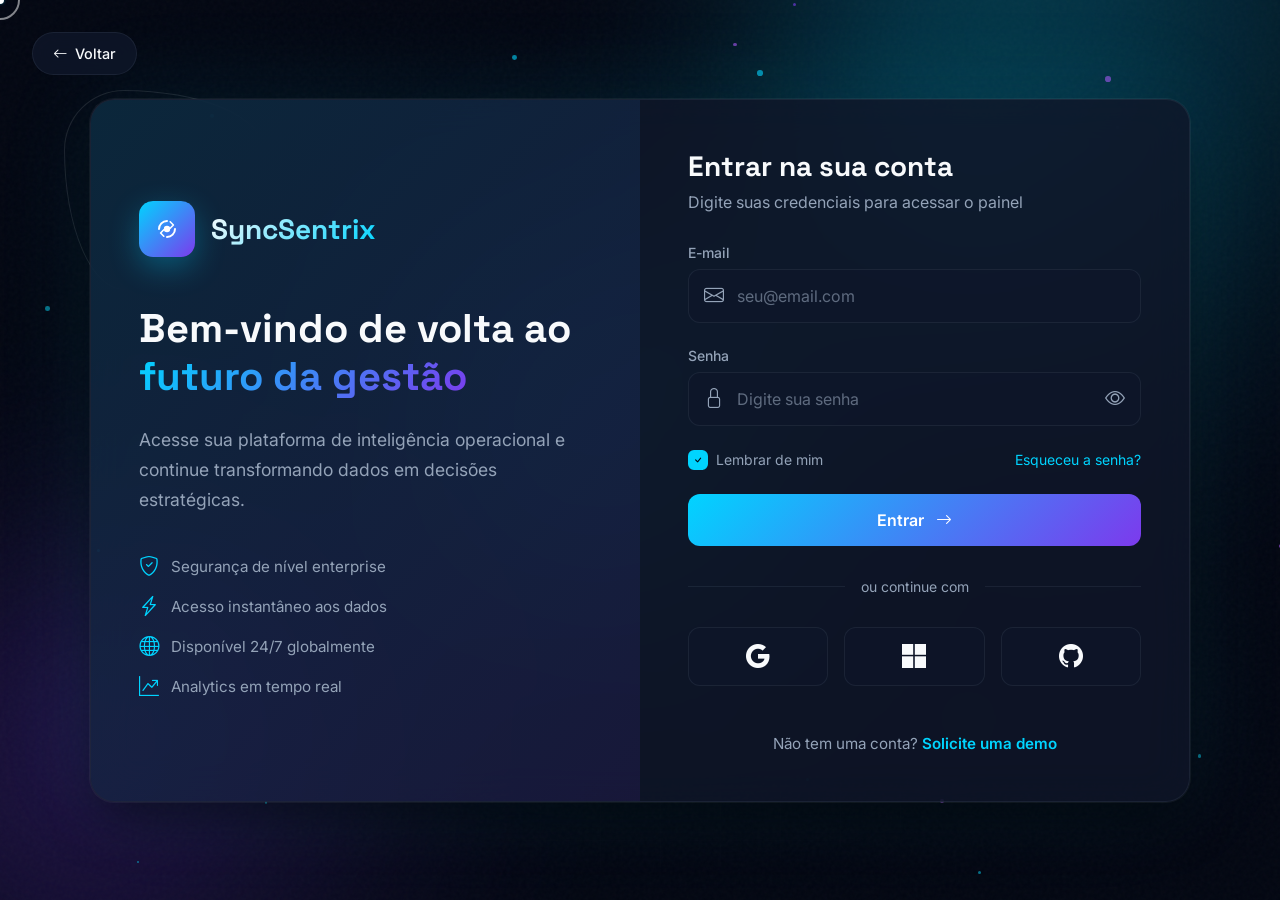
<file: login.html>
<!DOCTYPE html>
<html lang="pt-BR">
<head>
  <meta charset="UTF-8" />
  <meta name="viewport" content="width=device-width, initial-scale=1.0" />
  <title>Login — SyncSentrix</title>
  <link rel="preconnect" href="https://fonts.googleapis.com" />
  <link rel="preconnect" href="https://fonts.gstatic.com" crossorigin />
  <link href="https://fonts.googleapis.com/css2?family=Space+Grotesk:wght@300;400;500;600;700&family=Inter:wght@300;400;500;600;700&display=swap" rel="stylesheet" />
  <link rel="stylesheet" href="https://cdn.jsdelivr.net/npm/bootstrap-icons@1.11.3/font/bootstrap-icons.min.css" />
  <style>
    *, *::before, *::after {
      margin: 0;
      padding: 0;
      box-sizing: border-box;
    }

    :root {
      --primary: #00D4FF;
      --primary-dark: #00a8cc;
      --secondary: #7C3AED;
      --bg-dark: #030712;
      --bg-card: rgba(15, 23, 42, 0.8);
      --text-primary: #f8fafc;
      --text-secondary: #94a3b8;
      --border: rgba(148, 163, 184, 0.1);
      --success: #10b981;
      --error: #ef4444;
    }

    html {
      scroll-behavior: smooth;
    }

    body {
      font-family: 'Inter', sans-serif;
      background: var(--bg-dark);
      color: var(--text-primary);
      min-height: 100vh;
      overflow-x: hidden;
      cursor: none;
    }

    /* CUSTOM CURSOR */
    .cursor {
      position: fixed;
      pointer-events: none;
      z-index: 99999;
      mix-blend-mode: difference;
    }

    .cursor__dot {
      position: fixed;
      width: 8px;
      height: 8px;
      background: #fff;
      border-radius: 50%;
      transform: translate(-50%, -50%);
      transition: transform 0.1s ease, width 0.3s ease, height 0.3s ease;
      z-index: 100001;
    }

    .cursor__dot.active {
      width: 16px;
      height: 16px;
    }

    .cursor__ring {
      position: fixed;
      width: 40px;
      height: 40px;
      border: 2px solid rgba(255, 255, 255, 0.5);
      border-radius: 50%;
      transform: translate(-50%, -50%);
      transition: width 0.3s ease, height 0.3s ease, border-color 0.3s ease;
      z-index: 100000;
    }

    .cursor__ring.active {
      width: 60px;
      height: 60px;
      border-color: var(--primary);
    }

    .cursor__trail {
      position: fixed;
      width: 6px;
      height: 6px;
      background: var(--primary);
      border-radius: 50%;
      transform: translate(-50%, -50%);
      opacity: 0;
      z-index: 99999;
      filter: blur(2px);
    }

    /* BACKGROUND */
    .login-bg {
      position: fixed;
      inset: 0;
      z-index: 0;
      overflow: hidden;
    }

    .login-bg__gradient {
      position: absolute;
      border-radius: 50%;
      filter: blur(120px);
      opacity: 0.4;
      animation: float 20s ease-in-out infinite;
    }

    .login-bg__gradient--1 {
      width: 600px;
      height: 600px;
      background: linear-gradient(135deg, var(--primary), transparent);
      top: -200px;
      right: -100px;
      animation-delay: 0s;
    }

    .login-bg__gradient--2 {
      width: 500px;
      height: 500px;
      background: linear-gradient(135deg, var(--secondary), transparent);
      bottom: -150px;
      left: -100px;
      animation-delay: -7s;
    }

    .login-bg__gradient--3 {
      width: 400px;
      height: 400px;
      background: linear-gradient(135deg, #06b6d4, transparent);
      top: 50%;
      left: 50%;
      transform: translate(-50%, -50%);
      animation-delay: -14s;
    }

    @keyframes float {
      0%, 100% { transform: translate(0, 0) scale(1); }
      25% { transform: translate(30px, -30px) scale(1.1); }
      50% { transform: translate(-20px, 20px) scale(0.95); }
      75% { transform: translate(20px, 30px) scale(1.05); }
    }

    /* GRID PATTERN */
    .login-bg__grid {
      position: absolute;
      inset: 0;
      background-image: 
        linear-gradient(rgba(255,255,255,0.02) 1px, transparent 1px),
        linear-gradient(90deg, rgba(255,255,255,0.02) 1px, transparent 1px);
      background-size: 60px 60px;
      mask-image: radial-gradient(ellipse at center, black 30%, transparent 70%);
    }

    /* FLOATING PARTICLES */
    .particles {
      position: absolute;
      inset: 0;
      overflow: hidden;
    }

    .particle {
      position: absolute;
      border-radius: 50%;
      animation: particleFloat 15s ease-in-out infinite;
      opacity: 0.6;
    }

    @keyframes particleFloat {
      0%, 100% { transform: translateY(0) rotate(0deg); opacity: 0.6; }
      50% { transform: translateY(-100px) rotate(180deg); opacity: 0.3; }
    }

    /* GEOMETRIC SHAPES */
    .shapes {
      position: absolute;
      inset: 0;
      overflow: hidden;
    }

    .shape {
      position: absolute;
      border: 1px solid rgba(255, 255, 255, 0.1);
      animation: shapeRotate 30s linear infinite;
    }

    .shape--1 {
      width: 200px;
      height: 200px;
      border-radius: 30% 70% 70% 30% / 30% 30% 70% 70%;
      top: 10%;
      left: 5%;
      animation-duration: 25s;
    }

    .shape--2 {
      width: 150px;
      height: 150px;
      border-radius: 50%;
      bottom: 20%;
      right: 10%;
      animation-duration: 35s;
      animation-direction: reverse;
    }

    .shape--3 {
      width: 100px;
      height: 100px;
      top: 60%;
      left: 15%;
      animation-duration: 20s;
    }

    .shape--4 {
      width: 80px;
      height: 80px;
      border-radius: 50%;
      top: 20%;
      right: 20%;
      border-color: var(--primary);
      opacity: 0.3;
      animation-duration: 40s;
    }

    @keyframes shapeRotate {
      0% { transform: rotate(0deg) scale(1); }
      50% { transform: rotate(180deg) scale(1.1); }
      100% { transform: rotate(360deg) scale(1); }
    }

    /* NOISE OVERLAY */
    .noise {
      position: fixed;
      inset: 0;
      z-index: 1;
      pointer-events: none;
      opacity: 0.03;
      background-image: url("data:image/svg+xml,%3Csvg viewBox='0 0 256 256' xmlns='http://www.w3.org/2000/svg'%3E%3Cfilter id='noise'%3E%3CfeTurbulence type='fractalNoise' baseFrequency='0.9' numOctaves='4' stitchTiles='stitch'/%3E%3C/filter%3E%3Crect width='100%25' height='100%25' filter='url(%23noise)'/%3E%3C/svg%3E");
    }

    /* MAIN CONTAINER */
    .login {
      position: relative;
      z-index: 10;
      min-height: 100vh;
      display: flex;
      align-items: center;
      justify-content: center;
      padding: 2rem;
    }

    .login__container {
      display: grid;
      grid-template-columns: 1fr 1fr;
      max-width: 1100px;
      width: 100%;
      background: var(--bg-card);
      border: 1px solid var(--border);
      border-radius: 24px;
      overflow: hidden;
      backdrop-filter: blur(20px);
      box-shadow: 
        0 0 0 1px rgba(255,255,255,0.05),
        0 25px 50px -12px rgba(0, 0, 0, 0.5),
        0 0 100px rgba(0, 212, 255, 0.1);
      animation: containerAppear 0.8s cubic-bezier(0.16, 1, 0.3, 1) forwards;
      opacity: 0;
      transform: translateY(30px) scale(0.98);
    }

    @keyframes containerAppear {
      to {
        opacity: 1;
        transform: translateY(0) scale(1);
      }
    }

    /* LEFT SIDE - BRANDING */
    .login__brand {
      position: relative;
      padding: 3rem;
      display: flex;
      flex-direction: column;
      justify-content: center;
      background: linear-gradient(135deg, rgba(0, 212, 255, 0.1), rgba(124, 58, 237, 0.1));
      overflow: hidden;
    }

    .login__brand-bg {
      position: absolute;
      inset: 0;
      overflow: hidden;
    }

    .login__brand-lines {
      position: absolute;
      inset: 0;
    }

    .login__brand-line {
      position: absolute;
      height: 1px;
      background: linear-gradient(90deg, transparent, var(--primary), transparent);
      opacity: 0.3;
      animation: lineScan 3s ease-in-out infinite;
    }

    .login__brand-line:nth-child(1) { top: 20%; animation-delay: 0s; }
    .login__brand-line:nth-child(2) { top: 40%; animation-delay: 0.5s; }
    .login__brand-line:nth-child(3) { top: 60%; animation-delay: 1s; }
    .login__brand-line:nth-child(4) { top: 80%; animation-delay: 1.5s; }

    @keyframes lineScan {
      0% { left: -100%; width: 100%; }
      100% { left: 100%; width: 100%; }
    }

    .login__brand-content {
      position: relative;
      z-index: 2;
    }

    .login__logo {
      display: flex;
      align-items: center;
      gap: 1rem;
      margin-bottom: 3rem;
      animation: slideInLeft 0.6s cubic-bezier(0.16, 1, 0.3, 1) 0.2s both;
    }

    @keyframes slideInLeft {
      from {
        opacity: 0;
        transform: translateX(-30px);
      }
      to {
        opacity: 1;
        transform: translateX(0);
      }
    }

    .login__logo-icon {
      width: 56px;
      height: 56px;
      background: linear-gradient(135deg, var(--primary), var(--secondary));
      border-radius: 14px;
      display: flex;
      align-items: center;
      justify-content: center;
      box-shadow: 0 10px 30px rgba(0, 212, 255, 0.3);
    }

    .login__logo-icon svg {
      width: 32px;
      height: 32px;
    }

    .login__logo-text {
      font-family: 'Space Grotesk', sans-serif;
      font-size: 1.75rem;
      font-weight: 700;
      background: linear-gradient(135deg, var(--text-primary), var(--primary));
      -webkit-background-clip: text;
      -webkit-text-fill-color: transparent;
      background-clip: text;
    }

    .login__brand-title {
      font-family: 'Space Grotesk', sans-serif;
      font-size: 2.5rem;
      font-weight: 700;
      line-height: 1.2;
      margin-bottom: 1.5rem;
      animation: slideInLeft 0.6s cubic-bezier(0.16, 1, 0.3, 1) 0.3s both;
    }

    .login__brand-title span {
      background: linear-gradient(135deg, var(--primary), var(--secondary));
      -webkit-background-clip: text;
      -webkit-text-fill-color: transparent;
      background-clip: text;
    }

    .login__brand-desc {
      color: var(--text-secondary);
      font-size: 1.1rem;
      line-height: 1.7;
      margin-bottom: 2.5rem;
      animation: slideInLeft 0.6s cubic-bezier(0.16, 1, 0.3, 1) 0.4s both;
    }

    .login__features {
      display: flex;
      flex-direction: column;
      gap: 1rem;
      animation: slideInLeft 0.6s cubic-bezier(0.16, 1, 0.3, 1) 0.5s both;
    }

    .login__feature {
      display: flex;
      align-items: center;
      gap: 0.75rem;
      color: var(--text-secondary);
      font-size: 0.95rem;
    }

    .login__feature i {
      color: var(--primary);
      font-size: 1.25rem;
    }

    /* RIGHT SIDE - FORM */
    .login__form-container {
      padding: 3rem;
      display: flex;
      flex-direction: column;
      justify-content: center;
    }

    .login__form-header {
      margin-bottom: 2rem;
      animation: slideInRight 0.6s cubic-bezier(0.16, 1, 0.3, 1) 0.3s both;
    }

    @keyframes slideInRight {
      from {
        opacity: 0;
        transform: translateX(30px);
      }
      to {
        opacity: 1;
        transform: translateX(0);
      }
    }

    .login__form-title {
      font-family: 'Space Grotesk', sans-serif;
      font-size: 1.75rem;
      font-weight: 700;
      margin-bottom: 0.5rem;
    }

    .login__form-subtitle {
      color: var(--text-secondary);
    }

    .login__form {
      display: flex;
      flex-direction: column;
      gap: 1.5rem;
    }

    .form-group {
      position: relative;
      animation: slideInRight 0.6s cubic-bezier(0.16, 1, 0.3, 1) both;
    }

    .form-group:nth-child(1) { animation-delay: 0.4s; }
    .form-group:nth-child(2) { animation-delay: 0.5s; }
    .form-group:nth-child(3) { animation-delay: 0.6s; }

    .form-group__label {
      display: block;
      font-size: 0.875rem;
      font-weight: 500;
      margin-bottom: 0.5rem;
      color: var(--text-secondary);
      transition: color 0.3s ease;
    }

    .form-group:focus-within .form-group__label {
      color: var(--primary);
    }

    .form-group__input-wrapper {
      position: relative;
    }

    .form-group__icon {
      position: absolute;
      left: 1rem;
      top: 50%;
      transform: translateY(-50%);
      color: var(--text-secondary);
      font-size: 1.25rem;
      transition: color 0.3s ease;
      z-index: 2;
    }

    .form-group:focus-within .form-group__icon {
      color: var(--primary);
    }

    .form-group__input {
      width: 100%;
      padding: 1rem 1rem 1rem 3rem;
      background: rgba(15, 23, 42, 0.6);
      border: 1px solid var(--border);
      border-radius: 12px;
      color: var(--text-primary);
      font-size: 1rem;
      font-family: inherit;
      transition: all 0.3s ease;
      outline: none;
    }

    .form-group__input::placeholder {
      color: var(--text-secondary);
      opacity: 0.6;
    }

    .form-group__input:focus {
      border-color: var(--primary);
      background: rgba(0, 212, 255, 0.05);
      box-shadow: 0 0 0 4px rgba(0, 212, 255, 0.1), 0 0 30px rgba(0, 212, 255, 0.1);
    }

    .form-group__toggle {
      position: absolute;
      right: 1rem;
      top: 50%;
      transform: translateY(-50%);
      background: none;
      border: none;
      color: var(--text-secondary);
      cursor: pointer;
      font-size: 1.25rem;
      transition: color 0.3s ease;
      z-index: 2;
    }

    .form-group__toggle:hover {
      color: var(--primary);
    }

    .form-row {
      display: flex;
      justify-content: space-between;
      align-items: center;
      animation: slideInRight 0.6s cubic-bezier(0.16, 1, 0.3, 1) 0.7s both;
    }

    .form-checkbox {
      display: flex;
      align-items: center;
      gap: 0.5rem;
      cursor: pointer;
    }

    .form-checkbox input {
      display: none;
    }

    .form-checkbox__box {
      width: 20px;
      height: 20px;
      border: 2px solid var(--border);
      border-radius: 6px;
      display: flex;
      align-items: center;
      justify-content: center;
      transition: all 0.3s ease;
    }

    .form-checkbox__box i {
      font-size: 12px;
      color: var(--bg-dark);
      opacity: 0;
      transform: scale(0);
      transition: all 0.3s ease;
    }

    .form-checkbox input:checked + .form-checkbox__box {
      background: var(--primary);
      border-color: var(--primary);
    }

    .form-checkbox input:checked + .form-checkbox__box i {
      opacity: 1;
      transform: scale(1);
    }

    .form-checkbox__text {
      font-size: 0.875rem;
      color: var(--text-secondary);
    }

    .form-link {
      font-size: 0.875rem;
      color: var(--primary);
      text-decoration: none;
      transition: color 0.3s ease;
    }

    .form-link:hover {
      color: var(--primary-dark);
      text-decoration: underline;
    }

    .login__btn {
      position: relative;
      display: flex;
      align-items: center;
      justify-content: center;
      gap: 0.75rem;
      width: 100%;
      padding: 1rem 2rem;
      background: linear-gradient(135deg, var(--primary), var(--secondary));
      border: none;
      border-radius: 12px;
      color: #fff;
      font-size: 1rem;
      font-weight: 600;
      font-family: inherit;
      cursor: pointer;
      overflow: hidden;
      transition: all 0.3s ease;
      animation: slideInRight 0.6s cubic-bezier(0.16, 1, 0.3, 1) 0.8s both;
    }

    .login__btn::before {
      content: '';
      position: absolute;
      inset: 0;
      background: linear-gradient(135deg, var(--secondary), var(--primary));
      opacity: 0;
      transition: opacity 0.3s ease;
    }

    .login__btn:hover::before {
      opacity: 1;
    }

    .login__btn:hover {
      transform: translateY(-2px);
      box-shadow: 0 15px 40px rgba(0, 212, 255, 0.3);
    }

    .login__btn span,
    .login__btn i {
      position: relative;
      z-index: 2;
    }

    .login__btn i {
      transition: transform 0.3s ease;
    }

    .login__btn:hover i {
      transform: translateX(5px);
    }

    .login__btn--loading {
      pointer-events: none;
    }

    .login__btn--loading span,
    .login__btn--loading i {
      opacity: 0;
    }

    .login__btn-spinner {
      position: absolute;
      width: 24px;
      height: 24px;
      border: 3px solid rgba(255,255,255,0.3);
      border-top-color: #fff;
      border-radius: 50%;
      animation: spin 0.8s linear infinite;
      opacity: 0;
    }

    .login__btn--loading .login__btn-spinner {
      opacity: 1;
    }

    @keyframes spin {
      to { transform: rotate(360deg); }
    }

    .login__divider {
      display: flex;
      align-items: center;
      gap: 1rem;
      margin: 0.5rem 0;
      animation: slideInRight 0.6s cubic-bezier(0.16, 1, 0.3, 1) 0.9s both;
    }

    .login__divider::before,
    .login__divider::after {
      content: '';
      flex: 1;
      height: 1px;
      background: var(--border);
    }

    .login__divider span {
      font-size: 0.875rem;
      color: var(--text-secondary);
    }

    .login__social {
      display: grid;
      grid-template-columns: repeat(3, 1fr);
      gap: 1rem;
      animation: slideInRight 0.6s cubic-bezier(0.16, 1, 0.3, 1) 1s both;
    }

    .login__social-btn {
      display: flex;
      align-items: center;
      justify-content: center;
      padding: 0.875rem;
      background: rgba(15, 23, 42, 0.6);
      border: 1px solid var(--border);
      border-radius: 12px;
      color: var(--text-primary);
      font-size: 1.5rem;
      text-decoration: none;
      transition: all 0.3s ease;
    }

    .login__social-btn:hover {
      background: rgba(0, 212, 255, 0.1);
      border-color: var(--primary);
      transform: translateY(-3px);
    }

    .login__register {
      text-align: center;
      margin-top: 1.5rem;
      font-size: 0.95rem;
      color: var(--text-secondary);
      animation: slideInRight 0.6s cubic-bezier(0.16, 1, 0.3, 1) 1.1s both;
    }

    .login__register a {
      color: var(--primary);
      text-decoration: none;
      font-weight: 600;
      transition: color 0.3s ease;
    }

    .login__register a:hover {
      text-decoration: underline;
    }

    /* BACK BUTTON */
    .back-btn {
      position: fixed;
      top: 2rem;
      left: 2rem;
      display: flex;
      align-items: center;
      gap: 0.5rem;
      padding: 0.75rem 1.25rem;
      background: var(--bg-card);
      border: 1px solid var(--border);
      border-radius: 50px;
      color: var(--text-primary);
      text-decoration: none;
      font-size: 0.9rem;
      font-weight: 500;
      backdrop-filter: blur(10px);
      transition: all 0.3s ease;
      z-index: 100;
      animation: fadeIn 0.6s ease 0.5s both;
    }

    @keyframes fadeIn {
      from { opacity: 0; }
      to { opacity: 1; }
    }

    .back-btn:hover {
      background: rgba(0, 212, 255, 0.1);
      border-color: var(--primary);
      transform: translateX(-5px);
    }

    .back-btn i {
      transition: transform 0.3s ease;
    }

    .back-btn:hover i {
      transform: translateX(-3px);
    }

    /* SUCCESS OVERLAY */
    .success-overlay {
      position: fixed;
      inset: 0;
      background: rgba(3, 7, 18, 0.95);
      display: flex;
      align-items: center;
      justify-content: center;
      z-index: 10000;
      opacity: 0;
      visibility: hidden;
      transition: all 0.5s ease;
    }

    .success-overlay.active {
      opacity: 1;
      visibility: visible;
    }

    .success-content {
      text-align: center;
      transform: scale(0.8);
      transition: transform 0.5s cubic-bezier(0.16, 1, 0.3, 1);
    }

    .success-overlay.active .success-content {
      transform: scale(1);
    }

    .success-icon {
      width: 120px;
      height: 120px;
      background: linear-gradient(135deg, var(--primary), var(--secondary));
      border-radius: 50%;
      display: flex;
      align-items: center;
      justify-content: center;
      margin: 0 auto 2rem;
      box-shadow: 0 20px 60px rgba(0, 212, 255, 0.4);
      animation: successPulse 2s ease-in-out infinite;
    }

    @keyframes successPulse {
      0%, 100% { box-shadow: 0 20px 60px rgba(0, 212, 255, 0.4); }
      50% { box-shadow: 0 20px 80px rgba(0, 212, 255, 0.6); }
    }

    .success-icon i {
      font-size: 3rem;
      color: #fff;
      animation: checkmark 0.5s ease 0.3s both;
    }

    @keyframes checkmark {
      from {
        opacity: 0;
        transform: scale(0) rotate(-45deg);
      }
      to {
        opacity: 1;
        transform: scale(1) rotate(0);
      }
    }

    .success-title {
      font-family: 'Space Grotesk', sans-serif;
      font-size: 2rem;
      font-weight: 700;
      margin-bottom: 0.5rem;
      background: linear-gradient(135deg, var(--primary), var(--secondary));
      -webkit-background-clip: text;
      -webkit-text-fill-color: transparent;
      background-clip: text;
    }

    .success-text {
      color: var(--text-secondary);
      font-size: 1.1rem;
    }

    .success-loader {
      display: flex;
      justify-content: center;
      gap: 0.5rem;
      margin-top: 2rem;
    }

    .success-loader span {
      width: 10px;
      height: 10px;
      background: var(--primary);
      border-radius: 50%;
      animation: loaderBounce 1.4s ease-in-out infinite;
    }

    .success-loader span:nth-child(1) { animation-delay: 0s; }
    .success-loader span:nth-child(2) { animation-delay: 0.2s; }
    .success-loader span:nth-child(3) { animation-delay: 0.4s; }

    @keyframes loaderBounce {
      0%, 80%, 100% { transform: scale(0.6); opacity: 0.5; }
      40% { transform: scale(1); opacity: 1; }
    }

    /* RESPONSIVE */
    @media (max-width: 900px) {
      .login__container {
        grid-template-columns: 1fr;
        max-width: 480px;
      }

      .login__brand {
        display: none;
      }

      .login__form-container {
        padding: 2rem;
      }

      .back-btn {
        top: 1rem;
        left: 1rem;
      }
    }

    @media (max-width: 480px) {
      .login {
        padding: 1rem;
      }

      .login__form-container {
        padding: 1.5rem;
      }

      .login__social {
        grid-template-columns: repeat(3, 1fr);
        gap: 0.75rem;
      }

      .login__brand-title {
        font-size: 2rem;
      }
    }

    /* INPUT ANIMATIONS */
    .form-group__input.valid {
      border-color: var(--success);
    }

    .form-group__input.valid + .input-status {
      color: var(--success);
    }

    .input-status {
      position: absolute;
      right: 1rem;
      top: 50%;
      transform: translateY(-50%);
      font-size: 1.25rem;
      opacity: 0;
      transition: all 0.3s ease;
    }

    .input-status.show {
      opacity: 1;
    }

    /* TYPING EFFECT */
    .typing-text {
      display: inline-block;
      overflow: hidden;
      border-right: 2px solid var(--primary);
      white-space: nowrap;
      animation: typing 3s steps(30) 1s forwards, blink 0.7s step-end infinite;
    }

    @keyframes typing {
      from { width: 0; }
      to { width: 100%; }
    }

    @keyframes blink {
      50% { border-color: transparent; }
    }

    /* GLOW EFFECTS */
    .glow-text {
      text-shadow: 0 0 20px rgba(0, 212, 255, 0.5);
    }

    /* FOCUS RING ANIMATION */
    @keyframes focusRing {
      0% { box-shadow: 0 0 0 0 rgba(0, 212, 255, 0.4); }
      100% { box-shadow: 0 0 0 10px rgba(0, 212, 255, 0); }
    }

    .form-group__input:focus {
      animation: focusRing 0.5s ease;
    }
  </style>
</head>
<body>
  <!-- CUSTOM CURSOR -->
  <div class="cursor__dot" id="cursor-dot"></div>
  <div class="cursor__ring" id="cursor-ring"></div>
  <div id="cursor-trails"></div>

  <!-- NOISE OVERLAY -->
  <div class="noise"></div>

  <!-- BACKGROUND -->
  <div class="login-bg">
    <div class="login-bg__gradient login-bg__gradient--1"></div>
    <div class="login-bg__gradient login-bg__gradient--2"></div>
    <div class="login-bg__gradient login-bg__gradient--3"></div>
    <div class="login-bg__grid"></div>
    
    <!-- Particles -->
    <div class="particles" id="particles"></div>
    
    <!-- Geometric Shapes -->
    <div class="shapes">
      <div class="shape shape--1"></div>
      <div class="shape shape--2"></div>
      <div class="shape shape--3"></div>
      <div class="shape shape--4"></div>
    </div>
  </div>

  <!-- BACK BUTTON -->
  <a href="index.html" class="back-btn">
    <i class="bi bi-arrow-left"></i>
    <span>Voltar</span>
  </a>

  <!-- LOGIN CONTAINER -->
  <main class="login">
    <div class="login__container">
      <!-- LEFT SIDE - BRANDING -->
      <div class="login__brand">
        <div class="login__brand-bg">
          <div class="login__brand-lines">
            <div class="login__brand-line"></div>
            <div class="login__brand-line"></div>
            <div class="login__brand-line"></div>
            <div class="login__brand-line"></div>
          </div>
        </div>
        
        <div class="login__brand-content">
          <div class="login__logo">
            <div class="login__logo-icon">
              <svg viewBox="0 0 40 40" fill="none">
                <path d="M10 20C10 14.477 14.477 10 20 10" stroke="#fff" stroke-width="2.5" stroke-linecap="round"/>
                <path d="M30 20C30 25.523 25.523 30 20 30" stroke="#fff" stroke-width="2.5" stroke-linecap="round"/>
                <circle cx="20" cy="20" r="4" fill="#fff"/>
                <path d="M24 11L28 15L24 19" stroke="#fff" stroke-width="2" stroke-linecap="round" stroke-linejoin="round"/>
                <path d="M16 21L12 25L16 29" stroke="#fff" stroke-width="2" stroke-linecap="round" stroke-linejoin="round"/>
              </svg>
            </div>
            <span class="login__logo-text">SyncSentrix</span>
          </div>
          
          <h2 class="login__brand-title">
            Bem-vindo de volta ao <span>futuro da gestão</span>
          </h2>
          
          <p class="login__brand-desc">
            Acesse sua plataforma de inteligência operacional e continue transformando dados em decisões estratégicas.
          </p>
          
          <div class="login__features">
            <div class="login__feature">
              <i class="bi bi-shield-check"></i>
              <span>Segurança de nível enterprise</span>
            </div>
            <div class="login__feature">
              <i class="bi bi-lightning-charge"></i>
              <span>Acesso instantâneo aos dados</span>
            </div>
            <div class="login__feature">
              <i class="bi bi-globe"></i>
              <span>Disponível 24/7 globalmente</span>
            </div>
            <div class="login__feature">
              <i class="bi bi-graph-up-arrow"></i>
              <span>Analytics em tempo real</span>
            </div>
          </div>
        </div>
      </div>

      <!-- RIGHT SIDE - FORM -->
      <div class="login__form-container">
        <div class="login__form-header">
          <h1 class="login__form-title">Entrar na sua conta</h1>
          <p class="login__form-subtitle">Digite suas credenciais para acessar o painel</p>
        </div>

        <form class="login__form" id="login-form">
          <div class="form-group">
            <label class="form-group__label" for="email">E-mail</label>
            <div class="form-group__input-wrapper">
              <i class="bi bi-envelope form-group__icon"></i>
              <input 
                type="email" 
                id="email" 
                class="form-group__input" 
                placeholder="seu@email.com"
                autocomplete="email"
              />
              <i class="bi bi-check-circle-fill input-status" id="email-status"></i>
            </div>
          </div>

          <div class="form-group">
            <label class="form-group__label" for="password">Senha</label>
            <div class="form-group__input-wrapper">
              <i class="bi bi-lock form-group__icon"></i>
              <input 
                type="password" 
                id="password" 
                class="form-group__input" 
                placeholder="Digite sua senha"
                autocomplete="current-password"
              />
              <button type="button" class="form-group__toggle" id="toggle-password">
                <i class="bi bi-eye"></i>
              </button>
            </div>
          </div>

          <div class="form-row">
            <label class="form-checkbox">
              <input type="checkbox" id="remember" checked />
              <span class="form-checkbox__box">
                <i class="bi bi-check"></i>
              </span>
              <span class="form-checkbox__text">Lembrar de mim</span>
            </label>
            <a href="#" class="form-link">Esqueceu a senha?</a>
          </div>

          <button type="submit" class="login__btn" id="login-btn">
            <span>Entrar</span>
            <i class="bi bi-arrow-right"></i>
            <div class="login__btn-spinner"></div>
          </button>

          <div class="login__divider">
            <span>ou continue com</span>
          </div>

          <div class="login__social">
            <a href="#" class="login__social-btn" title="Google">
              <i class="bi bi-google"></i>
            </a>
            <a href="#" class="login__social-btn" title="Microsoft">
              <i class="bi bi-microsoft"></i>
            </a>
            <a href="#" class="login__social-btn" title="GitHub">
              <i class="bi bi-github"></i>
            </a>
          </div>

          <p class="login__register">
            Não tem uma conta? <a href="#">Solicite uma demo</a>
          </p>
        </form>
      </div>
    </div>
  </main>

  <!-- SUCCESS OVERLAY -->
  <div class="success-overlay" id="success-overlay">
    <div class="success-content">
      <div class="success-icon">
        <i class="bi bi-check-lg"></i>
      </div>
      <h2 class="success-title">Login realizado!</h2>
      <p class="success-text">Redirecionando para o painel...</p>
      <div class="success-loader">
        <span></span>
        <span></span>
        <span></span>
      </div>
    </div>
  </div>

  <script>
    // ==========================================
    // CUSTOM CURSOR
    // ==========================================
    const cursorDot = document.getElementById('cursor-dot');
    const cursorRing = document.getElementById('cursor-ring');
    const cursorTrails = document.getElementById('cursor-trails');
    
    let mouseX = 0, mouseY = 0;
    let ringX = 0, ringY = 0;
    const trails = [];
    const trailCount = 8;

    // Create trail elements
    for (let i = 0; i < trailCount; i++) {
      const trail = document.createElement('div');
      trail.className = 'cursor__trail';
      cursorTrails.appendChild(trail);
      trails.push({
        el: trail,
        x: 0,
        y: 0
      });
    }

    document.addEventListener('mousemove', (e) => {
      mouseX = e.clientX;
      mouseY = e.clientY;
      
      cursorDot.style.left = mouseX + 'px';
      cursorDot.style.top = mouseY + 'px';
    });

    function animateCursor() {
      // Smooth ring follow
      ringX += (mouseX - ringX) * 0.15;
      ringY += (mouseY - ringY) * 0.15;
      cursorRing.style.left = ringX + 'px';
      cursorRing.style.top = ringY + 'px';

      // Animate trails
      let prevX = mouseX;
      let prevY = mouseY;
      
      trails.forEach((trail, index) => {
        const speed = 0.3 - (index * 0.02);
        trail.x += (prevX - trail.x) * speed;
        trail.y += (prevY - trail.y) * speed;
        
        trail.el.style.left = trail.x + 'px';
        trail.el.style.top = trail.y + 'px';
        trail.el.style.opacity = (1 - index / trailCount) * 0.5;
        trail.el.style.transform = `translate(-50%, -50%) scale(${1 - index * 0.1})`;
        
        prevX = trail.x;
        prevY = trail.y;
      });

      requestAnimationFrame(animateCursor);
    }
    animateCursor();

    // Cursor interactions
    const interactiveElements = document.querySelectorAll('a, button, input, .login__social-btn');
    
    interactiveElements.forEach(el => {
      el.addEventListener('mouseenter', () => {
        cursorDot.classList.add('active');
        cursorRing.classList.add('active');
      });
      
      el.addEventListener('mouseleave', () => {
        cursorDot.classList.remove('active');
        cursorRing.classList.remove('active');
      });
    });

    // ==========================================
    // PARTICLES
    // ==========================================
    const particlesContainer = document.getElementById('particles');
    const particleCount = 30;

    for (let i = 0; i < particleCount; i++) {
      const particle = document.createElement('div');
      particle.className = 'particle';
      
      const size = Math.random() * 4 + 2;
      const colors = ['#00D4FF', '#7C3AED', '#06b6d4', '#a855f7'];
      
      particle.style.cssText = `
        width: ${size}px;
        height: ${size}px;
        background: ${colors[Math.floor(Math.random() * colors.length)]};
        left: ${Math.random() * 100}%;
        top: ${Math.random() * 100}%;
        animation-delay: ${Math.random() * 15}s;
        animation-duration: ${15 + Math.random() * 10}s;
      `;
      
      particlesContainer.appendChild(particle);
    }

    // ==========================================
    // FORM HANDLING
    // ==========================================
    const form = document.getElementById('login-form');
    const emailInput = document.getElementById('email');
    const passwordInput = document.getElementById('password');
    const togglePassword = document.getElementById('toggle-password');
    const loginBtn = document.getElementById('login-btn');
    const successOverlay = document.getElementById('success-overlay');
    const emailStatus = document.getElementById('email-status');

    // Toggle password visibility
    togglePassword.addEventListener('click', () => {
      const type = passwordInput.type === 'password' ? 'text' : 'password';
      passwordInput.type = type;
      togglePassword.innerHTML = type === 'password' 
        ? '<i class="bi bi-eye"></i>' 
        : '<i class="bi bi-eye-slash"></i>';
    });

    // Email validation visual feedback
    emailInput.addEventListener('input', () => {
      if (emailInput.value.length > 0) {
        const isValid = emailInput.value.includes('@');
        if (isValid) {
          emailInput.classList.add('valid');
          emailStatus.classList.add('show');
        } else {
          emailInput.classList.remove('valid');
          emailStatus.classList.remove('show');
        }
      } else {
        emailInput.classList.remove('valid');
        emailStatus.classList.remove('show');
      }
    });

    // Form submission
    form.addEventListener('submit', async (e) => {
      e.preventDefault();
      
      // Add loading state
      loginBtn.classList.add('login__btn--loading');
      
      // Simulate API call
      await new Promise(resolve => setTimeout(resolve, 1500));
      
      // Show success overlay
      successOverlay.classList.add('active');
      
      // Redirect after animation
      setTimeout(() => {
        window.location.href = 'demo-ponto.html';
      }, 2000);
    });

    // Social login buttons (fictitious - redirect to demo)
    document.querySelectorAll('.login__social-btn').forEach(btn => {
      btn.addEventListener('click', async (e) => {
        e.preventDefault();
        
        loginBtn.classList.add('login__btn--loading');
        
        await new Promise(resolve => setTimeout(resolve, 1000));
        
        successOverlay.classList.add('active');
        
        setTimeout(() => {
          window.location.href = 'demo-ponto.html';
        }, 2000);
      });
    });

    // ==========================================
    // INPUT FOCUS EFFECTS
    // ==========================================
    const inputs = document.querySelectorAll('.form-group__input');
    
    inputs.forEach(input => {
      input.addEventListener('focus', () => {
        input.parentElement.parentElement.classList.add('focused');
      });
      
      input.addEventListener('blur', () => {
        input.parentElement.parentElement.classList.remove('focused');
      });
    });

    // ==========================================
    // KEYBOARD NAVIGATION
    // ==========================================
    document.addEventListener('keydown', (e) => {
      if (e.key === 'Escape') {
        window.location.href = 'index.html';
      }
    });
  </script>
</body>
</html>
</file>
<file: style.css>
/* =====================================================
   SYNCSENTRIX — Premium Dark Theme
   Ultra-Modern Design System
===================================================== */

/* === RESET & BASE === */
*, *::before, *::after {
  margin: 0;
  padding: 0;
  box-sizing: border-box;
}

html {
  scroll-behavior: smooth;
  font-size: 16px;
}

:root {
  /* Dark Background Scale */
  --bg-primary: #09090b;
  --bg-secondary: #0a0a0c;
  --bg-tertiary: #111113;
  --bg-elevated: #18181b;
  --bg-card: rgba(24, 24, 27, 0.6);
  --bg-card-hover: rgba(30, 30, 35, 0.8);
  
  /* Accent Colors */
  --accent-cyan: #00D4FF;
  --accent-purple: #7C3AED;
  --accent-blue: #3B82F6;
  --accent-green: #22C55E;
  --accent-orange: #F97316;
  --accent-pink: #EC4899;
  
  /* Gradients */
  --gradient-primary: linear-gradient(135deg, #00D4FF 0%, #7C3AED 100%);
  --gradient-secondary: linear-gradient(135deg, #3B82F6 0%, #7C3AED 100%);
  --gradient-glow: linear-gradient(135deg, rgba(0, 212, 255, 0.15) 0%, rgba(124, 58, 237, 0.15) 100%);
  
  /* Text Colors */
  --text-primary: #FAFAFA;
  --text-secondary: #A1A1AA;
  --text-muted: #71717A;
  --text-gradient: linear-gradient(135deg, #00D4FF 0%, #7C3AED 100%);
  
  /* Borders */
  --border-subtle: rgba(255, 255, 255, 0.06);
  --border-default: rgba(255, 255, 255, 0.1);
  --border-strong: rgba(255, 255, 255, 0.15);
  --border-accent: rgba(0, 212, 255, 0.3);
  
  /* Shadows & Glows */
  --shadow-sm: 0 2px 8px rgba(0, 0, 0, 0.3);
  --shadow-md: 0 8px 32px rgba(0, 0, 0, 0.4);
  --shadow-lg: 0 24px 64px rgba(0, 0, 0, 0.5);
  --shadow-xl: 0 40px 100px rgba(0, 0, 0, 0.6);
  --glow-cyan: 0 0 60px rgba(0, 212, 255, 0.3);
  --glow-purple: 0 0 60px rgba(124, 58, 237, 0.3);
  --glow-card: 0 0 40px rgba(0, 212, 255, 0.1);
  
  /* Spacing */
  --space-xs: 4px;
  --space-sm: 8px;
  --space-md: 16px;
  --space-lg: 24px;
  --space-xl: 32px;
  --space-2xl: 48px;
  --space-3xl: 64px;
  --space-4xl: 96px;
  
  /* Border Radius */
  --radius-sm: 8px;
  --radius-md: 12px;
  --radius-lg: 16px;
  --radius-xl: 24px;
  --radius-2xl: 32px;
  --radius-full: 9999px;
  
  /* Transitions */
  --ease-out: cubic-bezier(0.16, 1, 0.3, 1);
  --ease-in-out: cubic-bezier(0.4, 0, 0.2, 1);
  --duration-fast: 0.15s;
  --duration-normal: 0.3s;
  --duration-slow: 0.5s;
}

body {
  font-family: 'Inter', -apple-system, BlinkMacSystemFont, sans-serif;
  color: var(--text-primary);
  background: var(--bg-primary);
  line-height: 1.6;
  overflow-x: hidden;
  -webkit-font-smoothing: antialiased;
  -moz-osx-font-smoothing: grayscale;
}

h1, h2, h3, h4, h5, h6 {
  font-family: 'Space Grotesk', sans-serif;
  font-weight: 700;
  line-height: 1.1;
  letter-spacing: -0.02em;
  color: var(--text-primary);
}

a {
  text-decoration: none;
  color: inherit;
}

img {
  display: block;
  max-width: 100%;
}

/* === CUSTOM CURSOR === */
.cursor-glow {
  position: fixed;
  width: 400px;
  height: 400px;
  border-radius: 50%;
  background: radial-gradient(circle, rgba(0, 212, 255, 0.08) 0%, transparent 70%);
  pointer-events: none;
  z-index: 9998;
  transform: translate(-50%, -50%);
  transition: opacity 0.3s ease;
  opacity: 0;
}

.cursor-glow.active {
  opacity: 1;
}

.cursor-dot {
  position: fixed;
  width: 8px;
  height: 8px;
  border-radius: 50%;
  background: var(--accent-cyan);
  pointer-events: none;
  z-index: 9999;
  transform: translate(-50%, -50%);
  transition: transform 0.1s ease, width 0.2s ease, height 0.2s ease;
  box-shadow: 0 0 20px var(--accent-cyan);
}

.cursor-dot.hover {
  width: 40px;
  height: 40px;
  background: transparent;
  border: 2px solid var(--accent-cyan);
  box-shadow: 0 0 30px var(--accent-cyan);
}

/* === NOISE OVERLAY === */
.noise-overlay {
  position: fixed;
  inset: 0;
  pointer-events: none;
  z-index: 9997;
  opacity: 0.03;
  background-image: url("data:image/svg+xml,%3Csvg viewBox='0 0 256 256' xmlns='http://www.w3.org/2000/svg'%3E%3Cfilter id='noise'%3E%3CfeTurbulence type='fractalNoise' baseFrequency='0.9' numOctaves='4' stitchTiles='stitch'/%3E%3C/filter%3E%3Crect width='100%25' height='100%25' filter='url(%23noise)'/%3E%3C/svg%3E");
}

/* === BUTTONS === */
.btn {
  display: inline-flex;
  align-items: center;
  justify-content: center;
  gap: var(--space-sm);
  padding: 12px 24px;
  border-radius: var(--radius-lg);
  font-family: 'Inter', sans-serif;
  font-weight: 600;
  font-size: 15px;
  cursor: pointer;
  border: none;
  position: relative;
  overflow: hidden;
  transition: all var(--duration-normal) var(--ease-out);
  white-space: nowrap;
}

.btn i {
  font-size: 16px;
  transition: transform var(--duration-normal) var(--ease-out);
}

.btn:hover i {
  transform: translateX(4px);
}

.btn--primary {
  background: var(--gradient-primary);
  color: var(--bg-primary);
  box-shadow: 0 4px 20px rgba(0, 212, 255, 0.3);
}

.btn--primary:hover {
  transform: translateY(-2px);
  box-shadow: 0 8px 30px rgba(0, 212, 255, 0.4);
}

.btn--ghost {
  background: transparent;
  color: var(--text-secondary);
  border: 1px solid var(--border-default);
}

.btn--ghost:hover {
  background: var(--bg-elevated);
  color: var(--text-primary);
  border-color: var(--border-strong);
}

.btn--hero-primary {
  background: var(--gradient-primary);
  color: var(--bg-primary);
  padding: 18px 36px;
  font-size: 16px;
  border-radius: var(--radius-xl);
  box-shadow: 0 8px 40px rgba(0, 212, 255, 0.35);
}

.btn--hero-primary .btn__glow {
  position: absolute;
  inset: -2px;
  background: var(--gradient-primary);
  border-radius: inherit;
  z-index: -1;
  opacity: 0;
  filter: blur(20px);
  transition: opacity var(--duration-normal) var(--ease-out);
}

.btn--hero-primary:hover {
  transform: translateY(-3px) scale(1.02);
  box-shadow: 0 16px 60px rgba(0, 212, 255, 0.45);
}

.btn--hero-primary:hover .btn__glow {
  opacity: 0.6;
}

.btn--hero-secondary {
  background: rgba(255, 255, 255, 0.05);
  color: var(--text-primary);
  padding: 18px 32px;
  font-size: 16px;
  border-radius: var(--radius-xl);
  border: 1px solid var(--border-default);
  backdrop-filter: blur(10px);
}

.btn--hero-secondary:hover {
  background: rgba(255, 255, 255, 0.1);
  border-color: var(--border-strong);
  transform: translateY(-2px);
}

.btn--hero-secondary .btn__icon-left {
  color: var(--accent-cyan);
}

.btn--primary-white {
  background: white;
  color: var(--bg-primary);
  padding: 16px 32px;
  font-size: 16px;
  box-shadow: 0 8px 40px rgba(255, 255, 255, 0.15);
}

.btn--primary-white:hover {
  transform: translateY(-3px);
  box-shadow: 0 16px 60px rgba(255, 255, 255, 0.25);
}

.btn--cta-primary {
  background: white;
  color: var(--bg-primary);
  padding: 20px 44px;
  font-size: 17px;
  border-radius: var(--radius-xl);
  box-shadow: 0 8px 40px rgba(255, 255, 255, 0.2);
}

.btn--cta-primary:hover {
  transform: translateY(-3px) scale(1.02);
  box-shadow: 0 16px 60px rgba(255, 255, 255, 0.3);
}

.btn--cta-ghost {
  background: rgba(255, 255, 255, 0.1);
  color: white;
  padding: 20px 36px;
  font-size: 17px;
  border-radius: var(--radius-xl);
  border: 1px solid rgba(255, 255, 255, 0.2);
  backdrop-filter: blur(10px);
}

.btn--cta-ghost:hover {
  background: rgba(255, 255, 255, 0.15);
  transform: translateY(-2px);
}

.btn--github {
  background: rgba(255, 255, 255, 0.05);
  color: var(--text-secondary);
  padding: 12px 20px;
  border: 1px solid var(--border-default);
  width: 100%;
  margin-top: var(--space-md);
}

.btn--github:hover {
  background: var(--gradient-primary);
  color: var(--bg-primary);
  border-color: transparent;
}

/* === SECTION SHARED === */
.section__header {
  text-align: center;
  max-width: 720px;
  margin: 0 auto var(--space-4xl);
}

.section__badge {
  display: inline-flex;
  align-items: center;
  gap: var(--space-sm);
  background: var(--gradient-glow);
  border: 1px solid var(--border-accent);
  color: var(--accent-cyan);
  padding: 8px 20px;
  border-radius: var(--radius-full);
  font-size: 13px;
  font-weight: 600;
  letter-spacing: 0.05em;
  text-transform: uppercase;
  margin-bottom: var(--space-lg);
}

.section__badge--light {
  background: rgba(255, 255, 255, 0.1);
  border-color: rgba(255, 255, 255, 0.2);
  color: white;
}

.section__title {
  font-size: clamp(32px, 5vw, 56px);
  margin-bottom: var(--space-lg);
}

.section__title--gradient {
  background: var(--text-gradient);
  -webkit-background-clip: text;
  -webkit-text-fill-color: transparent;
  background-clip: text;
}

.section__subtitle {
  font-size: 18px;
  color: var(--text-secondary);
  line-height: 1.7;
  max-width: 560px;
  margin: 0 auto;
}

/* === NAV === */
.nav {
  position: fixed;
  top: 0;
  left: 0;
  right: 0;
  z-index: 1000;
  padding: 0 var(--space-lg);
  transition: all var(--duration-normal) var(--ease-out);
}

.nav.scrolled {
  background: rgba(9, 9, 11, 0.85);
  backdrop-filter: blur(20px);
  -webkit-backdrop-filter: blur(20px);
  border-bottom: 1px solid var(--border-subtle);
}

.nav__container {
  max-width: 1400px;
  margin: 0 auto;
  height: 80px;
  display: flex;
  align-items: center;
  gap: var(--space-2xl);
}

.nav__logo {
  display: flex;
  align-items: center;
  gap: var(--space-md);
  flex-shrink: 0;
}

.nav__logo-icon {
  width: 40px;
  height: 40px;
}

.nav__logo-icon svg {
  width: 100%;
  height: 100%;
}

.nav__logo-text {
  font-family: 'Space Grotesk', sans-serif;
  font-weight: 700;
  font-size: 20px;
  background: var(--text-gradient);
  -webkit-background-clip: text;
  -webkit-text-fill-color: transparent;
  background-clip: text;
}

.nav__links {
  display: flex;
  align-items: center;
  gap: var(--space-xs);
  list-style: none;
  margin-left: auto;
}

.nav__link {
  color: var(--text-secondary);
  font-size: 15px;
  font-weight: 500;
  padding: 10px 16px;
  border-radius: var(--radius-md);
  transition: all var(--duration-fast) var(--ease-out);
  position: relative;
}

.nav__link::after {
  content: '';
  position: absolute;
  bottom: 6px;
  left: 50%;
  width: 0;
  height: 2px;
  background: var(--gradient-primary);
  border-radius: 2px;
  transform: translateX(-50%);
  transition: width var(--duration-normal) var(--ease-out);
}

.nav__link:hover {
  color: var(--text-primary);
}

.nav__link:hover::after {
  width: 24px;
}

.nav__actions {
  display: flex;
  align-items: center;
  gap: var(--space-md);
}

.nav__hamburger {
  display: none;
  flex-direction: column;
  gap: 6px;
  background: none;
  border: none;
  cursor: pointer;
  padding: var(--space-sm);
  margin-left: auto;
}

.nav__hamburger span {
  display: block;
  width: 24px;
  height: 2px;
  background: var(--text-primary);
  border-radius: 4px;
  transition: all var(--duration-normal) var(--ease-out);
}

/* === HERO === */
.hero {
  position: relative;
  min-height: 100vh;
  display: flex;
  flex-direction: column;
  align-items: center;
  padding: 140px var(--space-lg) var(--space-4xl);
  overflow: hidden;
}

.hero__bg {
  position: absolute;
  inset: 0;
  pointer-events: none;
  overflow: hidden;
}

.hero__gradient {
  position: absolute;
  border-radius: 50%;
  filter: blur(120px);
  opacity: 0.4;
}

.hero__gradient--1 {
  width: 800px;
  height: 800px;
  background: radial-gradient(circle, rgba(0, 212, 255, 0.3) 0%, transparent 70%);
  top: -200px;
  right: -200px;
  animation: float 20s ease-in-out infinite;
}

.hero__gradient--2 {
  width: 600px;
  height: 600px;
  background: radial-gradient(circle, rgba(124, 58, 237, 0.25) 0%, transparent 70%);
  bottom: -100px;
  left: -200px;
  animation: float 25s ease-in-out infinite reverse;
}

.hero__gradient--3 {
  width: 500px;
  height: 500px;
  background: radial-gradient(circle, rgba(59, 130, 246, 0.2) 0%, transparent 70%);
  top: 40%;
  left: 50%;
  transform: translateX(-50%);
  animation: pulse 10s ease-in-out infinite;
}

@keyframes float {
  0%, 100% { transform: translate(0, 0) scale(1); }
  50% { transform: translate(50px, 30px) scale(1.1); }
}

@keyframes pulse {
  0%, 100% { opacity: 0.2; transform: translateX(-50%) scale(1); }
  50% { opacity: 0.4; transform: translateX(-50%) scale(1.2); }
}

.hero__grid {
  position: absolute;
  inset: 0;
  background-image:
    linear-gradient(rgba(255, 255, 255, 0.02) 1px, transparent 1px),
    linear-gradient(90deg, rgba(255, 255, 255, 0.02) 1px, transparent 1px);
  background-size: 60px 60px;
  mask-image: radial-gradient(ellipse 80% 60% at 50% 40%, black 20%, transparent 100%);
}

.hero__particles {
  position: absolute;
  inset: 0;
}

.hero__content {
  position: relative;
  z-index: 2;
  max-width: 900px;
  text-align: center;
  margin-bottom: var(--space-4xl);
}

/* Animate In */
.animate-in {
  opacity: 0;
  transform: translateY(30px);
  animation: fadeUp 0.8s var(--ease-out) forwards;
  animation-delay: calc(var(--delay) * 0.1s);
}

@keyframes fadeUp {
  to {
    opacity: 1;
    transform: translateY(0);
  }
}

.hero__badge {
  display: inline-flex;
  align-items: center;
  gap: var(--space-md);
  background: rgba(255, 255, 255, 0.03);
  border: 1px solid var(--border-default);
  padding: 10px 24px;
  border-radius: var(--radius-full);
  margin-bottom: var(--space-xl);
  backdrop-filter: blur(10px);
}

.badge__pulse {
  width: 8px;
  height: 8px;
  border-radius: 50%;
  background: var(--accent-green);
  box-shadow: 0 0 12px var(--accent-green);
  animation: pulse-dot 2s infinite;
}

@keyframes pulse-dot {
  0%, 100% { opacity: 1; transform: scale(1); }
  50% { opacity: 0.5; transform: scale(0.8); }
}

.badge__text {
  font-size: 14px;
  font-weight: 600;
  color: var(--text-primary);
}

.badge__divider {
  width: 1px;
  height: 16px;
  background: var(--border-default);
}

.badge__status {
  font-size: 14px;
  color: var(--text-secondary);
}

.hero__title {
  font-size: clamp(48px, 8vw, 88px);
  line-height: 1.05;
  margin-bottom: var(--space-xl);
  letter-spacing: -0.03em;
}

.hero__title-line {
  display: block;
}

.hero__title--gradient {
  background: var(--text-gradient);
  -webkit-background-clip: text;
  -webkit-text-fill-color: transparent;
  background-clip: text;
}

.hero__subtitle {
  font-size: clamp(17px, 2vw, 20px);
  color: var(--text-secondary);
  max-width: 600px;
  margin: 0 auto var(--space-2xl);
  line-height: 1.7;
}

.hero__actions {
  display: flex;
  align-items: center;
  justify-content: center;
  gap: var(--space-md);
  flex-wrap: wrap;
  margin-bottom: var(--space-3xl);
}

.hero__social-proof {
  display: flex;
  align-items: center;
  justify-content: center;
  gap: var(--space-lg);
}

.hero__avatars {
  display: flex;
}

.avatar {
  width: 44px;
  height: 44px;
  border-radius: 50%;
  border: 3px solid var(--bg-primary);
  background: var(--gradient-primary);
  display: flex;
  align-items: center;
  justify-content: center;
  margin-left: -12px;
  position: relative;
  overflow: hidden;
}

.avatar::after {
  content: attr(data-letter);
  font-family: 'Space Grotesk', sans-serif;
  font-weight: 700;
  font-size: 14px;
  color: var(--bg-primary);
}

.avatar:first-child {
  margin-left: 0;
}

.avatar--more {
  background: var(--bg-elevated);
  border-color: var(--border-default);
}

.avatar--more::after {
  content: '+';
  color: var(--text-secondary);
}

.hero__proof-content {
  display: flex;
  flex-direction: column;
  align-items: flex-start;
  gap: 2px;
}

.hero__proof-number {
  font-family: 'Space Grotesk', sans-serif;
  font-weight: 700;
  font-size: 18px;
  color: var(--text-primary);
}

.hero__proof-text {
  font-size: 14px;
  color: var(--text-muted);
}

/* Hero Visual / Dashboard */
.hero__visual {
  position: relative;
  z-index: 2;
  width: 100%;
  max-width: 1000px;
  perspective: 2000px;
}

.hero__dashboard {
  position: relative;
  background: var(--bg-card);
  border: 1px solid var(--border-default);
  border-radius: var(--radius-2xl);
  overflow: hidden;
  backdrop-filter: blur(20px);
  transform: rotateX(8deg) rotateY(0deg);
  transform-style: preserve-3d;
  transition: transform 0.6s var(--ease-out);
  box-shadow: var(--shadow-xl), var(--glow-card);
}

.hero__dashboard:hover {
  transform: rotateX(2deg) rotateY(0deg);
}

.dashboard__glow {
  position: absolute;
  inset: -1px;
  background: var(--gradient-primary);
  border-radius: inherit;
  opacity: 0;
  z-index: -1;
  filter: blur(30px);
  transition: opacity var(--duration-slow) var(--ease-out);
}

.hero__dashboard:hover .dashboard__glow {
  opacity: 0.15;
}

.dashboard__header {
  display: flex;
  align-items: center;
  gap: var(--space-md);
  padding: 16px 20px;
  background: rgba(255, 255, 255, 0.02);
  border-bottom: 1px solid var(--border-subtle);
}

.dashboard__dots {
  display: flex;
  gap: 8px;
}

.dot {
  width: 12px;
  height: 12px;
  border-radius: 50%;
}

.dot--red { background: #FF5F57; }
.dot--yellow { background: #FEBC2E; }
.dot--green { background: #28C840; }

.dashboard__title {
  font-size: 13px;
  color: var(--text-muted);
  font-weight: 500;
  margin-left: var(--space-sm);
}

.dashboard__tabs {
  display: flex;
  gap: var(--space-sm);
  margin-left: auto;
}

.dashboard__tab {
  font-size: 12px;
  padding: 6px 12px;
  border-radius: var(--radius-sm);
  color: var(--text-muted);
  transition: all var(--duration-fast) var(--ease-out);
}

.dashboard__tab--active {
  background: var(--bg-elevated);
  color: var(--text-primary);
}

.dashboard__body {
  display: grid;
  grid-template-columns: 200px 1fr;
  min-height: 380px;
}

.dashboard__sidebar {
  border-right: 1px solid var(--border-subtle);
  padding: var(--space-md);
  display: flex;
  flex-direction: column;
  gap: 4px;
  background: rgba(255, 255, 255, 0.01);
}

.dash-nav-item {
  display: flex;
  align-items: center;
  gap: var(--space-md);
  padding: 12px 14px;
  border-radius: var(--radius-md);
  font-size: 14px;
  font-weight: 500;
  color: var(--text-muted);
  cursor: pointer;
  transition: all var(--duration-fast) var(--ease-out);
}

.dash-nav-item i {
  font-size: 16px;
  opacity: 0.7;
}

.dash-nav-item:hover {
  background: rgba(255, 255, 255, 0.03);
  color: var(--text-secondary);
}

.dash-nav-item--active {
  background: var(--gradient-glow);
  color: var(--accent-cyan);
  border: 1px solid var(--border-accent);
}

.dash-nav-item--active i {
  opacity: 1;
}

.dashboard__main {
  padding: var(--space-lg);
  display: flex;
  flex-direction: column;
  gap: var(--space-lg);
}

.dash-kpi-row {
  display: grid;
  grid-template-columns: repeat(3, 1fr);
  gap: var(--space-md);
}

.dash-kpi {
  display: flex;
  align-items: center;
  gap: var(--space-md);
  padding: var(--space-md);
  background: rgba(255, 255, 255, 0.02);
  border: 1px solid var(--border-subtle);
  border-radius: var(--radius-lg);
  transition: all var(--duration-fast) var(--ease-out);
}

.dash-kpi:hover {
  background: rgba(255, 255, 255, 0.04);
  border-color: var(--border-default);
}

.dash-kpi__icon {
  width: 40px;
  height: 40px;
  border-radius: var(--radius-md);
  background: var(--gradient-glow);
  border: 1px solid var(--border-accent);
  display: flex;
  align-items: center;
  justify-content: center;
  color: var(--accent-cyan);
  font-size: 16px;
}

.dash-kpi__icon--purple {
  background: rgba(124, 58, 237, 0.15);
  border-color: rgba(124, 58, 237, 0.3);
  color: var(--accent-purple);
}

.dash-kpi__icon--green {
  background: rgba(34, 197, 94, 0.15);
  border-color: rgba(34, 197, 94, 0.3);
  color: var(--accent-green);
}

.dash-kpi__content {
  flex: 1;
  min-width: 0;
}

.dash-kpi__label {
  display: block;
  font-size: 12px;
  color: var(--text-muted);
  margin-bottom: 2px;
}

.dash-kpi__value {
  display: block;
  font-family: 'Space Grotesk', sans-serif;
  font-size: 20px;
  font-weight: 700;
  color: var(--text-primary);
}

.dash-kpi__badge {
  font-size: 11px;
  font-weight: 600;
  padding: 4px 8px;
  border-radius: var(--radius-sm);
}

.dash-kpi__badge--up {
  background: rgba(34, 197, 94, 0.15);
  color: var(--accent-green);
}

.dash-chart {
  flex: 1;
  display: flex;
  flex-direction: column;
  background: rgba(255, 255, 255, 0.02);
  border: 1px solid var(--border-subtle);
  border-radius: var(--radius-lg);
  padding: var(--space-md);
}

.dash-chart__header {
  display: flex;
  justify-content: space-between;
  align-items: center;
  margin-bottom: var(--space-md);
}

.dash-chart__title {
  font-size: 13px;
  font-weight: 600;
  color: var(--text-primary);
}

.dash-chart__period {
  font-size: 12px;
  color: var(--text-muted);
}

.dash-chart__visual {
  flex: 1;
  position: relative;
}

.dash-chart__bars {
  display: flex;
  align-items: flex-end;
  justify-content: space-between;
  height: 150px;
  padding-top: var(--space-md);
}

.dash-bar {
  flex: 1;
  display: flex;
  flex-direction: column;
  align-items: center;
  gap: var(--space-sm);
  height: 100%;
  justify-content: flex-end;
}

.dash-bar::before {
  content: '';
  width: 70%;
  height: var(--h);
  background: rgba(255, 255, 255, 0.08);
  border-radius: var(--radius-sm) var(--radius-sm) 0 0;
  transition: all 0.8s var(--ease-out);
  transition-delay: calc(var(--delay) * 0.1s);
}

.dash-bar--active::before {
  background: var(--gradient-primary);
  box-shadow: 0 0 20px rgba(0, 212, 255, 0.3);
}

.dash-bar span {
  font-size: 11px;
  color: var(--text-muted);
}

.dash-chart__line {
  position: absolute;
  top: 30%;
  left: 0;
  right: 0;
  height: 1px;
  background: linear-gradient(90deg, transparent, var(--border-default), transparent);
}

/* Floating Cards */
.hero__float {
  position: absolute;
  background: var(--bg-card);
  border: 1px solid var(--border-default);
  border-radius: var(--radius-lg);
  padding: var(--space-md);
  display: flex;
  align-items: center;
  gap: var(--space-md);
  backdrop-filter: blur(20px);
  box-shadow: var(--shadow-md);
  animation: floatAnim 6s ease-in-out infinite;
}

.hero__float--1 {
  left: -60px;
  top: 40px;
  animation-delay: 0s;
}

.hero__float--2 {
  right: -60px;
  bottom: 80px;
  animation-delay: 2s;
}

.hero__float--3 {
  left: 10%;
  bottom: -20px;
  animation-delay: 4s;
}

@keyframes floatAnim {
  0%, 100% { transform: translateY(0); }
  50% { transform: translateY(-12px); }
}

.float__icon {
  width: 44px;
  height: 44px;
  border-radius: var(--radius-md);
  background: var(--gradient-glow);
  border: 1px solid var(--border-accent);
  display: flex;
  align-items: center;
  justify-content: center;
  color: var(--accent-cyan);
  font-size: 18px;
}

.float__icon--green {
  background: rgba(34, 197, 94, 0.15);
  border-color: rgba(34, 197, 94, 0.3);
  color: var(--accent-green);
}

.float__icon--purple {
  background: rgba(124, 58, 237, 0.15);
  border-color: rgba(124, 58, 237, 0.3);
  color: var(--accent-purple);
}

.float__content {
  display: flex;
  flex-direction: column;
  gap: 2px;
}

.float__label {
  font-size: 12px;
  color: var(--text-muted);
}

.float__value {
  font-family: 'Space Grotesk', sans-serif;
  font-size: 15px;
  font-weight: 700;
  color: var(--text-primary);
}

.float__glow {
  position: absolute;
  inset: -1px;
  background: var(--gradient-primary);
  border-radius: inherit;
  opacity: 0;
  z-index: -1;
  filter: blur(20px);
  transition: opacity var(--duration-normal) var(--ease-out);
}

.hero__float:hover .float__glow {
  opacity: 0.2;
}

/* Hero Scroll Indicator */
.hero__scroll {
  position: absolute;
  bottom: 40px;
  left: 50%;
  transform: translateX(-50%);
  display: flex;
  flex-direction: column;
  align-items: center;
  gap: var(--space-md);
  opacity: 0.6;
  animation: fadeUp 1s 1.5s var(--ease-out) both;
}

.hero__scroll-text {
  font-size: 12px;
  color: var(--text-muted);
  letter-spacing: 0.1em;
  text-transform: uppercase;
}

.hero__scroll-line {
  width: 1px;
  height: 60px;
  background: linear-gradient(to bottom, var(--border-default), transparent);
  position: relative;
}

.hero__scroll-dot {
  position: absolute;
  top: 0;
  left: 50%;
  transform: translateX(-50%);
  width: 4px;
  height: 4px;
  border-radius: 50%;
  background: var(--accent-cyan);
  box-shadow: 0 0 10px var(--accent-cyan);
  animation: scrollDot 2s ease-in-out infinite;
}

@keyframes scrollDot {
  0%, 100% { top: 0; opacity: 1; }
  50% { top: 50px; opacity: 0.3; }
}

/* === LOGOS === */
.logos {
  padding: var(--space-4xl) var(--space-lg);
  border-top: 1px solid var(--border-subtle);
  border-bottom: 1px solid var(--border-subtle);
  background: rgba(255, 255, 255, 0.01);
}

.logos__container {
  max-width: 1400px;
  margin: 0 auto;
}

.logos__label {
  text-align: center;
  font-size: 14px;
  color: var(--text-muted);
  margin-bottom: var(--space-xl);
  letter-spacing: 0.05em;
}

.logos__track {
  overflow: hidden;
  mask-image: linear-gradient(90deg, transparent, black 15%, black 85%, transparent);
}

.logos__inner {
  display: flex;
  gap: var(--space-4xl);
  animation: scroll 30s linear infinite;
  width: max-content;
}

@keyframes scroll {
  0% { transform: translateX(0); }
  100% { transform: translateX(-50%); }
}

.logo-item {
  flex-shrink: 0;
  display: flex;
  align-items: center;
  justify-content: center;
  height: 48px;
  filter: grayscale(100%) brightness(0.5);
  opacity: 0.5;
  transition: all var(--duration-normal) var(--ease-out);
}

.logo-item:hover {
  filter: grayscale(0%) brightness(1);
  opacity: 1;
}

.logo-item img {
  height: 40px;
  width: auto;
  object-fit: contain;
}

/* === FEATURES BENTO === */
.features {
  padding: var(--space-4xl) var(--space-lg);
}

.features__container {
  max-width: 1200px;
  margin: 0 auto;
}

.features__bento {
  display: grid;
  grid-template-columns: repeat(3, 1fr);
  grid-template-rows: auto auto auto;
  gap: var(--space-lg);
}

.bento-card {
  position: relative;
  background: var(--bg-card);
  border: 1px solid var(--border-default);
  border-radius: var(--radius-xl);
  overflow: hidden;
  transition: all var(--duration-normal) var(--ease-out);
}

.bento-card__glow {
  position: absolute;
  inset: -1px;
  background: var(--gradient-primary);
  border-radius: inherit;
  opacity: 0;
  z-index: 0;
  filter: blur(30px);
  transition: opacity var(--duration-normal) var(--ease-out);
}

.bento-card:hover {
  transform: translateY(-4px);
  border-color: var(--border-strong);
}

.bento-card:hover .bento-card__glow {
  opacity: 0.1;
}

.bento-card__content {
  position: relative;
  z-index: 1;
  padding: var(--space-xl);
  height: 100%;
  display: flex;
  flex-direction: column;
}

.bento-card--large {
  grid-column: span 2;
  grid-row: span 2;
}

.bento-card--medium {
  grid-column: span 1;
  grid-row: span 1;
}

.bento-card--small {
  grid-column: span 1;
  grid-row: span 1;
}

.bento-card--highlight {
  grid-column: span 1;
  grid-row: span 1;
  background: var(--gradient-primary);
}

.bento-card--highlight .bento-card__title,
.bento-card--highlight .bento-card__desc {
  color: var(--bg-primary);
}

.bento-card--highlight .bento-card__icon {
  background: rgba(0, 0, 0, 0.2);
  border-color: rgba(0, 0, 0, 0.3);
  color: var(--bg-primary);
}

.bento-card__icon {
  width: 56px;
  height: 56px;
  border-radius: var(--radius-lg);
  background: var(--gradient-glow);
  border: 1px solid var(--border-accent);
  display: flex;
  align-items: center;
  justify-content: center;
  font-size: 24px;
  color: var(--accent-cyan);
  margin-bottom: var(--space-lg);
}

.bento-card__icon--purple {
  background: rgba(124, 58, 237, 0.15);
  border-color: rgba(124, 58, 237, 0.3);
  color: var(--accent-purple);
}

.bento-card__icon--green {
  background: rgba(34, 197, 94, 0.15);
  border-color: rgba(34, 197, 94, 0.3);
  color: var(--accent-green);
}

.bento-card__icon--orange {
  background: rgba(249, 115, 22, 0.15);
  border-color: rgba(249, 115, 22, 0.3);
  color: var(--accent-orange);
}

.bento-card__icon--blue {
  background: rgba(59, 130, 246, 0.15);
  border-color: rgba(59, 130, 246, 0.3);
  color: var(--accent-blue);
}

.bento-card__title {
  font-size: 22px;
  margin-bottom: var(--space-md);
}

.bento-card--large .bento-card__title {
  font-size: 28px;
}

.bento-card__desc {
  font-size: 15px;
  color: var(--text-secondary);
  line-height: 1.6;
  flex: 1;
}

.bento-card__visual {
  margin-top: auto;
  padding-top: var(--space-xl);
}

.mini-chart {
  display: flex;
  align-items: flex-end;
  gap: var(--space-sm);
  height: 120px;
}

.mini-bar {
  flex: 1;
  height: var(--h);
  background: rgba(255, 255, 255, 0.1);
  border-radius: var(--radius-sm) var(--radius-sm) 0 0;
  animation: growBar 1s var(--ease-out) both;
  animation-delay: calc(var(--delay) * 0.1s);
}

@keyframes growBar {
  from { height: 0; }
  to { height: var(--h); }
}

.mini-bar--accent {
  background: var(--gradient-primary);
  box-shadow: 0 0 20px rgba(0, 212, 255, 0.3);
}

.bento-card__integrations {
  display: flex;
  flex-wrap: wrap;
  gap: var(--space-sm);
  margin-top: auto;
  padding-top: var(--space-md);
}

.integration-pill {
  padding: 6px 12px;
  background: rgba(255, 255, 255, 0.05);
  border: 1px solid var(--border-default);
  border-radius: var(--radius-full);
  font-size: 12px;
  color: var(--text-secondary);
}

.bento-card__security {
  display: flex;
  flex-wrap: wrap;
  gap: var(--space-sm);
  margin-top: auto;
  padding-top: var(--space-md);
}

.security-badge {
  display: flex;
  align-items: center;
  gap: 6px;
  padding: 6px 12px;
  background: rgba(34, 197, 94, 0.1);
  border: 1px solid rgba(34, 197, 94, 0.2);
  border-radius: var(--radius-full);
  font-size: 12px;
  color: var(--accent-green);
}

.bento-card__uptime {
  margin-top: auto;
  padding-top: var(--space-lg);
  text-align: center;
}

.uptime-value {
  display: block;
  font-family: 'Space Grotesk', sans-serif;
  font-size: 40px;
  font-weight: 700;
  color: var(--bg-primary);
}

.uptime-label {
  font-size: 14px;
  color: rgba(0, 0, 0, 0.6);
}

/* === HOW IT WORKS === */
.how {
  padding: var(--space-4xl) var(--space-lg);
  background: var(--bg-secondary);
}

.how__container {
  max-width: 900px;
  margin: 0 auto;
}

.steps {
  display: flex;
  flex-direction: column;
  gap: var(--space-xl);
}

.step {
  position: relative;
  display: flex;
  gap: var(--space-xl);
  padding: var(--space-xl);
  background: var(--bg-card);
  border: 1px solid var(--border-default);
  border-radius: var(--radius-xl);
  transition: all var(--duration-normal) var(--ease-out);
}

.step:hover {
  transform: translateX(8px);
  border-color: var(--border-strong);
}

.step__number {
  position: relative;
  flex-shrink: 0;
}

.step__number span {
  font-family: 'Space Grotesk', sans-serif;
  font-size: 48px;
  font-weight: 700;
  background: var(--text-gradient);
  -webkit-background-clip: text;
  -webkit-text-fill-color: transparent;
  background-clip: text;
}

.step__number-glow {
  position: absolute;
  inset: -20px;
  background: var(--gradient-primary);
  border-radius: 50%;
  opacity: 0;
  filter: blur(40px);
  transition: opacity var(--duration-normal) var(--ease-out);
}

.step:hover .step__number-glow {
  opacity: 0.15;
}

.step__content {
  flex: 1;
}

.step__title {
  font-size: 22px;
  margin-bottom: var(--space-sm);
}

.step__desc {
  font-size: 15px;
  color: var(--text-secondary);
  line-height: 1.7;
}

.step__line {
  position: absolute;
  left: 60px;
  bottom: -32px;
  width: 2px;
  height: 32px;
  background: linear-gradient(to bottom, var(--border-default), transparent);
}

.step:last-child .step__line {
  display: none;
}

/* === DEMO === */
.demo {
  padding: var(--space-4xl) var(--space-lg);
}

.demo__container {
  max-width: 1100px;
  margin: 0 auto;
}

.demo__panel {
  position: relative;
  background: var(--bg-card);
  border: 1px solid var(--border-default);
  border-radius: var(--radius-2xl);
  overflow: hidden;
  backdrop-filter: blur(20px);
}

.demo__glow {
  position: absolute;
  top: 0;
  left: 50%;
  transform: translateX(-50%);
  width: 80%;
  height: 300px;
  background: var(--gradient-primary);
  filter: blur(120px);
  opacity: 0.1;
  pointer-events: none;
}

.demo__tabs {
  display: flex;
  gap: 0;
  border-bottom: 1px solid var(--border-subtle);
  background: rgba(255, 255, 255, 0.02);
  padding: 0 var(--space-md);
  position: relative;
  z-index: 1;
}

.demo__tab {
  display: flex;
  align-items: center;
  gap: var(--space-sm);
  padding: 20px 28px;
  background: none;
  border: none;
  font-family: 'Inter', sans-serif;
  font-size: 14px;
  font-weight: 600;
  color: var(--text-muted);
  cursor: pointer;
  transition: all var(--duration-fast) var(--ease-out);
  border-bottom: 2px solid transparent;
  margin-bottom: -1px;
  position: relative;
}

.demo__tab i {
  font-size: 18px;
}

.demo__tab:hover {
  color: var(--text-secondary);
  background: rgba(255, 255, 255, 0.02);
}

.demo__tab--active {
  color: var(--accent-cyan);
  border-bottom-color: var(--accent-cyan);
  background: rgba(0, 212, 255, 0.05);
}

.demo__content {
  padding: var(--space-lg);
  position: relative;
  z-index: 1;
}

.demo__tab-content {
  display: none;
}

.demo__tab-content--active {
  display: block;
  animation: fadeIn 0.4s var(--ease-out);
}

@keyframes fadeIn {
  from { opacity: 0; transform: translateY(10px); }
  to { opacity: 1; transform: translateY(0); }
}

.demo__bar {
  display: flex;
  align-items: center;
  justify-content: space-between;
  margin-bottom: var(--space-lg);
  padding: var(--space-md);
  background: rgba(255, 255, 255, 0.02);
  border: 1px solid var(--border-subtle);
  border-radius: var(--radius-lg);
}

.demo__live-badge {
  display: inline-flex;
  align-items: center;
  gap: var(--space-sm);
  font-size: 13px;
  font-weight: 600;
  color: var(--text-secondary);
}

.demo__live-dot {
  width: 8px;
  height: 8px;
  border-radius: 50%;
  background: var(--accent-green);
  box-shadow: 0 0 12px var(--accent-green);
  animation: pulse-dot 2s infinite;
}

.demo__bar-right {
  display: flex;
  align-items: center;
  gap: var(--space-md);
}

.demo__timestamp {
  font-size: 13px;
  color: var(--text-muted);
  font-family: 'Space Grotesk', monospace;
}

.demo__refresh-btn {
  width: 36px;
  height: 36px;
  background: rgba(255, 255, 255, 0.05);
  border: 1px solid var(--border-default);
  border-radius: var(--radius-md);
  cursor: pointer;
  color: var(--text-secondary);
  display: flex;
  align-items: center;
  justify-content: center;
  font-size: 16px;
  transition: all var(--duration-fast) var(--ease-out);
}

.demo__refresh-btn:hover {
  background: var(--gradient-primary);
  color: var(--bg-primary);
  border-color: transparent;
}

.demo__refresh-btn.spinning i {
  animation: spin 0.6s linear;
}

@keyframes spin {
  to { transform: rotate(360deg); }
}

/* Demo Table */
.demo__table-wrap {
  overflow-x: auto;
}

.demo__table {
  width: 100%;
  border-collapse: collapse;
  font-size: 14px;
}

.demo__table th {
  text-align: left;
  padding: 14px 16px;
  font-size: 12px;
  font-weight: 600;
  color: var(--text-muted);
  text-transform: uppercase;
  letter-spacing: 0.05em;
  border-bottom: 1px solid var(--border-subtle);
  background: rgba(255, 255, 255, 0.02);
}

.demo__table td {
  padding: 14px 16px;
  border-bottom: 1px solid var(--border-subtle);
}

.demo__row:hover td {
  background: rgba(255, 255, 255, 0.02);
}

.demo__row:last-child td {
  border-bottom: none;
}

.demo__emp {
  display: flex;
  align-items: center;
  gap: var(--space-md);
}

.demo__emp-avatar {
  width: 36px;
  height: 36px;
  border-radius: 50%;
  background: var(--gradient-primary);
  color: var(--bg-primary);
  display: flex;
  align-items: center;
  justify-content: center;
  font-size: 12px;
  font-weight: 700;
  font-family: 'Space Grotesk', sans-serif;
}

.demo__tag {
  display: inline-block;
  background: rgba(0, 212, 255, 0.1);
  color: var(--accent-cyan);
  border: 1px solid var(--border-accent);
  padding: 4px 12px;
  border-radius: var(--radius-full);
  font-size: 12px;
  font-weight: 600;
}

.demo__status {
  display: inline-block;
  padding: 6px 14px;
  border-radius: var(--radius-full);
  font-size: 12px;
  font-weight: 700;
}

.status--active {
  background: rgba(34, 197, 94, 0.15);
  color: var(--accent-green);
}

.status--pause {
  background: rgba(245, 158, 11, 0.15);
  color: #F59E0B;
}

.status--out {
  background: rgba(113, 113, 122, 0.15);
  color: var(--text-muted);
}

/* Demo Machines Grid */
.demo__machines-grid {
  display: grid;
  grid-template-columns: repeat(3, 1fr);
  gap: var(--space-md);
}

.machine-card {
  background: rgba(255, 255, 255, 0.02);
  border: 1px solid var(--border-subtle);
  border-radius: var(--radius-lg);
  padding: var(--space-lg);
  transition: all var(--duration-fast) var(--ease-out);
}

.machine-card:hover {
  background: rgba(255, 255, 255, 0.04);
  border-color: var(--border-default);
}

.machine--ok {
  border-left: 3px solid var(--accent-green);
}

.machine--warn {
  border-left: 3px solid #F59E0B;
}

.machine--off {
  border-left: 3px solid #EF4444;
  opacity: 0.7;
}

.machine-card__header {
  display: flex;
  align-items: flex-start;
  gap: var(--space-md);
  margin-bottom: var(--space-md);
}

.machine-card__icon {
  width: 40px;
  height: 40px;
  background: rgba(255, 255, 255, 0.05);
  border-radius: var(--radius-md);
  display: flex;
  align-items: center;
  justify-content: center;
  color: var(--accent-cyan);
  font-size: 18px;
}

.machine-card__meta {
  flex: 1;
  min-width: 0;
}

.machine-card__name {
  font-size: 14px;
  font-weight: 600;
  color: var(--text-primary);
  margin-bottom: 2px;
}

.machine-card__sector {
  font-size: 12px;
  color: var(--text-muted);
}

.machine-card__status-badge {
  padding: 4px 10px;
  border-radius: var(--radius-full);
  font-size: 11px;
  font-weight: 600;
  background: rgba(255, 255, 255, 0.05);
  color: var(--text-secondary);
}

.machine-card__metrics {
  display: flex;
  flex-direction: column;
  gap: var(--space-md);
}

.machine-metric__label {
  display: block;
  font-size: 11px;
  color: var(--text-muted);
  margin-bottom: 4px;
}

.machine-metric__bar-wrap {
  display: flex;
  align-items: center;
  gap: var(--space-sm);
}

.machine-metric__bar {
  flex: 1;
  height: 6px;
  background: rgba(255, 255, 255, 0.1);
  border-radius: var(--radius-full);
  overflow: hidden;
}

.machine-metric__fill {
  height: 100%;
  border-radius: inherit;
  transition: width 0.5s var(--ease-out);
}

.machine-metric__val {
  font-size: 12px;
  font-weight: 600;
  min-width: 50px;
  text-align: right;
}

.machine-metric--inline {
  display: flex;
  justify-content: space-between;
  align-items: center;
}

/* Demo Report */
.demo__report {
  animation: fadeIn 0.4s var(--ease-out);
}

.report__header {
  display: flex;
  justify-content: space-between;
  align-items: flex-start;
  margin-bottom: var(--space-xl);
  padding-bottom: var(--space-lg);
  border-bottom: 1px solid var(--border-subtle);
}

.report__title {
  font-size: 20px;
  font-weight: 700;
  color: var(--text-primary);
  margin-bottom: 4px;
}

.report__date {
  font-size: 14px;
  color: var(--text-muted);
}

.report__auto-badge {
  display: inline-flex;
  align-items: center;
  gap: var(--space-sm);
  padding: 6px 14px;
  background: rgba(124, 58, 237, 0.15);
  border: 1px solid rgba(124, 58, 237, 0.3);
  border-radius: var(--radius-full);
  font-size: 12px;
  font-weight: 600;
  color: var(--accent-purple);
}

.report__kpis {
  display: grid;
  grid-template-columns: repeat(4, 1fr);
  gap: var(--space-md);
  margin-bottom: var(--space-xl);
}

.report__kpi {
  text-align: center;
  padding: var(--space-lg);
  background: rgba(255, 255, 255, 0.02);
  border: 1px solid var(--border-subtle);
  border-radius: var(--radius-lg);
}

.report__kpi-icon {
  width: 48px;
  height: 48px;
  border-radius: var(--radius-md);
  display: flex;
  align-items: center;
  justify-content: center;
  font-size: 20px;
  margin: 0 auto var(--space-md);
}

.report__kpi-icon.blue {
  background: rgba(0, 212, 255, 0.15);
  color: var(--accent-cyan);
}

.report__kpi-icon.green {
  background: rgba(34, 197, 94, 0.15);
  color: var(--accent-green);
}

.report__kpi-icon.amber {
  background: rgba(245, 158, 11, 0.15);
  color: #F59E0B;
}

.report__kpi-icon.red {
  background: rgba(239, 68, 68, 0.15);
  color: #EF4444;
}

.report__kpi-val {
  display: block;
  font-family: 'Space Grotesk', sans-serif;
  font-size: 28px;
  font-weight: 700;
  color: var(--text-primary);
  margin-bottom: 4px;
}

.report__kpi-label {
  font-size: 13px;
  color: var(--text-muted);
}

.report__chart-section {
  margin-bottom: var(--space-xl);
}

.report__chart-label {
  font-size: 14px;
  color: var(--text-secondary);
  margin-bottom: var(--space-md);
}

.report__chart {
  display: flex;
  align-items: flex-end;
  gap: var(--space-xs);
  height: 120px;
  padding: var(--space-md);
  background: rgba(255, 255, 255, 0.02);
  border: 1px solid var(--border-subtle);
  border-radius: var(--radius-lg);
}

.report__bar {
  flex: 1;
  display: flex;
  flex-direction: column;
  align-items: center;
  gap: var(--space-xs);
  height: 100%;
  justify-content: flex-end;
}

.report__bar::before {
  content: '';
  width: 100%;
  height: var(--h);
  background: rgba(255, 255, 255, 0.1);
  border-radius: var(--radius-sm) var(--radius-sm) 0 0;
}

.report__bar--active::before {
  background: var(--gradient-primary);
  box-shadow: 0 0 15px rgba(0, 212, 255, 0.3);
}

.report__bar span {
  font-size: 10px;
  color: var(--text-muted);
}

.report__footer {
  display: flex;
  align-items: center;
  justify-content: center;
  gap: var(--space-md);
  padding: var(--space-md);
  background: rgba(255, 255, 255, 0.02);
  border: 1px solid var(--border-subtle);
  border-radius: var(--radius-lg);
  font-size: 13px;
  color: var(--text-muted);
}

.report__footer i {
  color: var(--accent-green);
}

.report__footer strong {
  color: var(--text-primary);
}

/* === METRICS === */
.metrics {
  position: relative;
  padding: var(--space-4xl) var(--space-lg);
  overflow: hidden;
}

.metrics__bg {
  position: absolute;
  inset: 0;
  z-index: 0;
}

.metrics__gradient {
  position: absolute;
  inset: 0;
  background: linear-gradient(135deg, rgba(124, 58, 237, 0.2) 0%, rgba(0, 212, 255, 0.2) 100%);
}

.metrics__container {
  position: relative;
  z-index: 1;
  max-width: 1200px;
  margin: 0 auto;
  display: grid;
  grid-template-columns: 1fr 1fr;
  gap: var(--space-4xl);
  align-items: center;
}

.metrics__content {
  max-width: 480px;
}

.metrics__title {
  font-size: clamp(36px, 5vw, 56px);
  margin-bottom: var(--space-lg);
  color: white;
}

.metrics__subtitle {
  font-size: 18px;
  color: rgba(255, 255, 255, 0.7);
  line-height: 1.7;
  margin-bottom: var(--space-xl);
}

.metrics__grid {
  display: grid;
  grid-template-columns: repeat(2, 1fr);
  gap: var(--space-lg);
}

.metric-card {
  position: relative;
  background: rgba(255, 255, 255, 0.05);
  border: 1px solid rgba(255, 255, 255, 0.1);
  border-radius: var(--radius-xl);
  padding: var(--space-xl);
  backdrop-filter: blur(20px);
  transition: all var(--duration-normal) var(--ease-out);
}

.metric-card__glow {
  position: absolute;
  inset: -1px;
  background: var(--gradient-primary);
  border-radius: inherit;
  opacity: 0;
  z-index: -1;
  filter: blur(30px);
  transition: opacity var(--duration-normal) var(--ease-out);
}

.metric-card:hover {
  transform: translateY(-4px);
  border-color: rgba(255, 255, 255, 0.2);
}

.metric-card:hover .metric-card__glow {
  opacity: 0.2;
}

.metric-card__value {
  font-family: 'Space Grotesk', sans-serif;
  font-size: 48px;
  font-weight: 700;
  color: white;
  margin-bottom: var(--space-sm);
}

.metric-card__value span {
  font-size: 28px;
  opacity: 0.7;
}

.metric-card__label {
  font-size: 14px;
  color: rgba(255, 255, 255, 0.7);
  margin-bottom: var(--space-md);
}

.metric-card__bar {
  height: 4px;
  background: rgba(255, 255, 255, 0.1);
  border-radius: var(--radius-full);
  overflow: hidden;
}

.metric-card__bar-fill {
  width: 0;
  height: 100%;
  background: var(--gradient-primary);
  border-radius: inherit;
  transition: width 1s var(--ease-out);
}

.metric-card.in-view .metric-card__bar-fill {
  width: var(--w);
}

/* === TEAM === */
.team {
  padding: var(--space-4xl) var(--space-lg);
  background: var(--bg-secondary);
}

.team__container {
  max-width: 1200px;
  margin: 0 auto;
}

.team__grid {
  display: grid;
  grid-template-columns: repeat(4, 1fr);
  gap: var(--space-lg);
}

.team-card {
  position: relative;
  background: var(--bg-card);
  border: 1px solid var(--border-default);
  border-radius: var(--radius-xl);
  padding: var(--space-xl);
  text-align: center;
  transition: all var(--duration-normal) var(--ease-out);
}

.team-card__glow {
  position: absolute;
  inset: -1px;
  background: var(--gradient-primary);
  border-radius: inherit;
  opacity: 0;
  z-index: -1;
  filter: blur(30px);
  transition: opacity var(--duration-normal) var(--ease-out);
}

.team-card:hover {
  transform: translateY(-8px);
  border-color: var(--border-strong);
}

.team-card:hover .team-card__glow {
  opacity: 0.15;
}

.team-card__avatar {
  width: 80px;
  height: 80px;
  border-radius: 50%;
  background: var(--gradient-primary);
  display: flex;
  align-items: center;
  justify-content: center;
  margin: 0 auto var(--space-lg);
  font-family: 'Space Grotesk', sans-serif;
  font-size: 24px;
  font-weight: 700;
  color: var(--bg-primary);
}

.team-card__avatar--purple {
  background: linear-gradient(135deg, #7C3AED 0%, #EC4899 100%);
}

.team-card__avatar--green {
  background: linear-gradient(135deg, #22C55E 0%, #00D4FF 100%);
}

.team-card__avatar--orange {
  background: linear-gradient(135deg, #F97316 0%, #EAB308 100%);
}

.team-card__name {
  font-size: 18px;
  margin-bottom: var(--space-xs);
}

.team-card__role {
  display: inline-block;
  padding: 4px 12px;
  background: var(--gradient-glow);
  border: 1px solid var(--border-accent);
  border-radius: var(--radius-full);
  font-size: 12px;
  font-weight: 600;
  color: var(--accent-cyan);
  margin-bottom: var(--space-md);
}

.team-card__bio {
  font-size: 14px;
  color: var(--text-secondary);
  line-height: 1.6;
}

/* === TESTIMONIALS === */
.testimonials {
  padding: var(--space-4xl) var(--space-lg);
}

.testimonials__container {
  max-width: 1200px;
  margin: 0 auto;
}

.testimonials__grid {
  display: grid;
  grid-template-columns: repeat(3, 1fr);
  gap: var(--space-lg);
}

.testimonial-card {
  position: relative;
  background: var(--bg-card);
  border: 1px solid var(--border-default);
  border-radius: var(--radius-xl);
  padding: var(--space-xl);
  transition: all var(--duration-normal) var(--ease-out);
}

.testimonial-card__glow {
  position: absolute;
  inset: -1px;
  background: var(--gradient-primary);
  border-radius: inherit;
  opacity: 0;
  z-index: -1;
  filter: blur(30px);
  transition: opacity var(--duration-normal) var(--ease-out);
}

.testimonial-card:hover {
  transform: translateY(-4px);
  border-color: var(--border-strong);
}

.testimonial-card:hover .testimonial-card__glow {
  opacity: 0.1;
}

.testimonial-card__stars {
  display: flex;
  gap: 4px;
  margin-bottom: var(--space-lg);
  color: #FBBF24;
}

.testimonial-card__quote {
  font-size: 16px;
  color: var(--text-secondary);
  line-height: 1.7;
  margin-bottom: var(--space-xl);
  font-style: italic;
}

.testimonial-card__author {
  display: flex;
  align-items: center;
  gap: var(--space-md);
}

.testimonial-card__avatar {
  width: 48px;
  height: 48px;
  border-radius: 50%;
  background: var(--gradient-primary);
  display: flex;
  align-items: center;
  justify-content: center;
  font-family: 'Space Grotesk', sans-serif;
  font-size: 14px;
  font-weight: 700;
  color: var(--bg-primary);
}

.testimonial-card__avatar--purple {
  background: linear-gradient(135deg, #7C3AED 0%, #EC4899 100%);
}

.testimonial-card__avatar--green {
  background: linear-gradient(135deg, #22C55E 0%, #00D4FF 100%);
}

.testimonial-card__info {
  display: flex;
  flex-direction: column;
}

.testimonial-card__name {
  font-size: 15px;
  font-weight: 600;
  color: var(--text-primary);
}

.testimonial-card__company {
  font-size: 13px;
  color: var(--text-muted);
}

/* === CTA === */
.cta {
  position: relative;
  padding: var(--space-4xl) var(--space-lg);
  text-align: center;
  overflow: hidden;
}

.cta__bg {
  position: absolute;
  inset: 0;
}

.cta__gradient {
  position: absolute;
  border-radius: 50%;
  filter: blur(120px);
}

.cta__gradient--1 {
  width: 600px;
  height: 600px;
  background: radial-gradient(circle, rgba(0, 212, 255, 0.3) 0%, transparent 70%);
  top: -200px;
  left: 20%;
}

.cta__gradient--2 {
  width: 500px;
  height: 500px;
  background: radial-gradient(circle, rgba(124, 58, 237, 0.25) 0%, transparent 70%);
  bottom: -150px;
  right: 20%;
}

.cta__container {
  position: relative;
  z-index: 1;
  max-width: 700px;
  margin: 0 auto;
}

.cta__title {
  font-size: clamp(32px, 5vw, 52px);
  margin-bottom: var(--space-lg);
}

.cta__subtitle {
  font-size: 18px;
  color: var(--text-secondary);
  margin-bottom: var(--space-2xl);
}

.cta__actions {
  display: flex;
  align-items: center;
  justify-content: center;
  gap: var(--space-md);
  flex-wrap: wrap;
}

/* === FOOTER === */
.footer {
  border-top: 1px solid var(--border-subtle);
  padding: var(--space-4xl) var(--space-lg) var(--space-xl);
  background: var(--bg-secondary);
}

.footer__container {
  max-width: 1200px;
  margin: 0 auto;
}

.footer__main {
  display: grid;
  grid-template-columns: 1.5fr 2fr;
  gap: var(--space-4xl);
  margin-bottom: var(--space-3xl);
  padding-bottom: var(--space-3xl);
  border-bottom: 1px solid var(--border-subtle);
}

.footer__logo {
  display: flex;
  align-items: center;
  gap: var(--space-md);
  margin-bottom: var(--space-lg);
}

.footer__logo .nav__logo-icon {
  width: 40px;
  height: 40px;
}

.footer__logo span {
  font-family: 'Space Grotesk', sans-serif;
  font-weight: 700;
  font-size: 20px;
  background: var(--text-gradient);
  -webkit-background-clip: text;
  -webkit-text-fill-color: transparent;
  background-clip: text;
}

.footer__desc {
  font-size: 15px;
  color: var(--text-secondary);
  max-width: 280px;
  margin-bottom: var(--space-lg);
}

.footer__social {
  display: flex;
  gap: var(--space-sm);
}

.footer__social-link {
  width: 40px;
  height: 40px;
  border-radius: var(--radius-md);
  background: rgba(255, 255, 255, 0.05);
  border: 1px solid var(--border-default);
  display: flex;
  align-items: center;
  justify-content: center;
  color: var(--text-secondary);
  font-size: 18px;
  transition: all var(--duration-fast) var(--ease-out);
}

.footer__social-link:hover {
  background: var(--gradient-primary);
  color: var(--bg-primary);
  border-color: transparent;
  transform: translateY(-2px);
}

.footer__links {
  display: grid;
  grid-template-columns: repeat(3, 1fr);
  gap: var(--space-xl);
}

.footer__col-title {
  font-size: 14px;
  font-weight: 600;
  color: var(--text-primary);
  margin-bottom: var(--space-lg);
}

.footer__col ul {
  list-style: none;
  display: flex;
  flex-direction: column;
  gap: var(--space-md);
}

.footer__col li a {
  font-size: 14px;
  color: var(--text-secondary);
  transition: color var(--duration-fast) var(--ease-out);
}

.footer__col li a:hover {
  color: var(--accent-cyan);
}

.footer__bottom {
  display: flex;
  justify-content: space-between;
  align-items: center;
}

.footer__bottom p {
  font-size: 14px;
  color: var(--text-muted);
}

.footer__made {
  display: flex;
  align-items: center;
  gap: var(--space-xs);
}

.footer__heart {
  color: #EF4444;
  animation: heartbeat 1.5s ease-in-out infinite;
}

@keyframes heartbeat {
  0%, 100% { transform: scale(1); }
  50% { transform: scale(1.2); }
}

/* === SCROLL ANIMATIONS === */
.animate-on-scroll {
  opacity: 0;
  transform: translateY(40px);
  transition: all 0.8s var(--ease-out);
}

.animate-on-scroll.in-view {
  opacity: 1;
  transform: translateY(0);
}

/* === TILT EFFECT === */
.tilt-card {
  transform-style: preserve-3d;
  transform: perspective(1000px);
}

/* === RESPONSIVE === */
@media (max-width: 1024px) {
  .dashboard__body {
    grid-template-columns: 1fr;
  }
  
  .dashboard__sidebar {
    display: none;
  }
  
  .hero__float--1,
  .hero__float--2,
  .hero__float--3 {
    display: none;
  }
  
  .features__bento {
    grid-template-columns: repeat(2, 1fr);
  }
  
  .bento-card--large {
    grid-column: span 2;
    grid-row: span 1;
  }
  
  .metrics__container {
    grid-template-columns: 1fr;
    text-align: center;
  }
  
  .metrics__content {
    max-width: 100%;
  }
  
  .team__grid {
    grid-template-columns: repeat(2, 1fr);
  }
  
  .testimonials__grid {
    grid-template-columns: 1fr;
  }
  
  .footer__main {
    grid-template-columns: 1fr;
  }
}

@media (max-width: 768px) {
  .nav__links,
  .nav__actions {
    display: none;
  }
  
  .nav__hamburger {
    display: flex;
  }
  
  .hero__title {
    font-size: clamp(36px, 10vw, 56px);
  }
  
  .hero__actions {
    flex-direction: column;
    width: 100%;
  }
  
  .hero__actions .btn {
    width: 100%;
    justify-content: center;
  }
  
  .hero__dashboard {
    transform: none;
  }
  
  .dash-kpi-row {
    grid-template-columns: 1fr;
  }
  
  .features__bento {
    grid-template-columns: 1fr;
  }
  
  .bento-card--large,
  .bento-card--medium,
  .bento-card--small,
  .bento-card--highlight {
    grid-column: span 1;
    grid-row: span 1;
  }
  
  .demo__machines-grid {
    grid-template-columns: 1fr;
  }
  
  .report__kpis {
    grid-template-columns: repeat(2, 1fr);
  }
  
  .metrics__grid {
    grid-template-columns: 1fr;
  }
  
  .team__grid {
    grid-template-columns: 1fr;
  }
  
  .footer__links {
    grid-template-columns: 1fr;
  }
  
  .footer__bottom {
    flex-direction: column;
    gap: var(--space-md);
    text-align: center;
  }
  
  .cursor-glow,
  .cursor-dot {
    display: none;
  }
}

@media (max-width: 480px) {
  .step {
    flex-direction: column;
    gap: var(--space-md);
  }
  
  .step__line {
    display: none;
  }
  
  .cta__actions {
    flex-direction: column;
  }
  
  .cta__actions .btn {
    width: 100%;
  }
}
</file>
